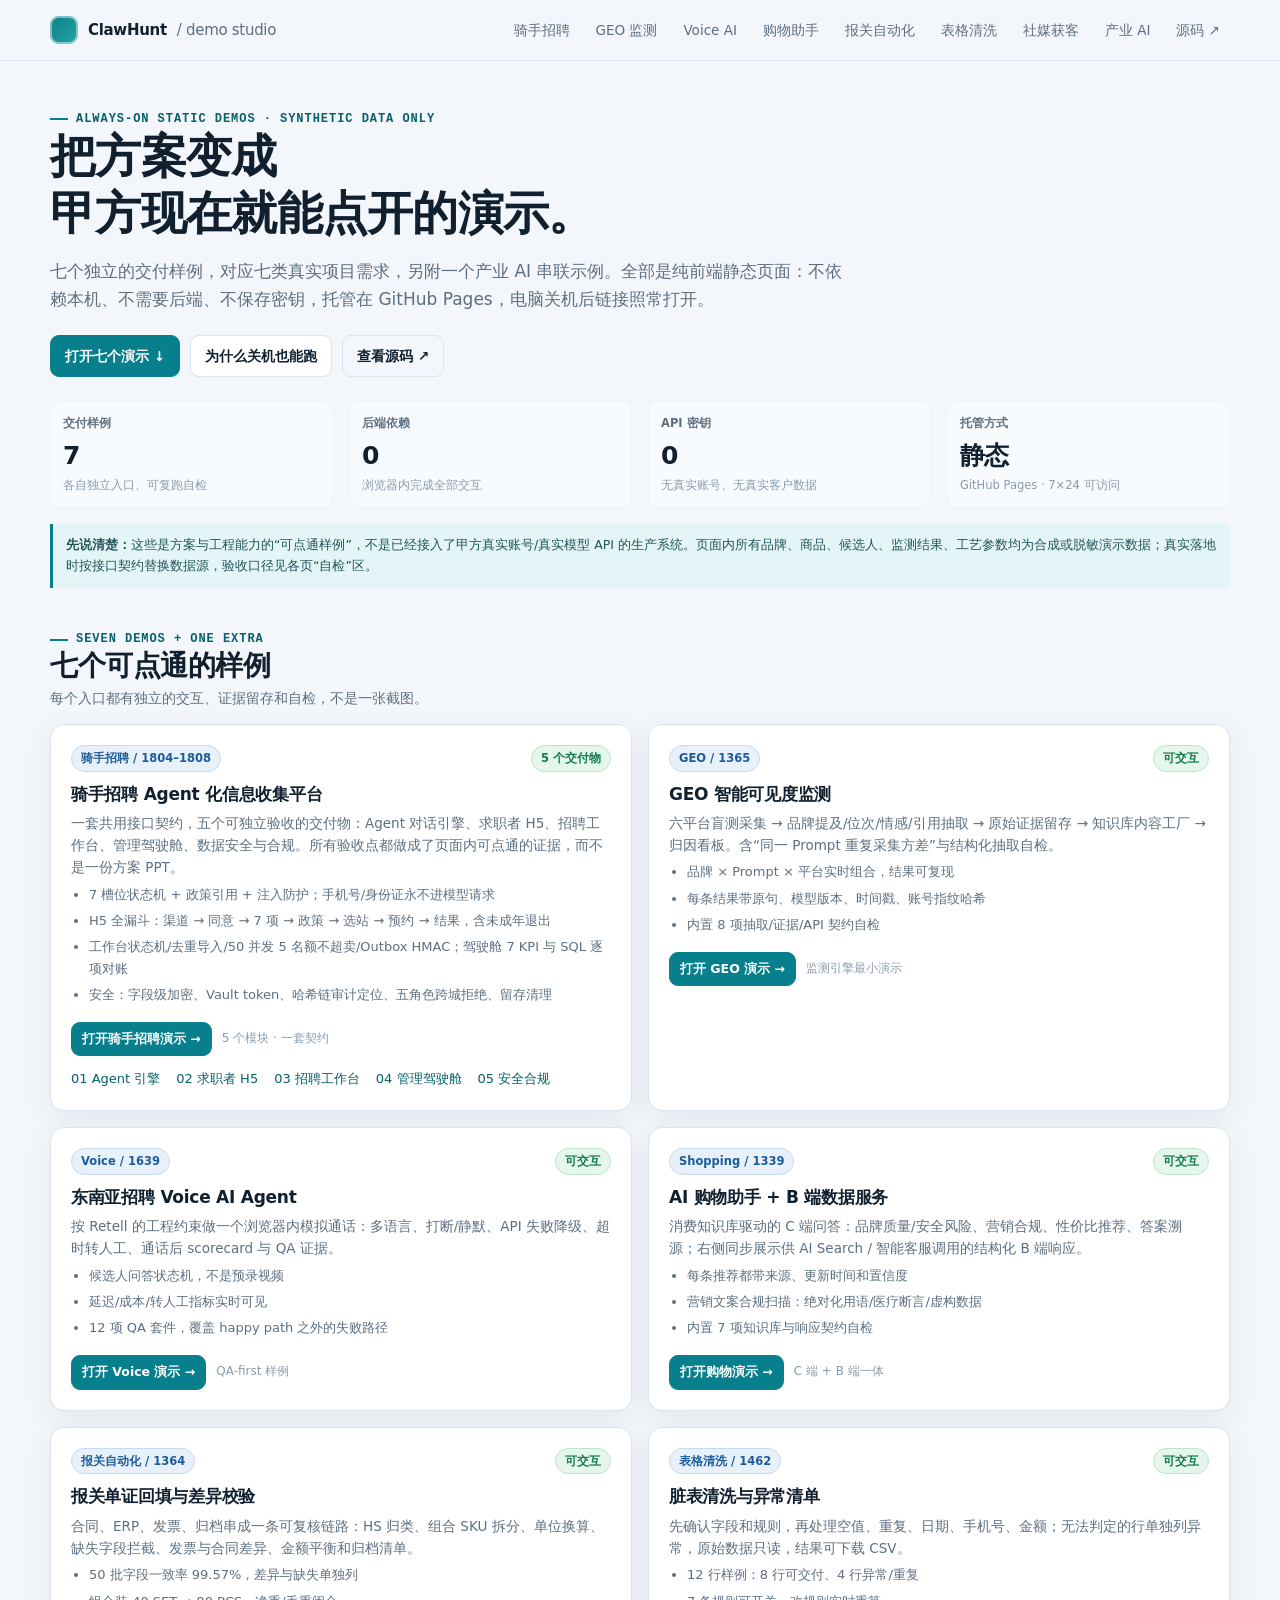
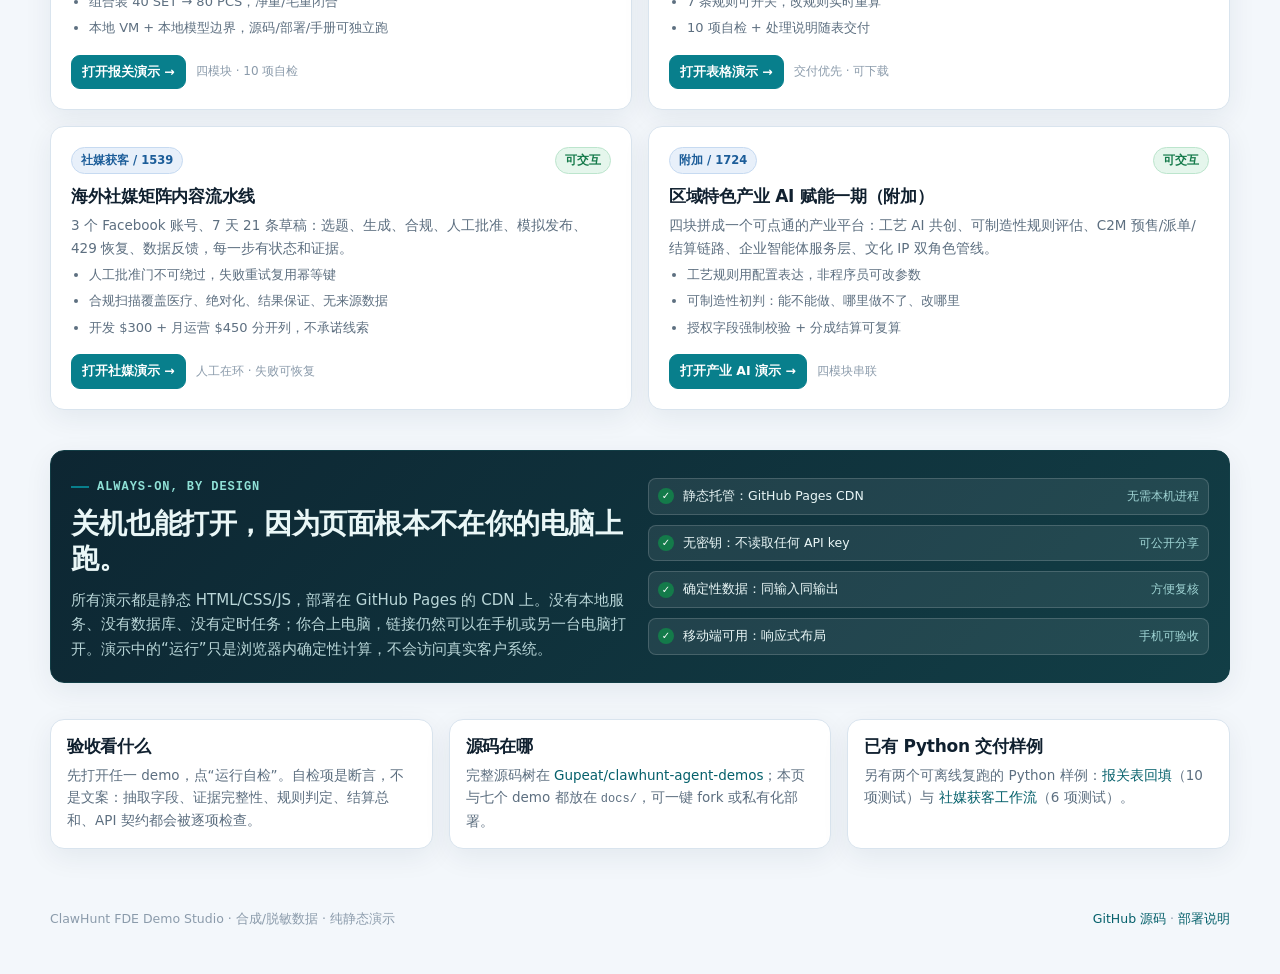
<file: docs/index.html>
<!DOCTYPE html>
<html lang="zh-CN">
<head>
<meta charset="utf-8">
<meta name="viewport" content="width=device-width, initial-scale=1">
<title>ClawHunt FDE Demo Studio · 七个可运行交付样例</title>
<meta name="description" content="七个可点通的交付样例：骑手招聘 Agent 平台（五个交付物）、GEO 可见度监测、招聘 Voice AI、AI 购物助手、报关自动化、表格清洗、海外社媒矩阵，另附产业 AI 示例。纯静态、零后端、无密钥，托管在 GitHub Pages。">
<link rel="icon" href="data:,">
<link rel="stylesheet" href="./assets/demo.css">
<style>
.never-down .checkrow { background:rgba(255,255,255,.08); border-color:rgba(255,255,255,.16); color:#eaf7f7; }
.never-down .checkrow .detail { color:#9fd4d4; }
</style>
</head>
<body>
<header class="topbar">
  <div class="wrap topbar-inner">
    <a class="brandmark" href="./"><span class="branddot"></span> ClawHunt <span class="muted" style="font-weight:500">/ demo studio</span></a>
    <nav class="navlinks" aria-label="主导航">
      <a href="./rider/">骑手招聘</a>
      <a href="./geo/">GEO 监测</a>
      <a href="./voice/">Voice AI</a>
      <a href="./shopping/">购物助手</a>
      <a href="./customs/">报关自动化</a>
      <a href="./sheet/">表格清洗</a>
      <a href="./social/">社媒获客</a>
      <a href="./industry/">产业 AI</a>
      <a href="https://github.com/Gupeat/clawhunt-agent-demos" target="_blank" rel="noopener">源码 ↗</a>
    </nav>
  </div>
</header>

<main>
  <section class="hero wrap">
    <div class="eyebrow">Always-on static demos · synthetic data only</div>
    <h1>把方案变成<br>甲方现在就能点开的演示。</h1>
    <p class="lede">七个独立的交付样例，对应七类真实项目需求，另附一个产业 AI 串联示例。全部是纯前端静态页面：不依赖本机、不需要后端、不保存密钥，托管在 GitHub Pages，电脑关机后链接照常打开。</p>
    <div class="hero-actions">
      <a class="btn primary" href="#demos">打开七个演示 ↓</a>
      <a class="btn" href="#always-on">为什么关机也能跑</a>
      <a class="btn ghost" href="https://github.com/Gupeat/clawhunt-agent-demos" target="_blank" rel="noopener">查看源码 ↗</a>
    </div>
    <div class="grid four mt24">
      <div class="kpi"><div class="k">交付样例</div><div class="v">7</div><div class="d">各自独立入口、可复跑自检</div></div>
      <div class="kpi"><div class="k">后端依赖</div><div class="v">0</div><div class="d">浏览器内完成全部交互</div></div>
      <div class="kpi"><div class="k">API 密钥</div><div class="v">0</div><div class="d">无真实账号、无真实客户数据</div></div>
      <div class="kpi"><div class="k">托管方式</div><div class="v">静态</div><div class="d">GitHub Pages · 7×24 可访问</div></div>
    </div>
    <div class="note mt16"><b>先说清楚：</b>这些是方案与工程能力的“可点通样例”，不是已经接入了甲方真实账号/真实模型 API 的生产系统。页面内所有品牌、商品、候选人、监测结果、工艺参数均为合成或脱敏演示数据；真实落地时按接口契约替换数据源，验收口径见各页“自检”区。</div>
  </section>

  <section id="demos" class="wrap" style="padding: 10px 0 30px">
    <div class="panel-title">
      <div><div class="eyebrow">Seven demos + one extra</div><h2>七个可点通的样例</h2><p>每个入口都有独立的交互、证据留存和自检，不是一张截图。</p></div>
    </div>
    <div class="grid two">
      <article class="card">
        <div class="row between"><span class="badge info">骑手招聘 / 1804–1808</span><span class="badge good">5 个交付物</span></div>
        <h3 class="mt12">骑手招聘 Agent 化信息收集平台</h3>
        <p class="sub">一套共用接口契约，五个可独立验收的交付物：Agent 对话引擎、求职者 H5、招聘工作台、管理驾驶舱、数据安全与合规。所有验收点都做成了页面内可点通的证据，而不是一份方案 PPT。</p>
        <ul class="clean fs13 mt12">
          <li>7 槽位状态机 + 政策引用 + 注入防护；手机号/身份证永不进模型请求</li>
          <li>H5 全漏斗：渠道 → 同意 → 7 项 → 政策 → 选站 → 预约 → 结果，含未成年退出</li>
          <li>工作台状态机/去重导入/50 并发 5 名额不超卖/Outbox HMAC；驾驶舱 7 KPI 与 SQL 逐项对账</li>
          <li>安全：字段级加密、Vault token、哈希链审计定位、五角色跨城拒绝、留存清理</li>
        </ul>
        <div class="row mt16"><a class="btn primary small" href="./rider/?m=overview">打开骑手招聘演示 →</a><span class="tiny">5 个模块 · 一套契约</span></div>
        <div class="row mt12 fs13" style="flex-wrap:wrap;gap:10px 16px">
          <a href="./rider/?m=agent">01 Agent 引擎</a>
          <a href="./rider/?m=h5">02 求职者 H5</a>
          <a href="./rider/?m=workbench">03 招聘工作台</a>
          <a href="./rider/?m=dashboard">04 管理驾驶舱</a>
          <a href="./rider/?m=security">05 安全合规</a>
        </div>
      </article>

      <article class="card">
        <div class="row between"><span class="badge info">GEO / 1365</span><span class="badge good">可交互</span></div>
        <h3 class="mt12">GEO 智能可见度监测</h3>
        <p class="sub">六平台盲测采集 → 品牌提及/位次/情感/引用抽取 → 原始证据留存 → 知识库内容工厂 → 归因看板。含“同一 Prompt 重复采集方差”与结构化抽取自检。</p>
        <ul class="clean fs13 mt12">
          <li>品牌 × Prompt × 平台实时组合，结果可复现</li>
          <li>每条结果带原句、模型版本、时间戳、账号指纹哈希</li>
          <li>内置 8 项抽取/证据/API 契约自检</li>
        </ul>
        <div class="row mt16"><a class="btn primary small" href="./geo/">打开 GEO 演示 →</a><span class="tiny">监测引擎最小演示</span></div>
      </article>

      <article class="card">
        <div class="row between"><span class="badge info">Voice / 1639</span><span class="badge good">可交互</span></div>
        <h3 class="mt12">东南亚招聘 Voice AI Agent</h3>
        <p class="sub">按 Retell 的工程约束做一个浏览器内模拟通话：多语言、打断/静默、API 失败降级、超时转人工、通话后 scorecard 与 QA 证据。</p>
        <ul class="clean fs13 mt12">
          <li>候选人问答状态机，不是预录视频</li>
          <li>延迟/成本/转人工指标实时可见</li>
          <li>12 项 QA 套件，覆盖 happy path 之外的失败路径</li>
        </ul>
        <div class="row mt16"><a class="btn primary small" href="./voice/">打开 Voice 演示 →</a><span class="tiny">QA-first 样例</span></div>
      </article>

      <article class="card">
        <div class="row between"><span class="badge info">Shopping / 1339</span><span class="badge good">可交互</span></div>
        <h3 class="mt12">AI 购物助手 + B 端数据服务</h3>
        <p class="sub">消费知识库驱动的 C 端问答：品牌质量/安全风险、营销合规、性价比推荐、答案溯源；右侧同步展示供 AI Search / 智能客服调用的结构化 B 端响应。</p>
        <ul class="clean fs13 mt12">
          <li>每条推荐都带来源、更新时间和置信度</li>
          <li>营销文案合规扫描：绝对化用语/医疗断言/虚构数据</li>
          <li>内置 7 项知识库与响应契约自检</li>
        </ul>
        <div class="row mt16"><a class="btn primary small" href="./shopping/">打开购物演示 →</a><span class="tiny">C 端 + B 端一体</span></div>
      </article>

      <article class="card">
        <div class="row between"><span class="badge info">报关自动化 / 1364</span><span class="badge good">可交互</span></div>
        <h3 class="mt12">报关单证回填与差异校验</h3>
        <p class="sub">合同、ERP、发票、归档串成一条可复核链路：HS 归类、组合 SKU 拆分、单位换算、缺失字段拦截、发票与合同差异、金额平衡和归档清单。</p>
        <ul class="clean fs13 mt12">
          <li>50 批字段一致率 99.57%，差异与缺失单独列</li>
          <li>组合装 40 SET → 80 PCS，净重/毛重闭合</li>
          <li>本地 VM + 本地模型边界，源码/部署/手册可独立跑</li>
        </ul>
        <div class="row mt16"><a class="btn primary small" href="./customs/">打开报关演示 →</a><span class="tiny">四模块 · 10 项自检</span></div>
      </article>

      <article class="card">
        <div class="row between"><span class="badge info">表格清洗 / 1462</span><span class="badge good">可交互</span></div>
        <h3 class="mt12">脏表清洗与异常清单</h3>
        <p class="sub">先确认字段和规则，再处理空值、重复、日期、手机号、金额；无法判定的行单独列异常，原始数据只读，结果可下载 CSV。</p>
        <ul class="clean fs13 mt12">
          <li>12 行样例：8 行可交付、4 行异常/重复</li>
          <li>7 条规则可开关，改规则实时重算</li>
          <li>10 项自检 + 处理说明随表交付</li>
        </ul>
        <div class="row mt16"><a class="btn primary small" href="./sheet/">打开表格演示 →</a><span class="tiny">交付优先 · 可下载</span></div>
      </article>

      <article class="card">
        <div class="row between"><span class="badge info">社媒获客 / 1539</span><span class="badge good">可交互</span></div>
        <h3 class="mt12">海外社媒矩阵内容流水线</h3>
        <p class="sub">3 个 Facebook 账号、7 天 21 条草稿：选题、生成、合规、人工批准、模拟发布、429 恢复、数据反馈，每一步有状态和证据。</p>
        <ul class="clean fs13 mt12">
          <li>人工批准门不可绕过，失败重试复用幂等键</li>
          <li>合规扫描覆盖医疗、绝对化、结果保证、无来源数据</li>
          <li>开发 $300 + 月运营 $450 分开列，不承诺线索</li>
        </ul>
        <div class="row mt16"><a class="btn primary small" href="./social/">打开社媒演示 →</a><span class="tiny">人工在环 · 失败可恢复</span></div>
      </article>

      <article class="card">
        <div class="row between"><span class="badge info">附加 / 1724</span><span class="badge good">可交互</span></div>
        <h3 class="mt12">区域特色产业 AI 赋能一期（附加）</h3>
        <p class="sub">四块拼成一个可点通的产业平台：工艺 AI 共创、可制造性规则评估、C2M 预售/派单/结算链路、企业智能体服务层、文化 IP 双角色管线。</p>
        <ul class="clean fs13 mt12">
          <li>工艺规则用配置表达，非程序员可改参数</li>
          <li>可制造性初判：能不能做、哪里做不了、改哪里</li>
          <li>授权字段强制校验 + 分成结算可复算</li>
        </ul>
        <div class="row mt16"><a class="btn primary small" href="./industry/">打开产业 AI 演示 →</a><span class="tiny">四模块串联</span></div>
      </article>
    </div>
  </section>

  <section id="always-on" class="wrap" style="padding: 10px 0 26px">
    <div class="card never-down" style="background: linear-gradient(135deg, #0d2632, #123e46); color: #eaf7f7; border-color: #123e46">
      <div class="grid two" style="align-items: center">
        <div>
          <div class="eyebrow" style="color:#8fe0d6">Always-on, by design</div>
          <h2 style="margin-top:10px">关机也能打开，因为页面根本不在你的电脑上跑。</h2>
          <p style="color:#b9d6d8; margin-top:12px">所有演示都是静态 HTML/CSS/JS，部署在 GitHub Pages 的 CDN 上。没有本地服务、没有数据库、没有定时任务；你合上电脑，链接仍然可以在手机或另一台电脑打开。演示中的“运行”只是浏览器内确定性计算，不会访问真实客户系统。</p>
        </div>
        <div class="stack">
          <div class="checkrow pass"><span class="dot">✓</span><span>静态托管：GitHub Pages CDN</span><span class="detail">无需本机进程</span></div>
          <div class="checkrow pass"><span class="dot">✓</span><span>无密钥：不读取任何 API key</span><span class="detail">可公开分享</span></div>
          <div class="checkrow pass"><span class="dot">✓</span><span>确定性数据：同输入同输出</span><span class="detail">方便复核</span></div>
          <div class="checkrow pass"><span class="dot">✓</span><span>移动端可用：响应式布局</span><span class="detail">手机可验收</span></div>
        </div>
      </div>
    </div>
  </section>

  <section class="wrap" style="padding: 10px 0 30px">
    <div class="grid three">
      <div class="card tight"><h3>验收看什么</h3><p class="sub">先打开任一 demo，点“运行自检”。自检项是断言，不是文案：抽取字段、证据完整性、规则判定、结算总和、API 契约都会被逐项检查。</p></div>
      <div class="card tight"><h3>源码在哪</h3><p class="sub">完整源码树在 <a href="https://github.com/Gupeat/clawhunt-agent-demos" target="_blank" rel="noopener">Gupeat/clawhunt-agent-demos</a>；本页与七个 demo 都放在 <span class="mono">docs/</span>，可一键 fork 或私有化部署。</p></div>
      <div class="card tight"><h3>已有 Python 交付样例</h3><p class="sub">另有两个可离线复跑的 Python 样例：<a href="https://github.com/Gupeat/clawhunt-agent-demos/tree/main/customs-agent" target="_blank" rel="noopener">报关表回填</a>（10 项测试）与 <a href="https://github.com/Gupeat/clawhunt-agent-demos/tree/main/social-workflow" target="_blank" rel="noopener">社媒获客工作流</a>（6 项测试）。</p></div>
    </div>
  </section>
</main>

<footer class="footer wrap">
  <div class="row between">
    <span>ClawHunt FDE Demo Studio · 合成/脱敏数据 · 纯静态演示</span>
    <span><a href="https://github.com/Gupeat/clawhunt-agent-demos" target="_blank" rel="noopener">GitHub 源码</a> · <a href="./README.md">部署说明</a></span>
  </div>
</footer>
</body>
</html>
</file>
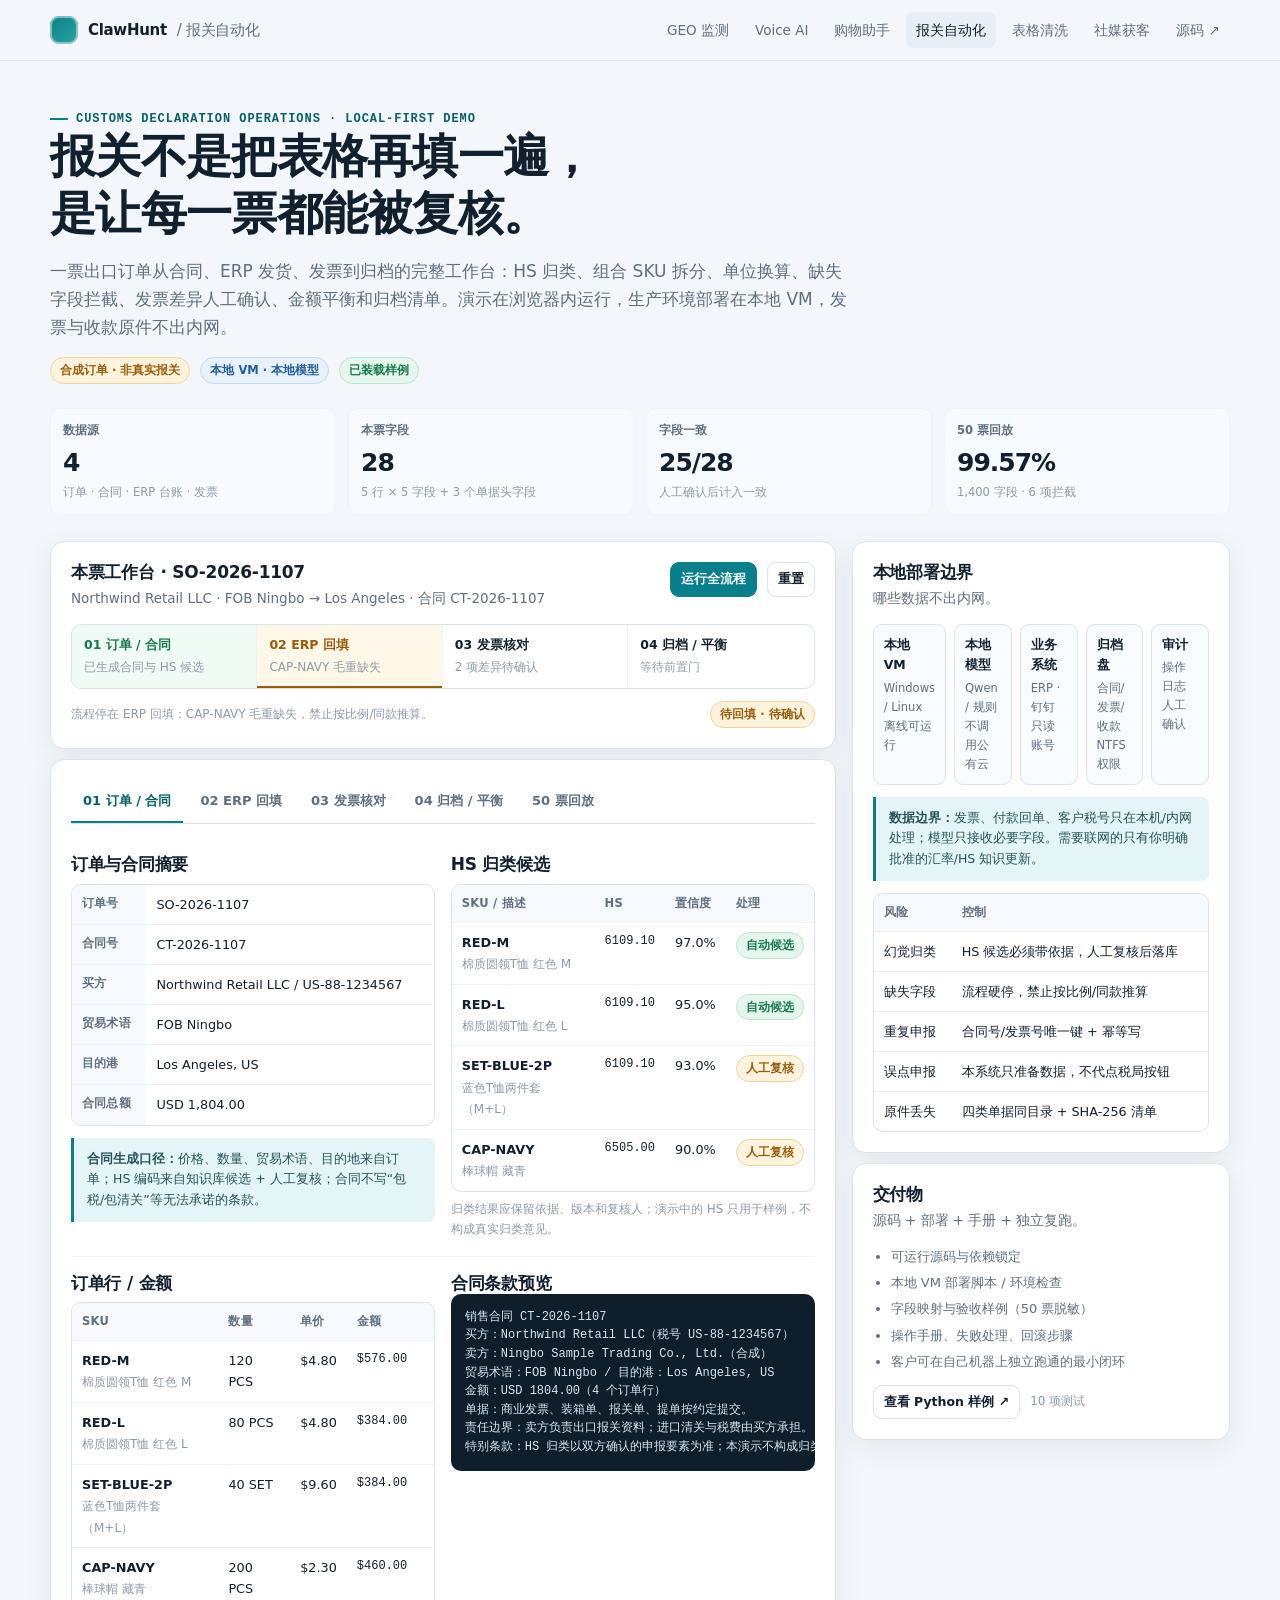
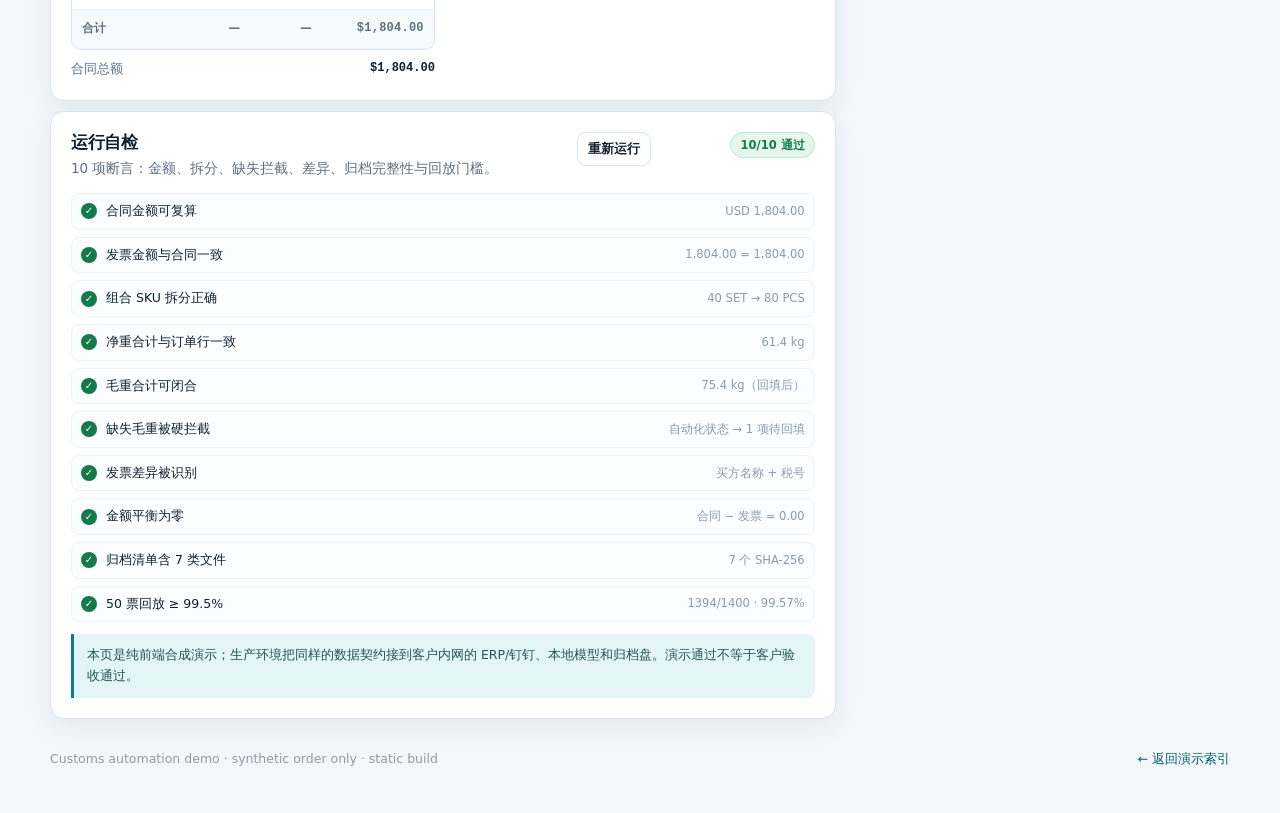
<file: docs/customs/index.html>
<!DOCTYPE html>
<html lang="zh-CN">
<head>
<meta charset="utf-8">
<meta name="viewport" content="width=device-width, initial-scale=1">
<title>报关自动化工作台 · 可点通演示</title>
<meta name="description" content="订单/合同、ERP 发货回填、发票差异核对、归档平衡的报关自动化演示；本地运行、人工复核、50 票验收回放。">
<link rel="icon" href="data:,">
<link rel="stylesheet" href="../assets/demo.css">
<style>
.customs-layout { display:grid; grid-template-columns:minmax(0,1.35fr) minmax(300px,.65fr); gap:16px; align-items:start; }
.customs-main { min-width:0; }
.side-stack { position:sticky; top:78px; }
.flowbar { display:grid; grid-template-columns:repeat(4,1fr); gap:0; border:1px solid var(--line); border-radius:10px; overflow:hidden; background:#fff; }
.flowstep { padding:10px 12px; border-right:1px solid var(--line-soft); font-size:12px; color:var(--faint); position:relative; }
.flowstep:last-child { border-right:0; }
.flowstep b { display:block; color:var(--ink); font-size:12.5px; margin-bottom:2px; }
.flowstep.done { background:#f1fbf5; }
.flowstep.done b { color:var(--good); }
.flowstep.current { background:#fff8e9; box-shadow:inset 0 -2px 0 var(--warn); }
.flowstep.current b { color:var(--warn); }
.flowstep .tiny { display:block; margin-top:3px; }
.erp-shell { border-radius:10px; border:1px solid #2b4d57; overflow:hidden; background:#0b1c25; color:#d9edf1; }
.erp-title { display:flex; align-items:center; justify-content:space-between; gap:10px; padding:9px 11px; background:#13303a; border-bottom:1px solid #24434d; font-size:12px; }
.erp-title b { color:#e9f7f8; }
.erp-body { padding:10px; overflow:auto; }
.erp-table { width:100%; border-collapse:collapse; font-size:11.5px; }
.erp-table th { background:#163741; color:#9fc3c8; padding:6px 7px; border:1px solid #24434d; text-align:left; white-space:nowrap; }
.erp-table td { padding:6px 7px; border:1px solid #24434d; color:#d9edf1; white-space:nowrap; }
.erp-table td.miss { background:#4b2a14; color:#ffd49a; border-color:#81552b; }
.visual-box { border:1px dashed #b9d6dd; background:#f5fbfb; border-radius:9px; padding:11px; }
.visual-box .scan { font-family:Consolas,monospace; font-size:11.5px; color:var(--accent-dark); background:#e7f6f7; border-left:3px solid var(--accent); padding:7px 9px; border-radius:0 6px 6px 0; }
.diff-table td.warn, .diff-table th.warn { background:#fff4e2; }
.diff-ok { color:var(--good); font-weight:800; }
.diff-bad { color:var(--bad); font-weight:800; }
.doc-tree { font-family:Consolas,monospace; font-size:12px; line-height:1.9; color:#3f5364; background:#fbfdff; border:1px solid var(--line-soft); border-radius:9px; padding:12px; overflow:auto; }
.doc-tree .ok { color:var(--good); font-weight:700; }
.doc-tree .missing { color:var(--bad); }
.balance-eq { display:grid; grid-template-columns:1fr auto 1fr auto 1fr auto 1fr; gap:7px; align-items:center; font-size:12.5px; }
.balance-eq .box { border:1px solid var(--line); border-radius:8px; padding:9px; background:#fbfdff; text-align:center; }
.balance-eq .box b { display:block; font-size:16px; margin-top:2px; }
.balance-eq .eq { color:var(--faint); font-weight:800; }
.replay-progress { height:10px; border-radius:999px; background:#e8eff5; overflow:hidden; }
.replay-progress > i { display:block; height:100%; width:0; background:linear-gradient(90deg,var(--accent),#38b0a6); transition:width .6s ease; }
.human-gate { border:1px solid #f0d39b; background:#fffaf0; border-radius:10px; padding:12px; }
.human-gate h4 { margin:0 0 5px; color:#7a4a06; font-size:13px; }
@media (max-width:960px){ .customs-layout{grid-template-columns:1fr;} .side-stack{position:static;} }
@media (max-width:720px){ .flowbar{grid-template-columns:1fr 1fr;} .balance-eq{grid-template-columns:1fr;} .balance-eq .eq{display:none;} }
</style>
</head>
<body>
<header class="topbar">
  <div class="wrap topbar-inner">
    <a class="brandmark" href="../"><span class="branddot"></span> ClawHunt <span class="muted" style="font-weight:500">/ 报关自动化</span></a>
    <nav class="navlinks" aria-label="演示导航">
      <a href="../geo/">GEO 监测</a><a href="../voice/">Voice AI</a><a href="../shopping/">购物助手</a>
      <a class="active" href="./">报关自动化</a><a href="../sheet/">表格清洗</a><a href="../social/">社媒获客</a>
      <a href="https://github.com/Gupeat/clawhunt-agent-demos/tree/main/docs/customs" target="_blank" rel="noopener">源码 ↗</a>
    </nav>
  </div>
</header>

<main class="wrap">
  <section class="hero">
    <div class="eyebrow">Customs declaration operations · local-first demo</div>
    <h1>报关不是把表格再填一遍，<br>是让每一票都能被复核。</h1>
    <p class="lede">一票出口订单从合同、ERP 发货、发票到归档的完整工作台：HS 归类、组合 SKU 拆分、单位换算、缺失字段拦截、发票差异人工确认、金额平衡和归档清单。演示在浏览器内运行，生产环境部署在本地 VM，发票与收款原件不出内网。</p>
    <div class="row mt16"><span class="badge warn">合成订单 · 非真实报关</span><span class="badge info">本地 VM · 本地模型</span><span class="badge good" id="run-state">已装载样例</span></div>
    <div class="kpis mt24">
      <div class="kpi"><div class="k">数据源</div><div class="v">4</div><div class="d">订单 · 合同 · ERP 台账 · 发票</div></div>
      <div class="kpi"><div class="k">本票字段</div><div class="v">28</div><div class="d">5 行 × 5 字段 + 3 个单据头字段</div></div>
      <div class="kpi"><div class="k">字段一致</div><div class="v" id="kpi-consistent">—</div><div class="d">人工确认后计入一致</div></div>
      <div class="kpi"><div class="k">50 票回放</div><div class="v">99.57%</div><div class="d">1,400 字段 · 6 项拦截</div></div>
    </div>
  </section>

  <section class="customs-layout">
    <div class="stack customs-main">
      <section class="card">
        <div class="panel-title">
          <div><h3>本票工作台 · SO-2026-1107</h3><p>Northwind Retail LLC · FOB Ningbo → Los Angeles · 合同 CT-2026-1107</p></div>
          <div class="row"><button class="btn primary small" id="run-all">运行全流程</button><button class="btn small" id="reset-flow">重置</button></div>
        </div>
        <div class="flowbar" id="flowbar"></div>
        <div class="row between mt12">
          <span class="tiny" id="flow-note">初始状态：合同已生成；ERP 回填有 1 个缺失字段待处理。</span>
          <span class="badge warn" id="gate-badge">等待人工</span>
        </div>
      </section>

      <section class="card">
        <div class="tabs" role="tablist" aria-label="报关流程">
          <button class="tab active" data-tab="order">01 订单 / 合同</button>
          <button class="tab" data-tab="erp">02 ERP 回填</button>
          <button class="tab" data-tab="invoice">03 发票核对</button>
          <button class="tab" data-tab="archive">04 归档 / 平衡</button>
          <button class="tab" data-tab="replay">50 票回放</button>
        </div>

        <div class="tabpane active" id="pane-order">
          <div class="grid two mt12">
            <div>
              <h3>订单与合同摘要</h3>
              <div class="table-wrap mt8"><table><tbody id="order-head"></tbody></table></div>
              <div class="note mt12"><b>合同生成口径：</b>价格、数量、贸易术语、目的地来自订单；HS 编码来自知识库候选 + 人工复核；合同不写“包税/包清关”等无法承诺的条款。</div>
            </div>
            <div>
              <h3>HS 归类候选</h3>
              <div class="table-wrap mt8"><table><thead><tr><th>SKU / 描述</th><th>HS</th><th>置信度</th><th>处理</th></tr></thead><tbody id="hs-body"></tbody></table></div>
              <p class="tiny mt8">归类结果应保留依据、版本和复核人；演示中的 HS 只用于样例，不构成真实归类意见。</p>
            </div>
          </div>
          <div class="divider"></div>
          <div class="grid two">
            <div><h3>订单行 / 金额</h3><div class="table-wrap mt8"><table><thead><tr><th>SKU</th><th>数量</th><th>单价</th><th>金额</th></tr></thead><tbody id="order-lines"></tbody></table></div><div class="row between mt8"><span class="muted fs13">合同总额</span><b class="mono" id="contract-total">—</b></div></div>
            <div><h3>合同条款预览</h3><pre class="code mt8" id="contract-preview"></pre></div>
          </div>
        </div>

        <div class="tabpane" id="pane-erp">
          <div class="panel-title mt12"><div><h3>ERP + 钉钉台账回填</h3><p>从出货单/台账抽取，再与合同逐字段比对；缺失字段不落库。</p></div><span class="badge warn" id="erp-badge">1 字段缺失</span></div>
          <div class="table-wrap"><table><thead><tr><th>SKU / 行</th><th>合同数量</th><th>ERP 提取</th><th>拆分 / 单位</th><th>净重</th><th>毛重</th><th>HS</th><th>状态</th></tr></thead><tbody id="erp-body"></tbody></table></div>
          <div class="grid two mt16">
            <div class="visual-box">
              <div class="row between"><h3>Computer Use 视觉回填</h3><span class="badge info" id="visual-badge">待补 1 字段</span></div>
              <div class="erp-shell mt8">
                <div class="erp-title"><b>ERP 出货单 · SHIP-2026-1107</b><span>内网 / 只读窗口</span></div>
                <div class="erp-body"><table class="erp-table" id="visual-table"></table></div>
              </div>
              <p class="scan mt8" id="visual-scan">视觉定位：CAP-NAVY 行“毛重”单元格为空；相邻行有毛重，但不得按比例推算。</p>
              <button class="btn small mt8" id="visual-fill">人工确认视觉回填 13.8 kg</button>
            </div>
            <div>
              <h3>字段级核对</h3>
              <div class="table-wrap mt8"><table><thead><tr><th>检查项</th><th>结果</th><th>说明</th></tr></thead><tbody id="erp-check-body"></tbody></table></div>
              <div class="note warn mt12">缺失值不自动补：CAP-NAVY 毛重为空时流程停在“待回填”，不会用同款/比例估算后继续申报。</div>
              <div class="note mt8"><b>组合 SKU 拆分：</b>SET-BLUE-2P × 40 SET → BLUE-M × 40 + BLUE-L × 40；发票侧按拆分后的 PCS 匹配，避免数量与金额重复。</div>
            </div>
          </div>
        </div>

        <div class="tabpane" id="pane-invoice">
          <div class="panel-title mt12"><div><h3>发票 vs 合同</h3><p>主体、税号、币种、金额、数量逐项比对；差异必须由人处理。</p></div><span class="badge bad" id="invoice-badge">2 项差异待确认</span></div>
          <div class="grid two">
            <div class="table-wrap"><table><thead><tr><th>单据头字段</th><th>合同</th><th>发票</th><th>结果</th></tr></thead><tbody id="invoice-head"></tbody></table></div>
            <div class="table-wrap"><table><thead><tr><th>发票行</th><th>数量</th><th>单价</th><th>金额</th><th>合同匹配</th></tr></thead><tbody id="invoice-lines"></tbody></table></div>
          </div>
          <div class="human-gate mt16" id="human-gate">
            <h4>人工确认点：发票差异</h4>
            <p class="fs13 muted" id="gate-text">发票买方为 “Northwind Retail Ltd”，合同为 “Northwind Retail LLC”；发票税号为空。不能自动改发票，也不能直接归档。</p>
            <div class="row mt12"><input id="confirm-note" type="text" value="已与财务核对：以合同主体 LLC 为准，供应商重开发票后归档" style="max-width:520px"><button class="btn primary small" id="confirm-invoice">财务确认并记录</button><button class="btn small" id="reject-invoice">退回供应商</button></div>
            <p class="tiny mt8" id="gate-log">确认动作会写入审计日志；真实环境应由财务/报关负责人操作，并保留更正后的发票。</p>
          </div>
          <div class="note mt12">税局/单一窗口的提交动作永远由人工触发；系统只准备数据、校验、留痕，不替人点“申报”。</div>
        </div>

        <div class="tabpane" id="pane-archive">
          <div class="panel-title mt12"><div><h3>归档与金额平衡</h3><p>合同、出货、发票、收款四类单据同目录归档，金额可复算。</p></div><span class="badge" id="archive-badge">待归档</span></div>
          <div class="grid two">
            <div>
              <h3>归档目录</h3>
              <div class="doc-tree mt8" id="doc-tree"></div>
              <div class="row mt12"><button class="btn small" id="download-manifest">下载归档清单 JSON</button><span class="tiny">清单含文件名、SHA-256、状态与人工确认记录。</span></div>
            </div>
            <div>
              <h3>金额平衡</h3>
              <div class="balance-eq mt8">
                <div class="box">合同<b id="bal-contract">—</b></div><span class="eq">−</span>
                <div class="box">发票<b id="bal-invoice">—</b></div><span class="eq">=</span>
                <div class="box">差异<b id="bal-diff">—</b></div><span class="eq">✓</span>
                <div class="box">收款<b id="bal-payment">—</b></div>
              </div>
              <div class="table-wrap mt12"><table><thead><tr><th>验收项</th><th>结果</th><th>说明</th></tr></thead><tbody id="archive-checks"></tbody></table></div>
              <div class="note mt12">归档不等于申报成功：本页只证明单据组织、字段校验和金额可复算；真实申报回执、海关状态与退税资料需另接单一窗口/代理系统。</div>
            </div>
          </div>
        </div>

        <div class="tabpane" id="pane-replay">
          <div class="panel-title mt12"><div><h3>50 票合成验收回放</h3><p>按同一口径跑 50 票 × 28 字段 = 1,400 个字段，检查自动一致率与拦截情况。</p></div><button class="btn small" id="run-replay">重新回放</button><span class="badge good" id="replay-badge">99.57%</span></div>
          <div class="kpis mb16">
            <div class="kpi"><div class="k">自动一致</div><div class="v" id="replay-consistent">—</div><div class="d">含 6 项人工拦截前</div></div>
            <div class="kpi"><div class="k">总字段</div><div class="v">1,400</div><div class="d">50 票 × 28 字段</div></div>
            <div class="kpi"><div class="k">未拦截逃逸</div><div class="v">0</div><div class="d">6 项全部停在人工门</div></div>
            <div class="kpi"><div class="k">验收门槛</div><div class="v">≥99.5%</div><div class="d">演示回放 99.57%</div></div>
          </div>
          <div class="replay-progress mb12"><i id="replay-bar"></i></div>
          <div class="table-wrap"><table><thead><tr><th>拦截类别</th><th>数量</th><th>示例</th><th>处理</th></tr></thead><tbody id="replay-body"></tbody></table></div>
          <div class="note mt12">回放数据是确定性合成样本，不代表真实客户的历史报关准确率。真实验收需在客户提供的 50 票脱敏数据上跑，逐字段对账并保留差异样本。</div>
        </div>
      </section>

      <section class="card" id="qa">
        <div class="panel-title"><div><h3>运行自检</h3><p>10 项断言：金额、拆分、缺失拦截、差异、归档完整性与回放门槛。</p></div><button class="btn small" id="run-checks">重新运行</button><span class="badge good" data-check-summary>—</span></div>
        <div class="checklist" id="checklist"></div>
        <div class="note mt12">本页是纯前端合成演示；生产环境把同样的数据契约接到客户内网的 ERP/钉钉、本地模型和归档盘。演示通过不等于客户验收通过。</div>
      </section>
    </div>

    <aside class="stack side-stack">
      <section class="card">
        <div class="panel-title"><div><h3>本地部署边界</h3><p>哪些数据不出内网。</p></div></div>
        <div class="diagram">
          <div class="node"><b>本地 VM</b>Windows / Linux<br>离线可运行</div>
          <div class="node"><b>本地模型</b>Qwen / 规则<br>不调用公有云</div>
          <div class="node"><b>业务系统</b>ERP · 钉钉<br>只读账号</div>
          <div class="node"><b>归档盘</b>合同/发票/收款<br>NTFS 权限</div>
          <div class="node"><b>审计</b>操作日志<br>人工确认</div>
        </div>
        <div class="note mt12"><b>数据边界：</b>发票、付款回单、客户税号只在本机/内网处理；模型只接收必要字段。需要联网的只有你明确批准的汇率/HS 知识更新。</div>
        <div class="table-wrap mt12"><table><thead><tr><th>风险</th><th>控制</th></tr></thead><tbody>
          <tr><td>幻觉归类</td><td>HS 候选必须带依据，人工复核后落库</td></tr>
          <tr><td>缺失字段</td><td>流程硬停，禁止按比例/同款推算</td></tr>
          <tr><td>重复申报</td><td>合同号/发票号唯一键 + 幂等写</td></tr>
          <tr><td>误点申报</td><td>本系统只准备数据，不代点税局按钮</td></tr>
          <tr><td>原件丢失</td><td>四类单据同目录 + SHA-256 清单</td></tr>
        </tbody></table></div>
      </section>

      <section class="card">
        <div class="panel-title"><div><h3>交付物</h3><p>源码 + 部署 + 手册 + 独立复跑。</p></div></div>
        <ul class="clean fs13">
          <li>可运行源码与依赖锁定</li>
          <li>本地 VM 部署脚本 / 环境检查</li>
          <li>字段映射与验收样例（50 票脱敏）</li>
          <li>操作手册、失败处理、回滚步骤</li>
          <li>客户可在自己机器上独立跑通的最小闭环</li>
        </ul>
        <div class="row mt12"><a class="btn small" href="https://github.com/Gupeat/clawhunt-agent-demos/tree/main/customs-agent" target="_blank" rel="noopener">查看 Python 样例 ↗</a><span class="tiny">10 项测试</span></div>
      </section>
    </aside>
  </section>
</main>

<footer class="footer wrap"><div class="row between"><span>Customs automation demo · synthetic order only · static build</span><a href="../">← 返回演示索引</a></div></footer>
<script src="../assets/common.js"></script>
<script src="./app.js"></script>
</body>
</html>
</file>
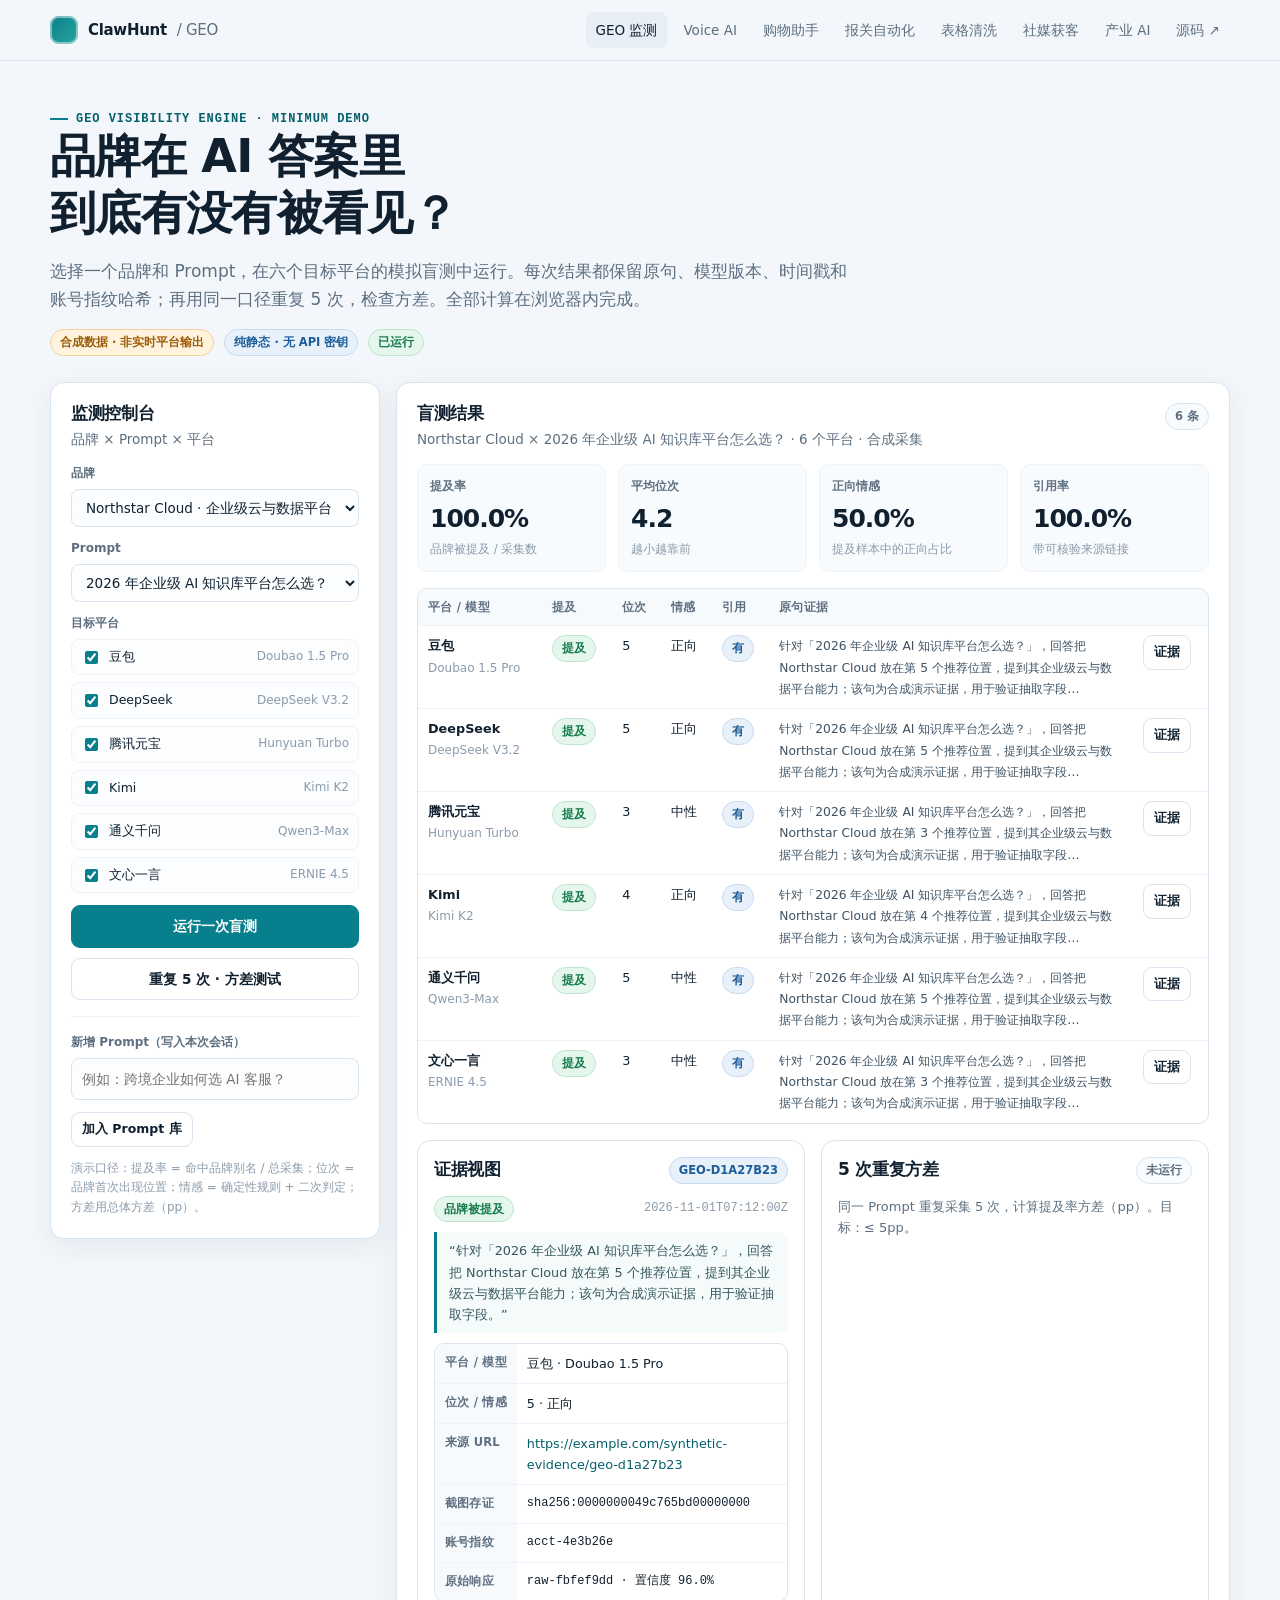
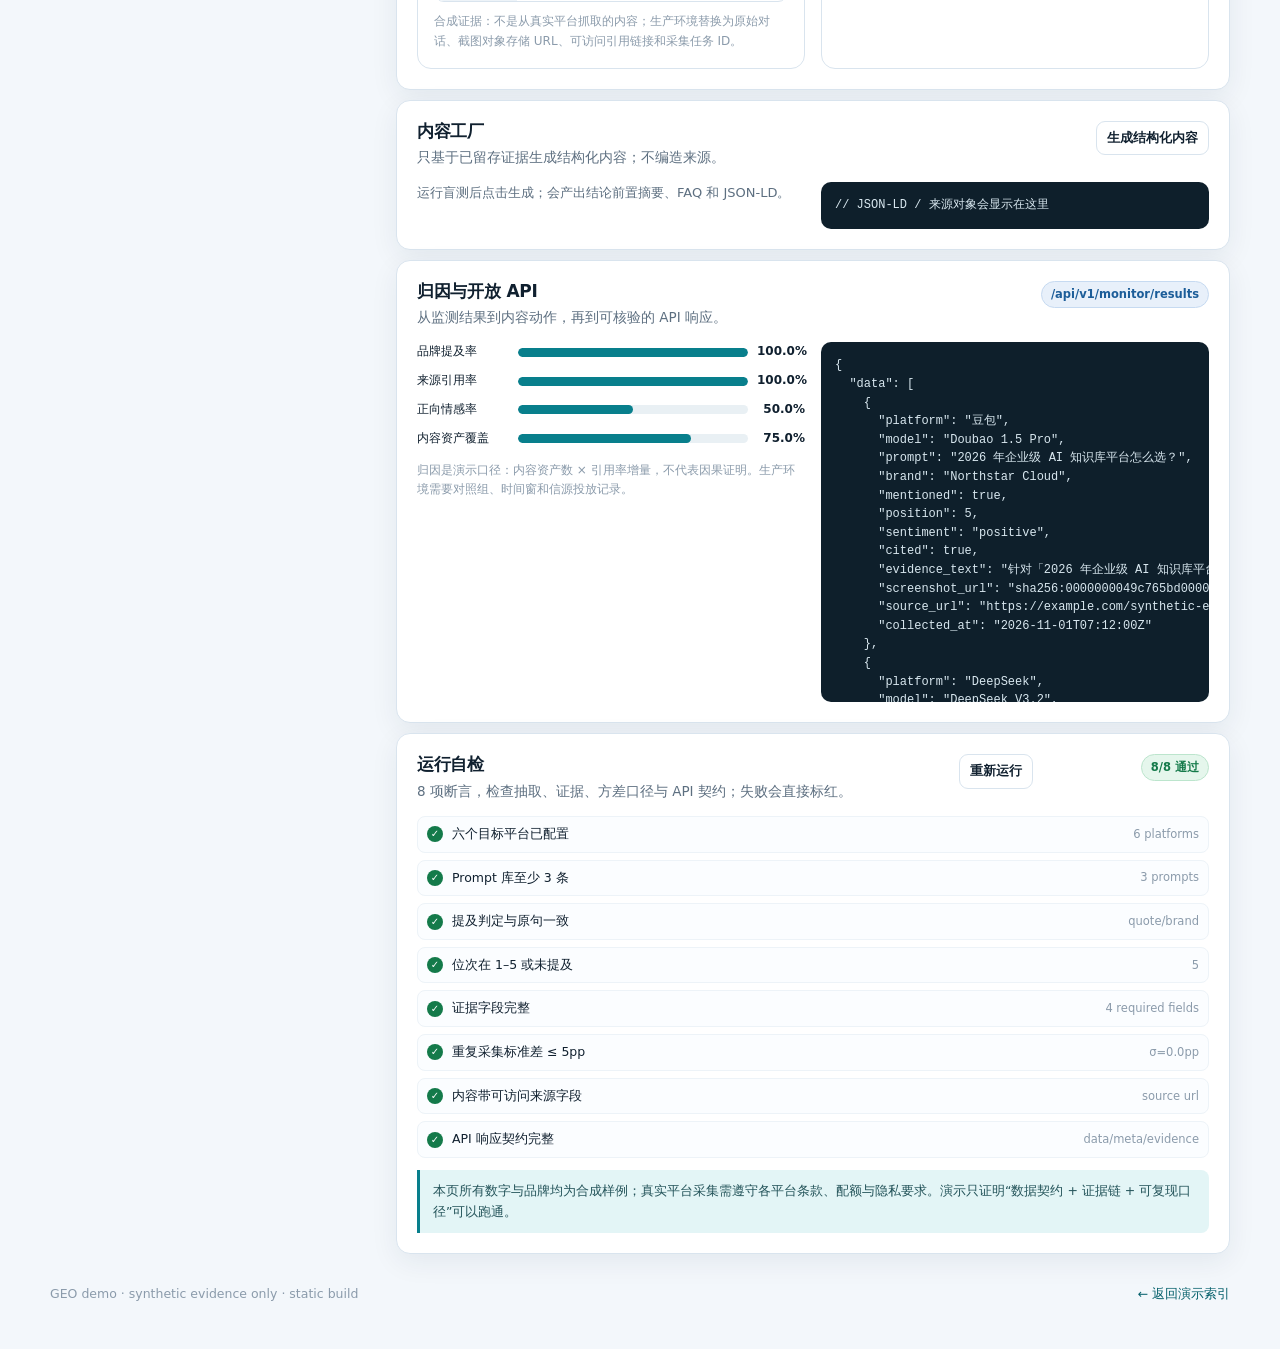
<file: docs/geo/index.html>
<!DOCTYPE html>
<html lang="zh-CN">
<head>
<meta charset="utf-8">
<meta name="viewport" content="width=device-width, initial-scale=1">
<title>GEO 智能可见度监测 · 可点通演示</title>
<meta name="description" content="六平台 AI 搜索品牌可见度盲测、证据留存、内容工厂与归因看板的最小可运行前端演示。">
<link rel="icon" href="data:,">
<link rel="stylesheet" href="../assets/demo.css">
<style>
.geo-layout { display:grid; grid-template-columns: 330px minmax(0,1fr); gap:16px; align-items:start; }
.geo-control { position:sticky; top:78px; }
.platform-list { display:grid; gap:7px; }
.platform-list label { display:flex; align-items:center; gap:8px; border:1px solid var(--line-soft); border-radius:8px; padding:7px 9px; font-size:12.5px; background:#fbfdff; cursor:pointer; }
.platform-list input { accent-color:var(--accent); }
.quote-cell { max-width:330px; }
.evidence-box { display:grid; gap:10px; }
.evidence-quote { border-left:3px solid var(--accent); padding:8px 12px; background:#f5fbfb; border-radius:0 8px 8px 0; color:#34575e; font-size:12.8px; }
@media (max-width:900px){ .geo-layout{grid-template-columns:1fr;} .geo-control{position:static;} }
</style>
</head>
<body>
<header class="topbar">
  <div class="wrap topbar-inner">
    <a class="brandmark" href="../"><span class="branddot"></span> ClawHunt <span class="muted" style="font-weight:500">/ GEO</span></a>
    <nav class="navlinks" aria-label="演示导航">
      <a class="active" href="./">GEO 监测</a>
      <a href="../voice/">Voice AI</a>
      <a href="../shopping/">购物助手</a>
      <a href="../customs/">报关自动化</a>
      <a href="../sheet/">表格清洗</a>
      <a href="../social/">社媒获客</a>
      <a href="../industry/">产业 AI</a>
      <a href="https://github.com/Gupeat/clawhunt-agent-demos/tree/main/docs/geo" target="_blank" rel="noopener">源码 ↗</a>
    </nav>
  </div>
</header>

<main class="wrap">
  <section class="hero">
    <div class="eyebrow">GEO visibility engine · minimum demo</div>
    <h1>品牌在 AI 答案里<br>到底有没有被看见？</h1>
    <p class="lede">选择一个品牌和 Prompt，在六个目标平台的模拟盲测中运行。每次结果都保留原句、模型版本、时间戳和账号指纹哈希；再用同一口径重复 5 次，检查方差。全部计算在浏览器内完成。</p>
    <div class="row mt16"><span class="badge warn">合成数据 · 非实时平台输出</span><span class="badge info">纯静态 · 无 API 密钥</span><span class="badge good" id="run-state">就绪</span></div>
  </section>

  <section class="geo-layout">
    <aside class="card geo-control">
      <div class="panel-title"><div><h3>监测控制台</h3><p>品牌 × Prompt × 平台</p></div></div>
      <label class="field"><span>品牌</span><select id="brand"></select></label>
      <label class="field"><span>Prompt</span><select id="prompt"></select></label>
      <div class="field"><span class="muted fs13" style="display:block;font-weight:700;font-size:12px;margin-bottom:5px">目标平台</span>
        <div class="platform-list" id="platforms"></div>
      </div>
      <div class="stack mt12">
        <button class="btn primary" id="run-audit">运行一次盲测</button>
        <button class="btn" id="run-variance">重复 5 次 · 方差测试</button>
      </div>
      <div class="divider"></div>
      <label class="field"><span>新增 Prompt（写入本次会话）</span><input id="new-prompt" type="text" maxlength="120" placeholder="例如：跨境企业如何选 AI 客服？"></label>
      <button class="btn small" id="add-prompt">加入 Prompt 库</button>
      <p class="tiny mt12">演示口径：提及率 = 命中品牌别名 / 总采集；位次 = 品牌首次出现位置；情感 = 确定性规则 + 二次判定；方差用总体方差（pp）。</p>
    </aside>

    <div class="stack">
      <section class="card">
        <div class="panel-title">
          <div><h3>盲测结果</h3><p id="result-sub">选择品牌与 Prompt 后运行；表中每条都带证据索引。</p></div>
          <span class="badge" id="result-count">0 条</span>
        </div>
        <div class="kpis mb16">
          <div class="kpi"><div class="k">提及率</div><div class="v" id="kpi-mention">—</div><div class="d">品牌被提及 / 采集数</div></div>
          <div class="kpi"><div class="k">平均位次</div><div class="v" id="kpi-position">—</div><div class="d">越小越靠前</div></div>
          <div class="kpi"><div class="k">正向情感</div><div class="v" id="kpi-sentiment">—</div><div class="d">提及样本中的正向占比</div></div>
          <div class="kpi"><div class="k">引用率</div><div class="v" id="kpi-citation">—</div><div class="d">带可核验来源链接</div></div>
        </div>
        <div class="table-wrap">
          <table>
            <thead><tr><th>平台 / 模型</th><th>提及</th><th>位次</th><th>情感</th><th>引用</th><th>原句证据</th><th></th></tr></thead>
            <tbody id="result-body"><tr><td colspan="7" class="muted">尚未运行。点击左侧“运行一次盲测”。</td></tr></tbody>
          </table>
        </div>
        <div class="grid two mt16">
          <div class="card tight" style="box-shadow:none">
            <div class="row between"><h3>证据视图</h3><span class="badge info" id="evidence-label">未选择</span></div>
            <div id="evidence-card" class="evidence-box mt12"><p class="muted fs13">点击结果表中的“证据”查看原句、截图哈希与复现信息。</p></div>
          </div>
          <div class="card tight" style="box-shadow:none">
            <div class="row between"><h3>5 次重复方差</h3><span class="badge" id="variance-badge">未运行</span></div>
            <div id="variance-card" class="mt12"><p class="muted fs13">同一 Prompt 重复采集 5 次，计算提及率方差（pp）。目标：≤ 5pp。</p></div>
          </div>
        </div>
      </section>

      <section class="card">
        <div class="panel-title"><div><h3>内容工厂</h3><p>只基于已留存证据生成结构化内容；不编造来源。</p></div><button class="btn small" id="generate-content">生成结构化内容</button></div>
        <div class="grid two">
          <div id="content-preview"><p class="muted fs13">运行盲测后点击生成；会产出结论前置摘要、FAQ 和 JSON-LD。</p></div>
          <pre class="code" id="content-json">// JSON-LD / 来源对象会显示在这里</pre>
        </div>
      </section>

      <section class="card">
        <div class="panel-title"><div><h3>归因与开放 API</h3><p>从监测结果到内容动作，再到可核验的 API 响应。</p></div><span class="badge info">/api/v1/monitor/results</span></div>
        <div class="grid two">
          <div>
            <div class="bars" id="attribution-bars"></div>
            <p class="tiny mt12">归因是演示口径：内容资产数 × 引用率增量，不代表因果证明。生产环境需要对照组、时间窗和信源投放记录。</p>
          </div>
          <pre class="code" id="api-json">// 运行后生成 API 响应样例</pre>
        </div>
      </section>

      <section class="card" id="qa">
        <div class="panel-title"><div><h3>运行自检</h3><p>8 项断言，检查抽取、证据、方差口径与 API 契约；失败会直接标红。</p></div><button class="btn small" id="run-checks">重新运行</button><span class="badge good" data-check-summary>—</span></div>
        <div class="checklist" id="checklist"></div>
        <div class="note mt12">本页所有数字与品牌均为合成样例；真实平台采集需遵守各平台条款、配额与隐私要求。演示只证明“数据契约 + 证据链 + 可复现口径”可以跑通。</div>
      </section>
    </div>
  </section>
</main>

<footer class="footer wrap"><div class="row between"><span>GEO demo · synthetic evidence only · static build</span><a href="../">← 返回演示索引</a></div></footer>
<script src="../assets/common.js"></script>
<script src="./app.js"></script>
</body>
</html>
</file>
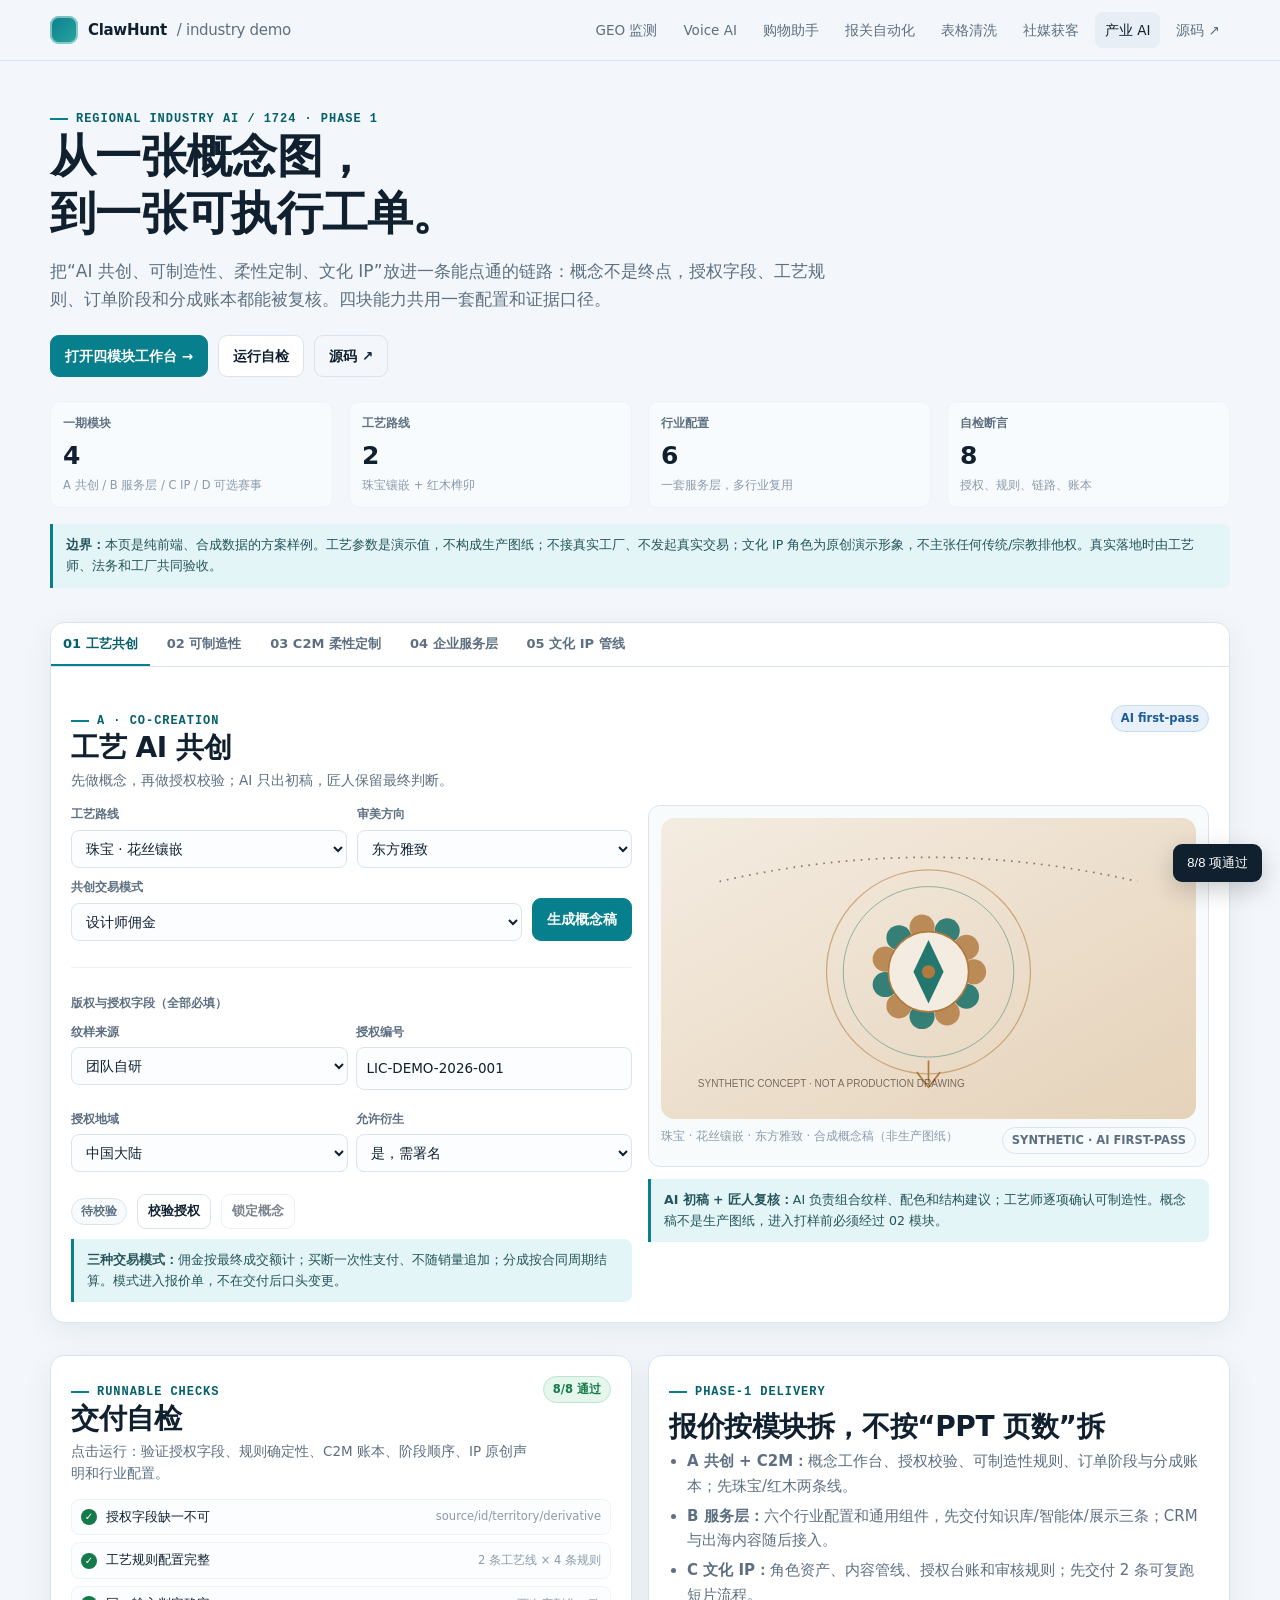
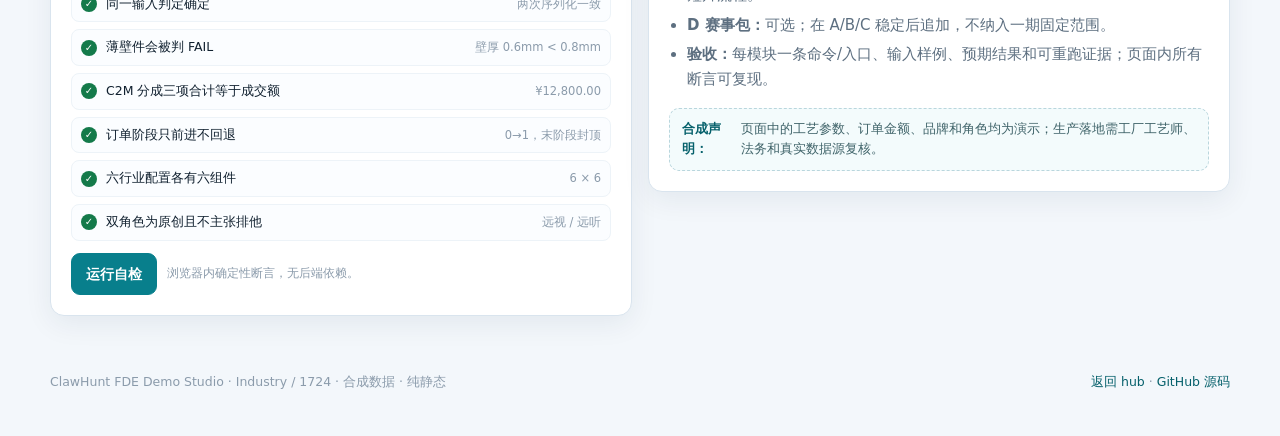
<file: docs/industry/index.html>
<!DOCTYPE html>
<html lang="zh-CN">
<head>
<meta charset="utf-8">
<meta name="viewport" content="width=device-width, initial-scale=1">
<title>区域特色产业 AI 赋能一期 · 可运行样例</title>
<meta name="description" content="工艺 AI 共创、可制造性规则评估、C2M 柔性定制链路、企业智能体服务层与文化 IP 双角色管线。纯静态合成样例。">
<link rel="icon" href="data:,">
<link rel="stylesheet" href="../assets/demo.css">
<style>
  .concept-frame { border: 1px solid var(--line); border-radius: 12px; background: #f7fbfc; padding: 12px; }
  .concept-frame svg { display: block; width: 100%; height: auto; border-radius: 8px; }
  .concept-caption { display: flex; justify-content: space-between; gap: 10px; margin-top: 8px; color: var(--faint); font-size: 11.5px; }
  .character { border: 1px solid var(--line); border-radius: 12px; background: linear-gradient(160deg, #f2fbfa, #fff); padding: 12px; }
  .character .face { height: 120px; border-radius: 9px; background: radial-gradient(circle at 50% 32%, #c9ebe5 0 26%, transparent 27%), radial-gradient(circle at 50% 78%, #d9f1ec 0 38%, transparent 39%), #eef9f7; position: relative; overflow: hidden; }
  .character .face::before, .character .face::after { content: ""; position: absolute; width: 12px; height: 12px; border-radius: 50%; background: #0c6c6d; top: 43%; }
  .character .face::before { left: 35%; } .character .face::after { right: 35%; }
  .ledger { display: grid; gap: 7px; }
  .ledger-row { display: flex; justify-content: space-between; gap: 10px; border-bottom: 1px dashed var(--line); padding: 6px 0; font-size: 12.5px; }
  .ledger-row b { text-align: right; }
  .mini-label { color: var(--muted); font-size: 11.5px; font-weight: 700; }
  @media (max-width: 620px) { .concept-caption { display: block; } }
</style>
</head>
<body>
<header class="topbar">
  <div class="wrap topbar-inner">
    <a class="brandmark" href="../"><span class="branddot"></span> ClawHunt <span class="muted" style="font-weight:500">/ industry demo</span></a>
    <nav class="navlinks" aria-label="主导航">
      <a href="../geo/">GEO 监测</a>
      <a href="../voice/">Voice AI</a>
      <a href="../shopping/">购物助手</a>
      <a href="../customs/">报关自动化</a>
      <a href="../sheet/">表格清洗</a>
      <a href="../social/">社媒获客</a>
      <a href="./" class="active">产业 AI</a>
      <a href="https://github.com/Gupeat/clawhunt-agent-demos" target="_blank" rel="noopener">源码 ↗</a>
    </nav>
  </div>
</header>

<main>
  <section class="hero wrap">
    <div class="eyebrow">Regional industry AI / 1724 · phase 1</div>
    <h1>从一张概念图，<br>到一张可执行工单。</h1>
    <p class="lede">把“AI 共创、可制造性、柔性定制、文化 IP”放进一条能点通的链路：概念不是终点，授权字段、工艺规则、订单阶段和分成账本都能被复核。四块能力共用一套配置和证据口径。</p>
    <div class="hero-actions">
      <a class="btn primary" href="#workspace">打开四模块工作台 →</a>
      <a class="btn" href="#checks">运行自检</a>
      <a class="btn ghost" href="https://github.com/Gupeat/clawhunt-agent-demos" target="_blank" rel="noopener">源码 ↗</a>
    </div>
    <div class="grid four mt24">
      <div class="kpi"><div class="k">一期模块</div><div class="v">4</div><div class="d">A 共创 / B 服务层 / C IP / D 可选赛事</div></div>
      <div class="kpi"><div class="k">工艺路线</div><div class="v">2</div><div class="d">珠宝镶嵌 + 红木榫卯</div></div>
      <div class="kpi"><div class="k">行业配置</div><div class="v">6</div><div class="d">一套服务层，多行业复用</div></div>
      <div class="kpi"><div class="k">自检断言</div><div class="v" id="check-count">8</div><div class="d">授权、规则、链路、账本</div></div>
    </div>
    <div class="note mt16"><b>边界：</b>本页是纯前端、合成数据的方案样例。工艺参数是演示值，不构成生产图纸；不接真实工厂、不发起真实交易；文化 IP 角色为原创演示形象，不主张任何传统/宗教排他权。真实落地时由工艺师、法务和工厂共同验收。</div>
  </section>

  <section id="workspace" class="wrap" style="padding: 8px 0 24px">
    <div class="card" style="padding: 0; overflow: hidden">
      <div class="tabs" role="tablist" aria-label="四模块工作台">
        <button class="tab active" id="tab-creative" data-pane="pane-creative" role="tab" aria-selected="true">01 工艺共创</button>
        <button class="tab" id="tab-mfg" data-pane="pane-mfg" role="tab" aria-selected="false">02 可制造性</button>
        <button class="tab" id="tab-c2m" data-pane="pane-c2m" role="tab" aria-selected="false">03 C2M 柔性定制</button>
        <button class="tab" id="tab-service" data-pane="pane-service" role="tab" aria-selected="false">04 企业服务层</button>
        <button class="tab" id="tab-ip" data-pane="pane-ip" role="tab" aria-selected="false">05 文化 IP 管线</button>
      </div>

      <div style="padding: 20px">
        <section id="pane-creative" class="tabpane active" role="tabpanel" aria-labelledby="tab-creative">
          <div class="panel-title">
            <div><div class="eyebrow">A · co-creation</div><h2>工艺 AI 共创</h2><p>先做概念，再做授权校验；AI 只出初稿，匠人保留最终判断。</p></div>
            <span class="badge info">AI first-pass</span>
          </div>
          <div class="grid two" style="align-items:start">
            <div class="stack">
              <div class="row">
                <label class="field" style="flex:1; margin-bottom:0"><span>工艺路线</span><select id="craft-select"><option value="jewelry">珠宝 · 花丝镶嵌</option><option value="wood">红木 · 榫卯雕刻</option></select></label>
                <label class="field" style="flex:1; margin-bottom:0"><span>审美方向</span><select id="style-select"><option value="oriental">东方雅致</option><option value="modern">现代几何</option><option value="festive">节庆礼赠</option></select></label>
              </div>
              <div class="row">
                <label class="field" style="flex:1; margin-bottom:0"><span>共创交易模式</span><select id="deal-mode"><option value="commission">设计师佣金</option><option value="buyout">一次买断</option><option value="share">销售分成</option></select></label>
                <button class="btn primary" id="generate-concept" type="button" style="align-self:end">生成概念稿</button>
              </div>
              <div class="divider"></div>
              <div class="mini-label">版权与授权字段（全部必填）</div>
              <div class="grid two" style="gap:8px">
                <label class="field"><span>纹样来源</span><select id="license-source"><option value="self-made">团队自研</option><option value="licensed">已授权第三方</option><option value="public">公共领域</option><option value="missing">待补充</option></select></label>
                <label class="field"><span>授权编号</span><input id="license-id" type="text" value="LIC-DEMO-2026-001"></label>
                <label class="field"><span>授权地域</span><select id="license-territory"><option value="cn">中国大陆</option><option value="global">全球</option><option value="missing">待确认</option></select></label>
                <label class="field"><span>允许衍生</span><select id="license-derivative"><option value="yes">是，需署名</option><option value="no">否</option><option value="missing">待确认</option></select></label>
              </div>
              <div class="row"><span id="license-status" class="badge">待校验</span><button class="btn small" id="validate-license" type="button">校验授权</button><button class="btn small" id="lock-concept" type="button" disabled>锁定概念</button></div>
              <div class="note"><b>三种交易模式：</b>佣金按最终成交额计；买断一次性支付、不随销量追加；分成按合同周期结算。模式进入报价单，不在交付后口头变更。</div>
            </div>
            <div>
              <div class="concept-frame">
                <div id="concept-preview"></div>
                <div class="concept-caption"><span id="concept-caption">合成概念稿 · 尚未生成</span><span id="concept-tag">DEMO</span></div>
              </div>
              <div class="note mt12"><b>AI 初稿 + 匠人复核：</b>AI 负责组合纹样、配色和结构建议；工艺师逐项确认可制造性。概念稿不是生产图纸，进入打样前必须经过 02 模块。</div>
            </div>
          </div>
        </section>

        <section id="pane-mfg" class="tabpane" role="tabpanel" aria-labelledby="tab-mfg">
          <div class="panel-title">
            <div><div class="eyebrow">A · manufacturability</div><h2>可制造性评估</h2><p>规则在 JSON 配置里，非程序员可改阈值；输出“能做/风险/做不了 + 改哪里”。</p></div>
            <span class="badge warn">AI 初判 · 匠人复核</span>
          </div>
          <div class="grid two" style="align-items:start">
            <div>
              <label class="field"><span>工艺路线</span><select id="mfg-craft"><option value="jewelry">珠宝 · 花丝镶嵌</option><option value="wood">红木 · 榫卯雕刻</option></select></label>
              <div id="mfg-form" class="grid two" style="gap:8px"></div>
              <div class="row"><button class="btn primary" id="run-mfg" type="button">重新评估</button><span class="badge" id="mfg-summary">待评估</span></div>
              <div class="note mt12"><b>规则配置：</b>每条规则含字段、比较符、阈值、等级和建议；改配置即改判定，不改代码。规则版本随报价单冻结。</div>
              <pre class="code mt12" id="rule-json" aria-label="规则配置 JSON"></pre>
            </div>
            <div class="card tight">
              <div class="row between"><h3>评估结果</h3><span class="tiny" id="mfg-meta"></span></div>
              <div class="table-wrap mt12"><table><thead><tr><th>检查项</th><th>输入</th><th>判定</th><th>建议</th></tr></thead><tbody id="mfg-rows"></tbody></table></div>
              <div id="mfg-advice" class="mt12"></div>
            </div>
          </div>
        </section>

        <section id="pane-c2m" class="tabpane" role="tabpanel" aria-labelledby="tab-c2m">
          <div class="panel-title">
            <div><div class="eyebrow">A · C2M</div><h2>预售 → 派单 → 质检 → 结算</h2><p>阶段可推进、分成可复算、质检和退款规则在链路里；不是一张流程图。</p></div>
            <span class="badge info">6 stages</span>
          </div>
          <div class="grid two" style="align-items:start">
            <div class="card tight">
              <div class="row between"><h3>订单阶段</h3><span id="c2m-status" class="badge">预售中</span></div>
              <div id="c2m-stages" class="stepbar mt12"></div>
              <div class="row mt16"><button class="btn primary" id="c2m-advance" type="button">推进到下一阶段</button><button class="btn" id="c2m-reset" type="button">重置</button><span class="tiny" id="c2m-hint">当前阶段：预售与需求确认</span></div>
              <div id="c2m-events" class="stack mt12" aria-live="polite"></div>
              <div class="note mt12"><b>质量门：</b>质检不合格时不允许发货；返工记录绑定订单；退款按阶段和已发生工时计算，规则在配置中。</div>
            </div>
            <div class="card tight">
              <h3>分成账本</h3>
              <label class="field mt12"><span>订单成交额（元）</span><input id="c2m-amount" type="number" min="1" step="1" value="12800"></label>
              <div id="c2m-ledger" class="ledger"></div>
              <div class="note mt12"><b>结算口径：</b>设计师 12% · 平台 8% · 工坊 80%；金额四舍五入到分并做尾差校正，确保三项之和等于成交额。</div>
            </div>
          </div>
        </section>

        <section id="pane-service" class="tabpane" role="tabpanel" aria-labelledby="tab-service">
          <div class="panel-title">
            <div><div class="eyebrow">B · shared AI service layer</div><h2>企业智能体服务层</h2><p>同一套组件按行业配置复用：知识库、智能体、流程、展示、经营分析、出海内容。</p></div>
            <span class="badge good">6 industries</span>
          </div>
          <div id="service-grid" class="grid three"></div>
          <div class="grid two mt16" style="align-items:start">
            <div class="card tight"><h3>行业配置输出</h3><p class="sub">选择行业卡片，生成该行业的启用模块与 FDE 交付模板。</p><pre class="code mt12" id="service-json" aria-label="行业配置 JSON"></pre></div>
            <div class="card tight"><h3>FDE 交付模板</h3><ul class="clean mt8"><li>需求工作坊 → 数据/接口清单 → 组件配置 → 验收脚本</li><li>每个行业至少 1 个可点通场景 + 1 份失败路径测试</li><li>上线后看板：采用率、转人工率、失败率、内容引用率</li><li>不把“模型上线”当交付完成；以业务动作闭环为准</li></ul><div class="note mt12"><b>复用边界：</b>组件复用，数据和权限不跨行业混用；每个行业独立配置、独立验收。</div></div>
          </div>
        </section>

        <section id="pane-ip" class="tabpane" role="tabpanel" aria-labelledby="tab-ip">
          <div class="panel-title">
            <div><div class="eyebrow">C · cultural IP</div><h2>双角色内容与授权管线</h2><p>原创角色“远视 / 远听”：剧本 → 分镜 → 角色资产 → 视频 → 配音 → 字幕 → 审核；授权台账与质量门一起走。</p></div>
            <span class="badge info">original characters</span>
          </div>
          <div class="grid two" style="align-items:start">
            <div>
              <div class="grid two">
                <div class="character"><div class="face" aria-hidden="true"></div><h3 class="mt8">远视 · 观察者</h3><p class="sub">记录细节，不替消费者下结论。</p></div>
                <div class="character"><div class="face" aria-hidden="true"></div><h3 class="mt8">远听 · 倾听者</h3><p class="sub">收集反馈，不冒充传统/宗教形象。</p></div>
              </div>
              <div class="note mt12"><b>原创声明：</b>两个角色为本项目原创演示形象，不使用、不主张任何传统纹样、宗教符号或既有 IP 的排他权；对外授权前先完成近似检索和法务复核。</div>
              <div class="row mt12"><button class="btn primary" id="ip-advance" type="button">推进内容管线</button><span id="ip-status" class="badge">剧本</span></div>
              <div id="ip-pipeline" class="stepbar mt12"></div>
            </div>
            <div class="card tight">
              <h3>授权台账</h3>
              <div class="ledger mt12">
                <div class="ledger-row"><span>授权对象</span><b>合成品牌 A（演示）</b></div>
                <div class="ledger-row"><span>授权地域</span><b>中国大陆 · 非独家</b></div>
                <div class="ledger-row"><span>允许媒介</span><b>短视频 / 电商详情页</b></div>
                <div class="ledger-row"><span>禁止用途</span><b>医疗背书 / 金融承诺 / 转授权</b></div>
                <div class="ledger-row"><span>审核状态</span><b><span class="badge good">法务复核通过（演示）</span></b></div>
              </div>
              <div class="note mt12"><b>衍生质量规则：</b>角色比例、配色、口头禅不得改写；不得生成与真人肖像混淆的形象；每条素材保留 prompt、模型版本和人工审核记录。</div>
            </div>
          </div>
        </section>
      </div>
    </div>
  </section>

  <section class="wrap" style="padding: 8px 0 26px">
    <div class="grid two" style="align-items:start">
      <div class="card" id="checks">
        <div class="panel-title">
          <div><div class="eyebrow">Runnable checks</div><h2>交付自检</h2><p>点击运行：验证授权字段、规则确定性、C2M 账本、阶段顺序、IP 原创声明和行业配置。</p></div>
          <span class="badge" data-check-summary>未运行</span>
        </div>
        <div id="check-list" class="checklist"></div>
        <div class="row mt12"><button class="btn primary" id="run-checks" type="button">运行自检</button><span class="tiny">浏览器内确定性断言，无后端依赖。</span></div>
      </div>
      <div class="card">
        <div class="eyebrow">Phase-1 delivery</div>
        <h2 class="mt8">报价按模块拆，不按“PPT 页数”拆</h2>
        <ul class="clean mt12">
          <li><b>A 共创 + C2M：</b>概念工作台、授权校验、可制造性规则、订单阶段与分成账本；先珠宝/红木两条线。</li>
          <li><b>B 服务层：</b>六个行业配置和通用组件，先交付知识库/智能体/展示三条；CRM 与出海内容随后接入。</li>
          <li><b>C 文化 IP：</b>角色资产、内容管线、授权台账和审核规则；先交付 2 条可复跑短片流程。</li>
          <li><b>D 赛事包：</b>可选；在 A/B/C 稳定后追加，不纳入一期固定范围。</li>
          <li><b>验收：</b>每模块一条命令/入口、输入样例、预期结果和可重跑证据；页面内所有断言可复现。</li>
        </ul>
        <div class="demo-note mt16"><b>合成声明：</b>页面中的工艺参数、订单金额、品牌和角色均为演示；生产落地需工厂工艺师、法务和真实数据源复核。</div>
      </div>
    </div>
  </section>
</main>

<footer class="footer wrap">
  <div class="row between">
    <span>ClawHunt FDE Demo Studio · Industry / 1724 · 合成数据 · 纯静态</span>
    <span><a href="../">返回 hub</a> · <a href="https://github.com/Gupeat/clawhunt-agent-demos" target="_blank" rel="noopener">GitHub 源码</a></span>
  </div>
</footer>

<script src="../assets/common.js"></script>
<script src="./app.js"></script>
</body>
</html>
</file>
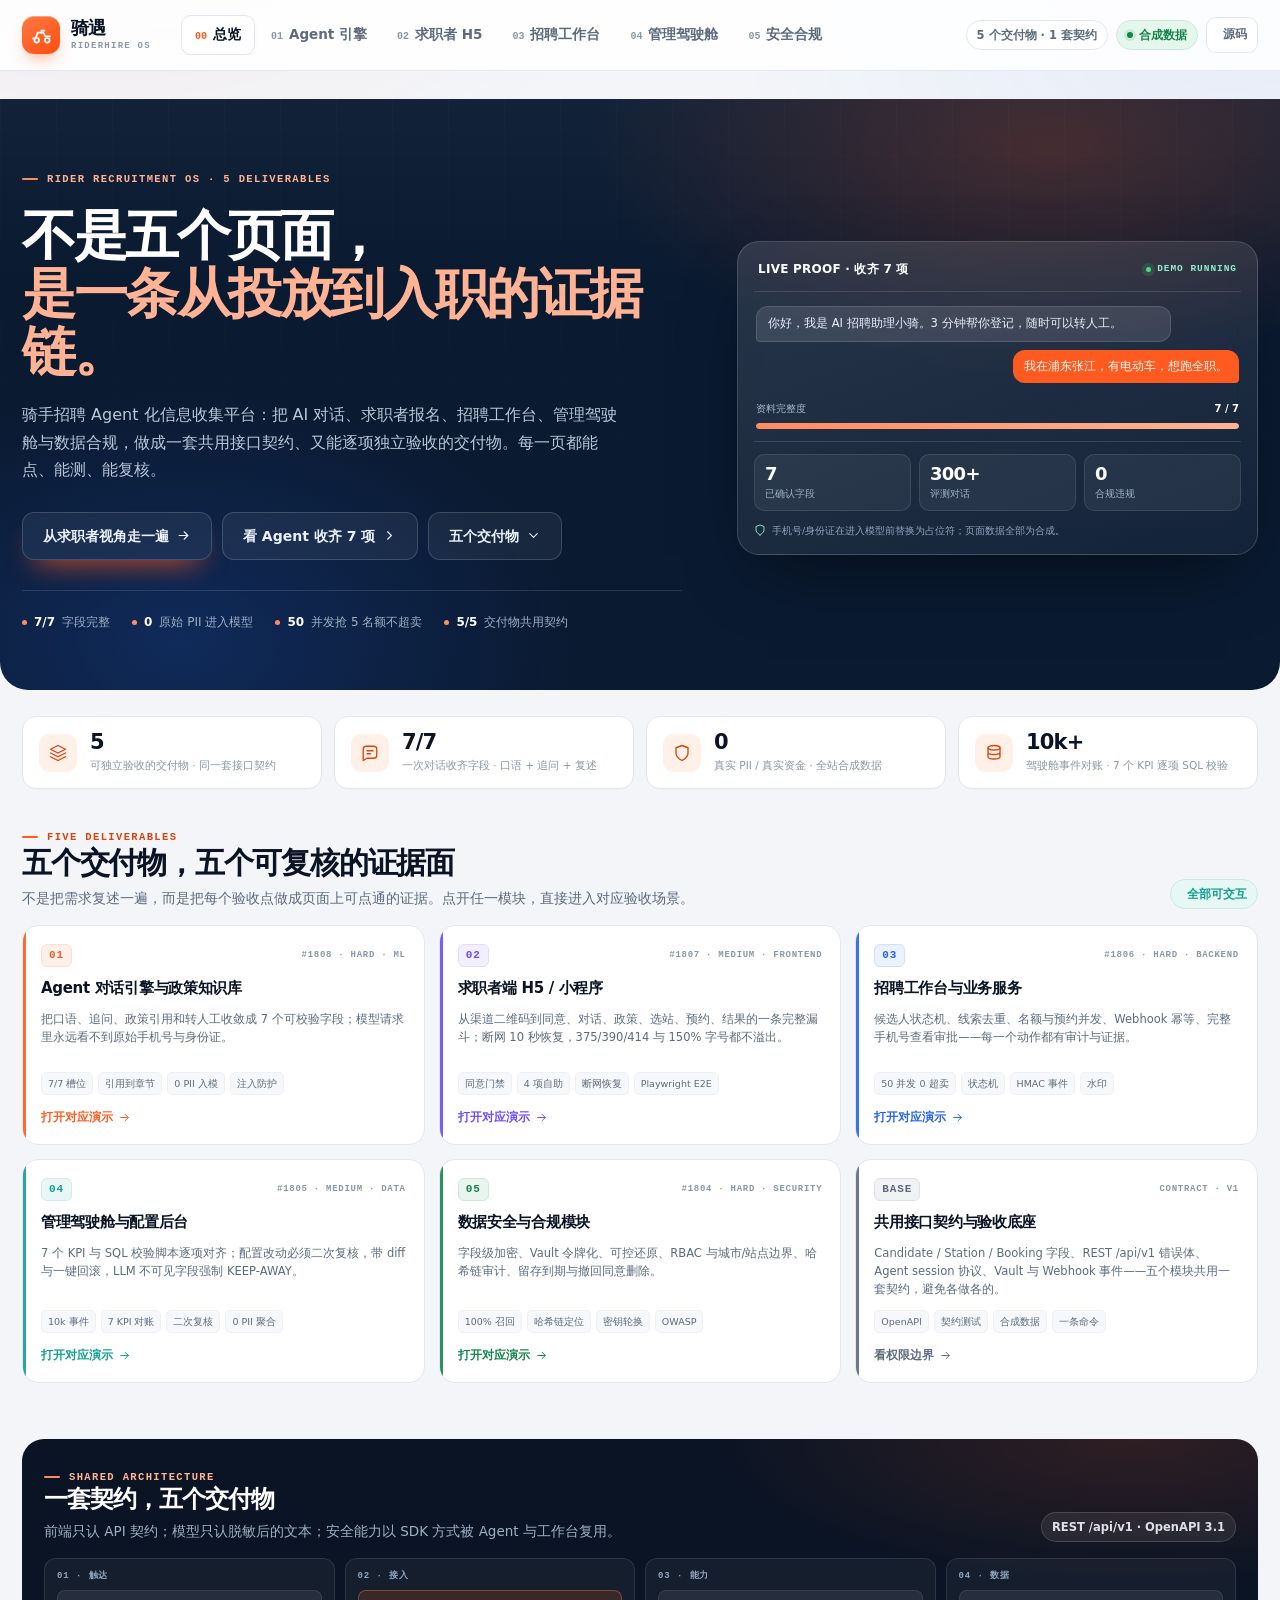
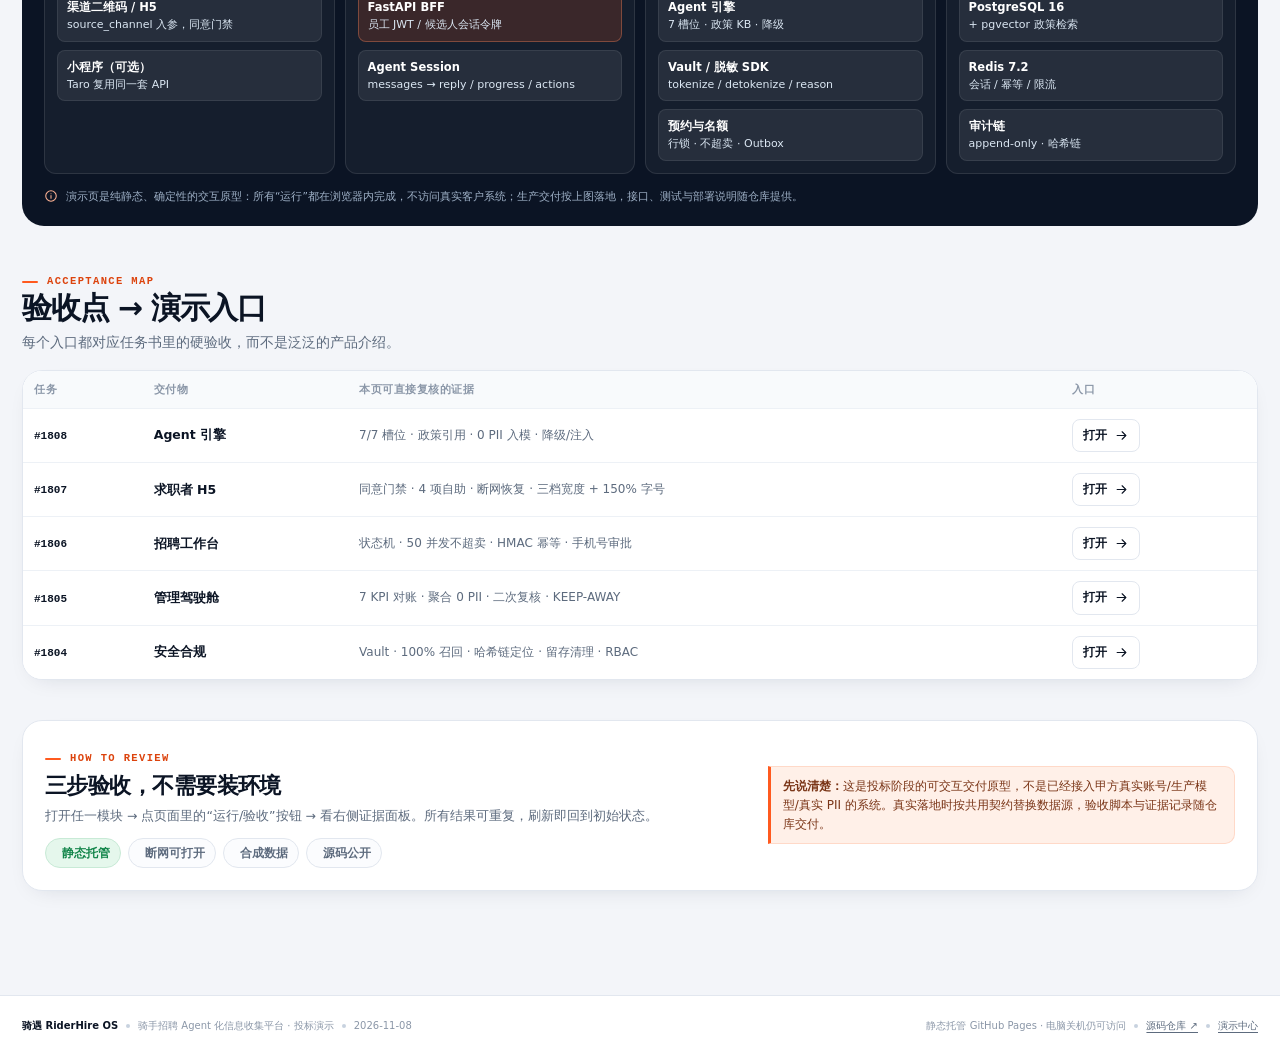
<file: docs/rider/index.html>
<!DOCTYPE html>
<html lang="zh-CN">
<head>
<meta charset="utf-8">
<meta name="viewport" content="width=device-width, initial-scale=1, viewport-fit=cover">
<title>骑遇 RiderHire OS · 骑手招聘 Agent 平台 · 可交互交付演示</title>
<meta name="description" content="骑手招聘 Agent 化信息收集平台：Agent 对话、求职者 H5、招聘工作台、管理驾驶舱、数据安全与合规。五个可独立验收的交付物，共用一套接口契约。静态演示，合成数据。">
<meta name="theme-color" content="#0b1b33">
<link rel="icon" href="data:image/svg+xml,%3Csvg xmlns='http://www.w3.org/2000/svg' viewBox='0 0 64 64'%3E%3Crect width='64' height='64' rx='16' fill='%23ff5a1f'/%3E%3Cpath d='M16 39h7l4-12h10l3 7h8' stroke='white' stroke-width='5' fill='none' stroke-linecap='round' stroke-linejoin='round'/%3E%3Ccircle cx='23' cy='44' r='5' fill='white'/%3E%3Ccircle cx='45' cy='44' r='5' fill='white'/%3E%3C/svg%3E">
<link rel="stylesheet" href="./css/app.css">
</head>
<body>
<a class="skip-link" href="#view">跳到主要内容</a>
<header id="topbar" class="topbar"></header>
<main id="view" tabindex="-1"></main>
<footer id="footer" class="site-footer"></footer>
<div id="modal-root"></div>
<div id="toast-root" aria-live="polite"></div>
<script type="module" src="./js/app.js"></script>
</body>
</html>
</file>
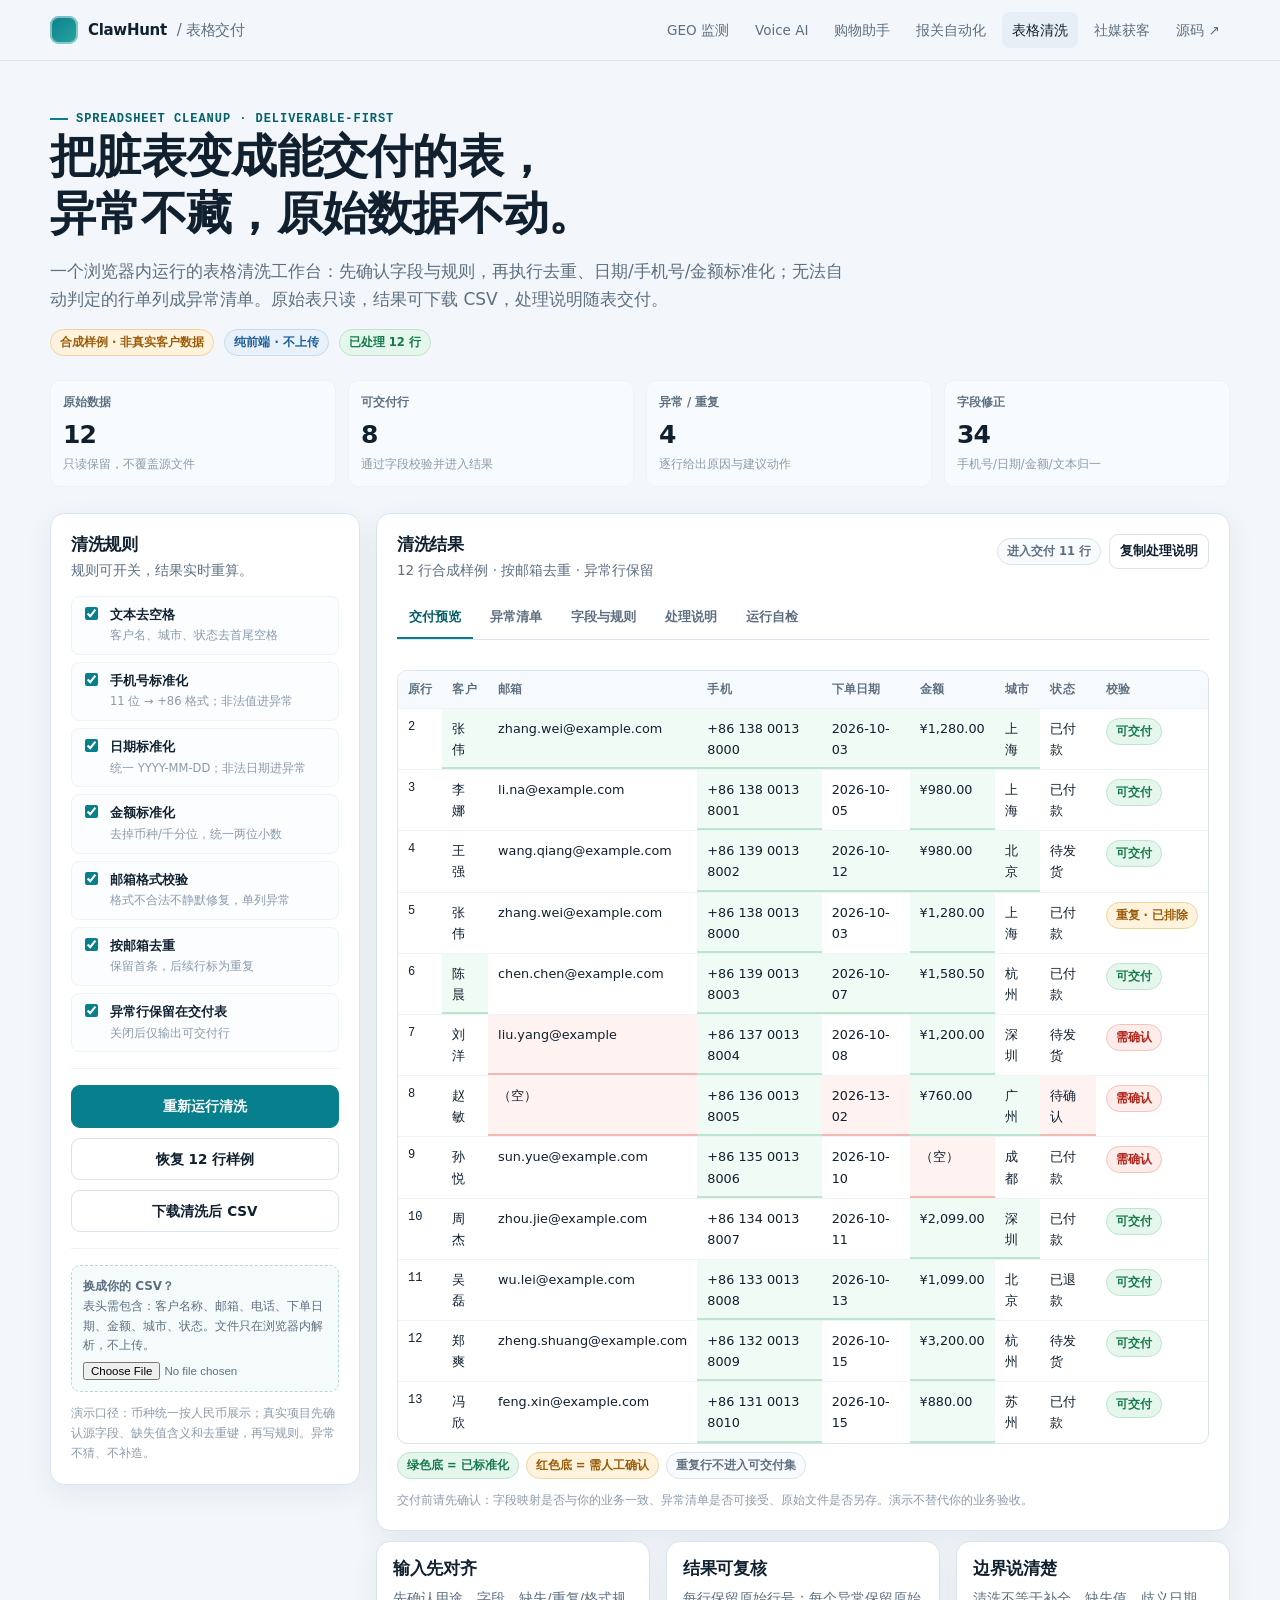
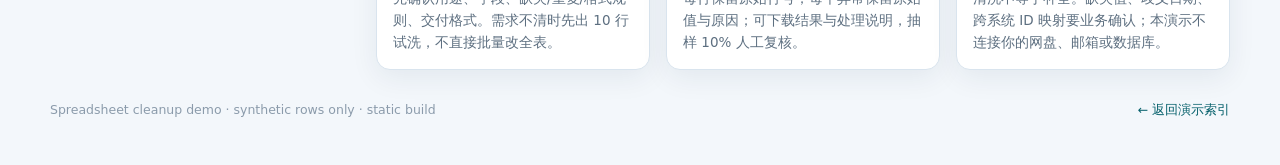
<file: docs/sheet/index.html>
<!DOCTYPE html>
<html lang="zh-CN">
<head>
<meta charset="utf-8">
<meta name="viewport" content="width=device-width, initial-scale=1">
<title>表格清洗与交付 · 可点通演示</title>
<meta name="description" content="把脏表变成可交付的表：字段统一、去重、异常单列、原始数据留痕、CSV 下载，附 10 项可运行自检。">
<link rel="icon" href="data:,">
<link rel="stylesheet" href="../assets/demo.css">
<style>
.sheet-layout { display:grid; grid-template-columns:310px minmax(0,1fr); gap:16px; align-items:start; }
.sheet-control { position:sticky; top:78px; }
.rule-list { display:grid; gap:7px; }
.rule-list label { display:flex; gap:9px; align-items:flex-start; border:1px solid var(--line-soft); background:#fbfdff; border-radius:8px; padding:8px 9px; font-size:12.5px; cursor:pointer; }
.rule-list input { margin-top:2px; accent-color:var(--accent); flex:none; }
.rule-list b { display:block; font-size:12.5px; }
.rule-list span span { color:var(--faint); font-size:11.5px; }
.file-drop { border:1px dashed #b9d6dd; border-radius:9px; background:#f5fbfb; padding:11px; font-size:12px; color:var(--muted); }
.file-drop input { display:block; width:100%; margin-top:6px; font-size:11.5px; }
.cell-bad { background:#fff3f1; box-shadow:inset 0 -2px 0 #f3b8b1; }
.cell-fixed { background:#f1fbf5; box-shadow:inset 0 -2px 0 #bce5cd; }
.tag-row { white-space:nowrap; }
.result-toolbar { display:flex; gap:8px; align-items:center; flex-wrap:wrap; }
.mapping-table td, .mapping-table th { white-space:normal; }
.issue-field { font-family:Consolas,monospace; font-size:11.5px; color:var(--bad); }
.notes-box { border:1px solid var(--line); border-radius:10px; background:#fbfdff; padding:14px; font-size:13px; color:var(--muted); white-space:pre-wrap; line-height:1.75; }
.statbar { display:flex; gap:7px; flex-wrap:wrap; margin-top:8px; }
@media (max-width:900px){ .sheet-layout{grid-template-columns:1fr;} .sheet-control{position:static;} }
</style>
</head>
<body>
<header class="topbar">
  <div class="wrap topbar-inner">
    <a class="brandmark" href="../"><span class="branddot"></span> ClawHunt <span class="muted" style="font-weight:500">/ 表格交付</span></a>
    <nav class="navlinks" aria-label="演示导航">
      <a href="../geo/">GEO 监测</a><a href="../voice/">Voice AI</a><a href="../shopping/">购物助手</a>
      <a href="../customs/">报关自动化</a><a class="active" href="./">表格清洗</a><a href="../social/">社媒获客</a>
      <a href="https://github.com/Gupeat/clawhunt-agent-demos/tree/main/docs/sheet" target="_blank" rel="noopener">源码 ↗</a>
    </nav>
  </div>
</header>

<main class="wrap">
  <section class="hero">
    <div class="eyebrow">Spreadsheet cleanup · deliverable-first</div>
    <h1>把脏表变成能交付的表，<br>异常不藏，原始数据不动。</h1>
    <p class="lede">一个浏览器内运行的表格清洗工作台：先确认字段与规则，再执行去重、日期/手机号/金额标准化；无法自动判定的行单列成异常清单。原始表只读，结果可下载 CSV，处理说明随表交付。</p>
    <div class="row mt16"><span class="badge warn">合成样例 · 非真实客户数据</span><span class="badge info">纯前端 · 不上传</span><span class="badge good" id="run-state">默认规则已就绪</span></div>
    <div class="kpis mt24">
      <div class="kpi"><div class="k">原始数据</div><div class="v" id="kpi-raw">—</div><div class="d">只读保留，不覆盖源文件</div></div>
      <div class="kpi"><div class="k">可交付行</div><div class="v" id="kpi-clean">—</div><div class="d">通过字段校验并进入结果</div></div>
      <div class="kpi"><div class="k">异常 / 重复</div><div class="v" id="kpi-issues">—</div><div class="d">逐行给出原因与建议动作</div></div>
      <div class="kpi"><div class="k">字段修正</div><div class="v" id="kpi-fixed">—</div><div class="d">手机号/日期/金额/文本归一</div></div>
    </div>
  </section>

  <section class="sheet-layout">
    <aside class="card sheet-control">
      <div class="panel-title"><div><h3>清洗规则</h3><p>规则可开关，结果实时重算。</p></div></div>
      <div class="rule-list" id="rules">
        <label><input type="checkbox" data-rule="trim" checked><span><b>文本去空格</b><span>客户名、城市、状态去首尾空格</span></span></label>
        <label><input type="checkbox" data-rule="phone" checked><span><b>手机号标准化</b><span>11 位 → +86 格式；非法值进异常</span></span></label>
        <label><input type="checkbox" data-rule="date" checked><span><b>日期标准化</b><span>统一 YYYY-MM-DD；非法日期进异常</span></span></label>
        <label><input type="checkbox" data-rule="money" checked><span><b>金额标准化</b><span>去掉币种/千分位，统一两位小数</span></span></label>
        <label><input type="checkbox" data-rule="email" checked><span><b>邮箱格式校验</b><span>格式不合法不静默修复，单列异常</span></span></label>
        <label><input type="checkbox" data-rule="dedupe" checked><span><b>按邮箱去重</b><span>保留首条，后续行标为重复</span></span></label>
        <label><input type="checkbox" data-rule="keep" checked><span><b>异常行保留在交付表</b><span>关闭后仅输出可交付行</span></span></label>
      </div>
      <div class="divider"></div>
      <div class="stack">
        <button class="btn primary" id="run-clean">重新运行清洗</button>
        <button class="btn" id="reset-sample">恢复 12 行样例</button>
        <button class="btn" id="download-csv">下载清洗后 CSV</button>
      </div>
      <div class="divider"></div>
      <div class="file-drop">
        <b>换成你的 CSV？</b><br>表头需包含：客户名称、邮箱、电话、下单日期、金额、城市、状态。文件只在浏览器内解析，不上传。
        <input type="file" id="csv-file" accept=".csv,text/csv">
      </div>
      <p class="tiny mt12">演示口径：币种统一按人民币展示；真实项目先确认源字段、缺失值含义和去重键，再写规则。异常不猜、不补造。</p>
    </aside>

    <div class="stack">
      <section class="card">
        <div class="panel-title">
          <div><h3>清洗结果</h3><p id="result-sub">默认规则：12 行样例，按邮箱去重，异常行保留。</p></div>
          <div class="result-toolbar"><span class="badge" id="output-count">—</span><button class="btn small" id="copy-notes">复制处理说明</button></div>
        </div>
        <div class="tabs" role="tablist" aria-label="结果视图">
          <button class="tab active" data-tab="table">交付预览</button>
          <button class="tab" data-tab="issues">异常清单</button>
          <button class="tab" data-tab="mapping">字段与规则</button>
          <button class="tab" data-tab="notes">处理说明</button>
          <button class="tab" data-tab="checks">运行自检</button>
        </div>

        <div class="tabpane active" id="pane-table">
          <div class="table-wrap mt12">
            <table><thead><tr><th>原行</th><th>客户</th><th>邮箱</th><th>手机</th><th>下单日期</th><th>金额</th><th>城市</th><th>状态</th><th>校验</th></tr></thead>
            <tbody id="result-body"></tbody></table>
          </div>
          <div class="statbar"><span class="badge good">绿色底 = 已标准化</span><span class="badge warn">红色底 = 需人工确认</span><span class="badge">重复行不进入可交付集</span></div>
          <p class="tiny mt12">交付前请先确认：字段映射是否与你的业务一致、异常清单是否可接受、原始文件是否另存。演示不替代你的业务验收。</p>
        </div>

        <div class="tabpane" id="pane-issues">
          <div class="row between mt12"><span class="muted fs13" id="issue-sub">—</span><span class="badge bad" id="issue-count">0 条</span></div>
          <div class="table-wrap mt12"><table><thead><tr><th>行</th><th>字段</th><th>原始值</th><th>原因</th><th>建议动作</th></tr></thead><tbody id="issue-body"></tbody></table></div>
          <div class="note warn mt12">原则：能确定的规则自动处理；不能确定的不猜。比如“2026-13-02”不会被悄悄改成某个日期，“liu.yang@example”也不会被补成猜测的域名。</div>
        </div>

        <div class="tabpane" id="pane-mapping">
          <div class="table-wrap mt12"><table class="mapping-table"><thead><tr><th>源字段</th><th>交付字段</th><th>处理规则</th><th>失败时</th></tr></thead><tbody>
            <tr><td>客户名称</td><td>customer_name</td><td>去首尾空格；空值不补造</td><td>标缺失，人工确认</td></tr>
            <tr><td>邮箱</td><td>email</td><td>去空格 + 转小写 + 格式校验；作为去重键</td><td>标格式错误，不进入自动去重</td></tr>
            <tr><td>电话</td><td>phone</td><td>去分隔符；11 位手机号统一 +86 格式</td><td>标非法号码，保留原值供核对</td></tr>
            <tr><td>下单日期</td><td>order_date</td><td>接受 YYYY-MM-DD / YYYY/M/D / YYYY.M.D / M/D/YYYY，输出 ISO 日期</td><td>非法/空值进异常</td></tr>
            <tr><td>金额</td><td>amount_cny</td><td>去币种符号与千分位，保留两位小数</td><td>空值/非数字进异常，不按 0 处理</td></tr>
            <tr><td>城市</td><td>city</td><td>去空格；“上海/Shanghai”归并为“上海”</td><td>无法归并保留原值</td></tr>
            <tr><td>状态</td><td>status</td><td>去空格；空值写“待确认”并标记</td><td>不猜“已付款/已退款”</td></tr>
          </tbody></table></div>
          <div class="grid two mt16">
            <div class="card tight" style="box-shadow:none"><h3>交付格式</h3><p class="sub">CSV（UTF-8 with BOM）可直接用 Excel 打开；字段名使用英文 snake_case，日期 ISO 8601，金额为两位小数。另附本页处理说明与异常清单。</p></div>
            <div class="card tight" style="box-shadow:none"><h3>不做什么</h3><p class="sub">不覆盖源文件；不猜缺失邮箱/日期/金额；不把重复行合并金额；不在未确认时删除异常行。所有无法自动判定的内容都留给人工。</p></div>
          </div>
        </div>

        <div class="tabpane" id="pane-notes">
          <div class="notes-box mt12" id="notes-box">运行后生成处理说明。</div>
          <div class="row mt12"><button class="btn small" id="copy-notes-2">复制这段说明</button><span class="tiny">可直接作为交付邮件正文或工单备注。</span></div>
        </div>

        <div class="tabpane" id="pane-checks">
          <div class="panel-title mt12"><div><h3>10 项可运行自检</h3><p>断言标准化函数、去重行为、原始数据不可变与 CSV 输出契约。</p></div><button class="btn small" id="run-checks">重新运行</button><span class="badge good" data-check-summary>—</span></div>
          <div class="checklist" id="checklist"></div>
          <div class="note mt12">自检是演示级单元断言，不等同于你的生产验收。真实交付会在你的样例数据上先跑一遍，双方确认字段、异常口径和抽样结果后再批量处理。</div>
        </div>
      </section>

      <section class="grid three">
        <div class="card tight"><h3>输入先对齐</h3><p class="sub">先确认用途、字段、缺失/重复/格式规则、交付格式。需求不清时先出 10 行试洗，不直接批量改全表。</p></div>
        <div class="card tight"><h3>结果可复核</h3><p class="sub">每行保留原始行号；每个异常保留原始值与原因；可下载结果与处理说明，抽样 10% 人工复核。</p></div>
        <div class="card tight"><h3>边界说清楚</h3><p class="sub">清洗不等于补全。缺失值、歧义日期、跨系统 ID 映射要业务确认；本演示不连接你的网盘、邮箱或数据库。</p></div>
      </section>
    </div>
  </section>
</main>

<footer class="footer wrap"><div class="row between"><span>Spreadsheet cleanup demo · synthetic rows only · static build</span><a href="../">← 返回演示索引</a></div></footer>
<script src="../assets/common.js"></script>
<script src="./app.js"></script>
</body>
</html>
</file>
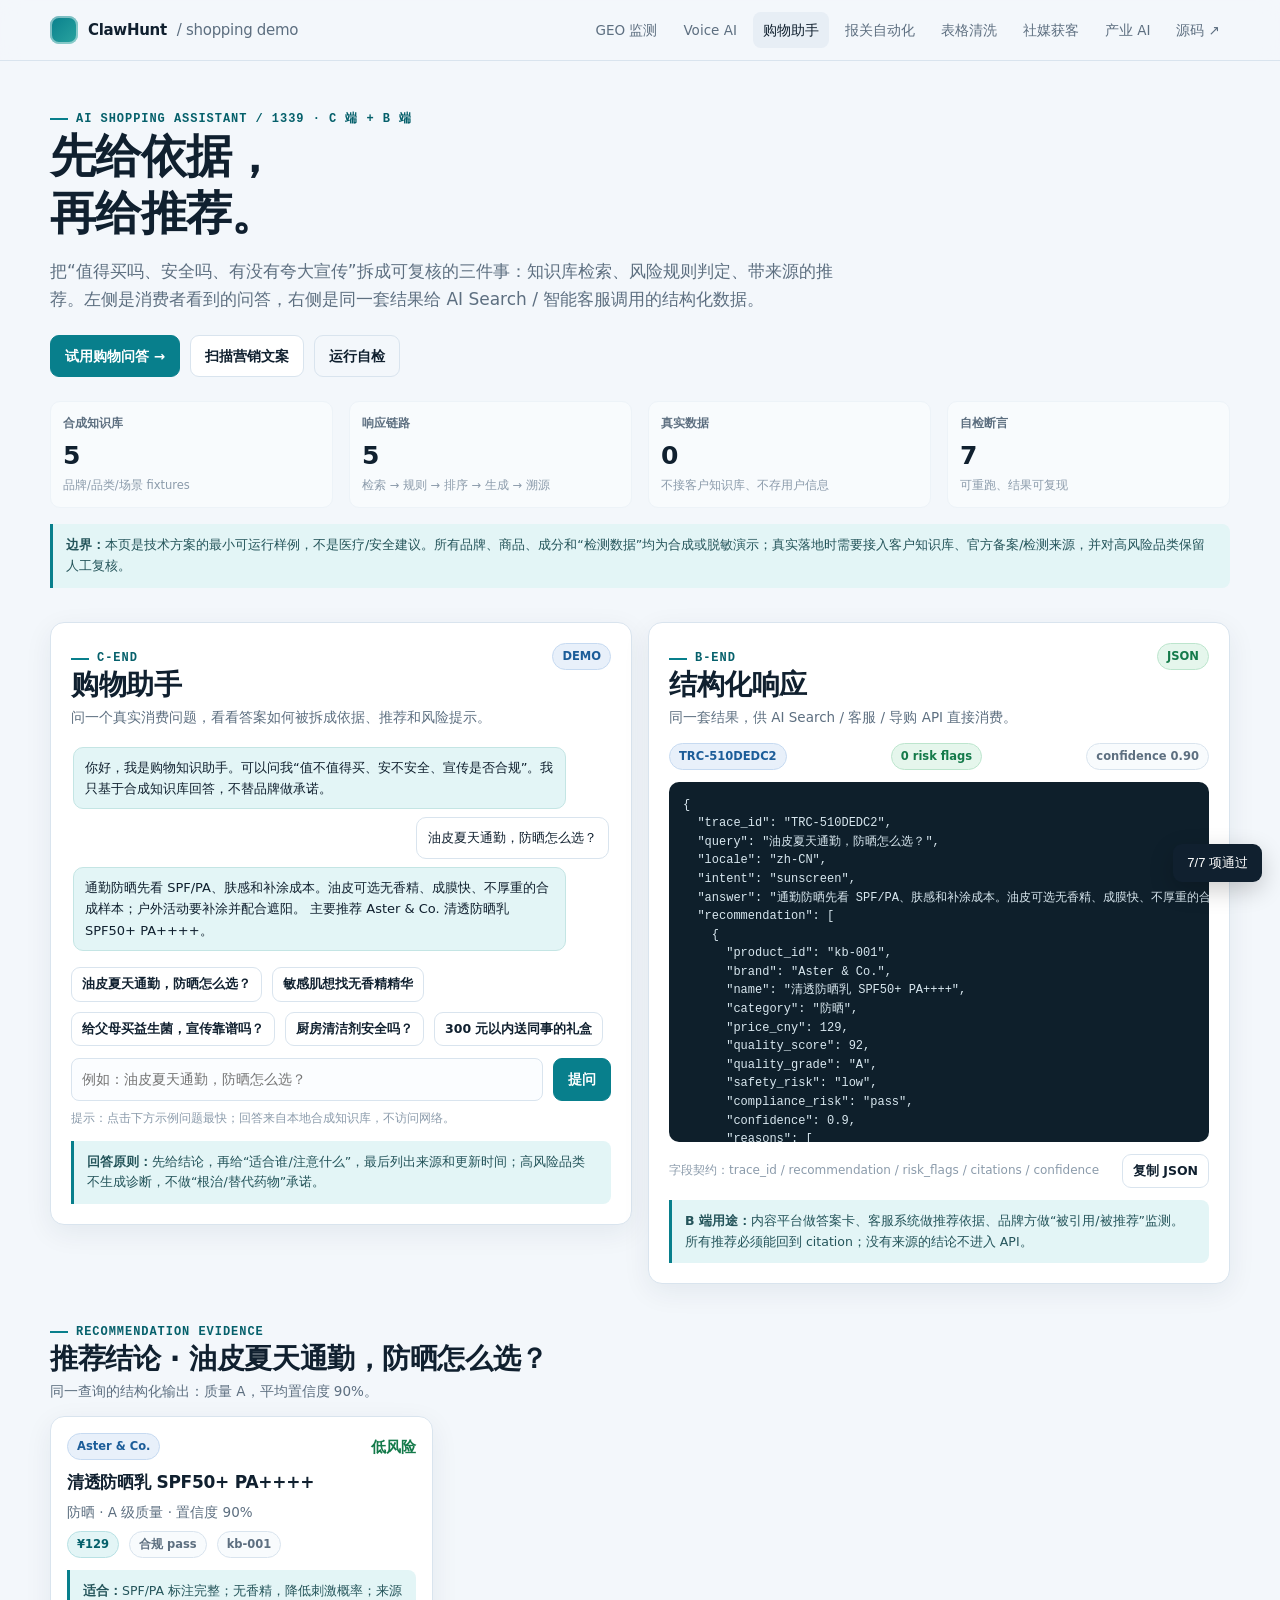
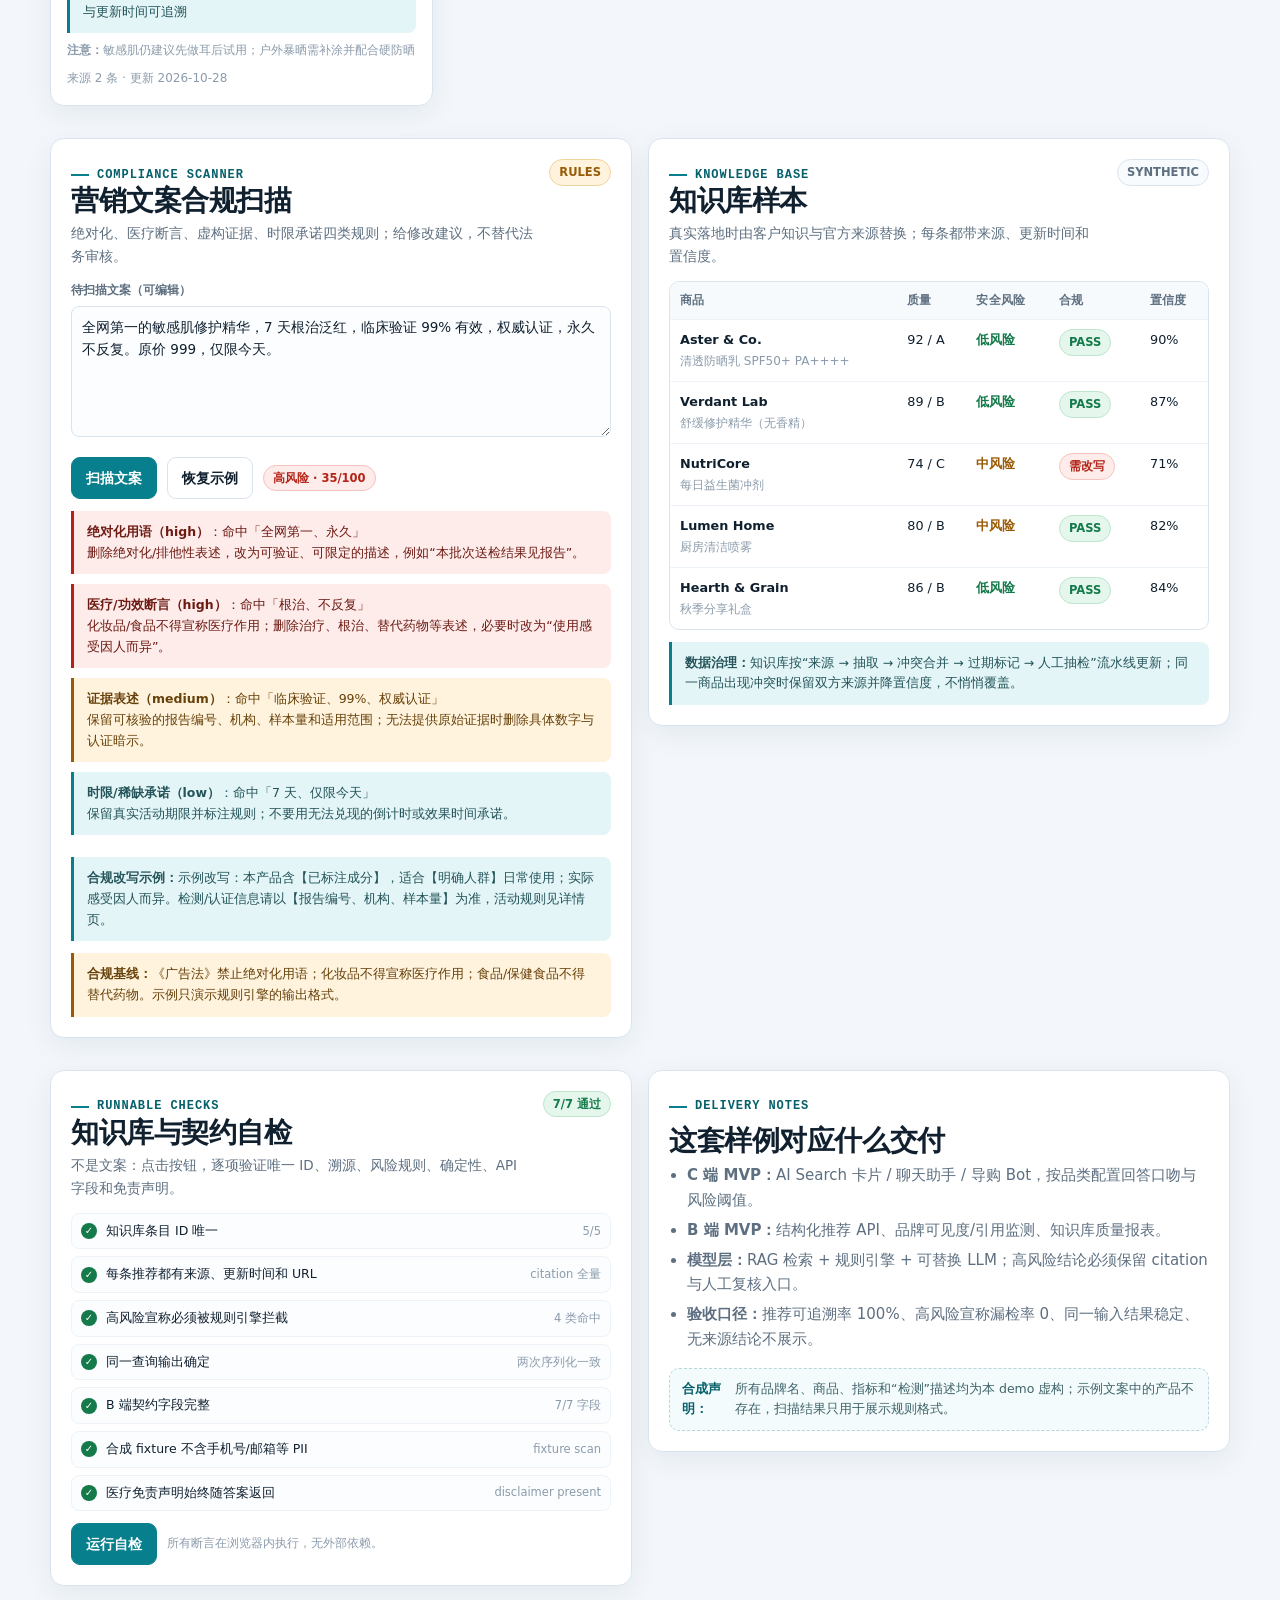
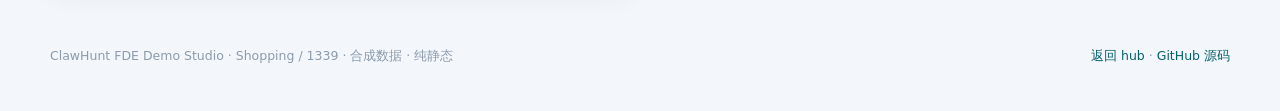
<file: docs/shopping/index.html>
<!DOCTYPE html>
<html lang="zh-CN">
<head>
<meta charset="utf-8">
<meta name="viewport" content="width=device-width, initial-scale=1">
<title>AI 购物助手 + B 端数据服务 · 可运行样例</title>
<meta name="description" content="消费知识库驱动的 C 端购物助手与 B 端结构化 API：品牌质量/安全风险、营销合规、推荐溯源与置信度。纯静态、合成数据。">
<link rel="icon" href="data:,">
<link rel="stylesheet" href="../assets/demo.css">
</head>
<body>
<header class="topbar">
  <div class="wrap topbar-inner">
    <a class="brandmark" href="../"><span class="branddot"></span> ClawHunt <span class="muted" style="font-weight:500">/ shopping demo</span></a>
    <nav class="navlinks" aria-label="主导航">
      <a href="../geo/">GEO 监测</a>
      <a href="../voice/">Voice AI</a>
      <a href="./" class="active">购物助手</a>
      <a href="../customs/">报关自动化</a>
      <a href="../sheet/">表格清洗</a>
      <a href="../social/">社媒获客</a>
      <a href="../industry/">产业 AI</a>
      <a href="https://github.com/Gupeat/clawhunt-agent-demos" target="_blank" rel="noopener">源码 ↗</a>
    </nav>
  </div>
</header>

<main>
  <section class="hero wrap">
    <div class="eyebrow">AI Shopping Assistant / 1339 · C 端 + B 端</div>
    <h1>先给依据，<br>再给推荐。</h1>
    <p class="lede">把“值得买吗、安全吗、有没有夸大宣传”拆成可复核的三件事：知识库检索、风险规则判定、带来源的推荐。左侧是消费者看到的问答，右侧是同一套结果给 AI Search / 智能客服调用的结构化数据。</p>
    <div class="hero-actions">
      <a class="btn primary" href="#assistant">试用购物问答 →</a>
      <a class="btn" href="#compliance">扫描营销文案</a>
      <a class="btn ghost" href="#checks">运行自检</a>
    </div>
    <div class="grid four mt24">
      <div class="kpi"><div class="k">合成知识库</div><div class="v" id="kb-count">4</div><div class="d">品牌/品类/场景 fixtures</div></div>
      <div class="kpi"><div class="k">响应链路</div><div class="v">5</div><div class="d">检索 → 规则 → 排序 → 生成 → 溯源</div></div>
      <div class="kpi"><div class="k">真实数据</div><div class="v">0</div><div class="d">不接客户知识库、不存用户信息</div></div>
      <div class="kpi"><div class="k">自检断言</div><div class="v" id="check-count">7</div><div class="d">可重跑、结果可复现</div></div>
    </div>
    <div class="note mt16"><b>边界：</b>本页是技术方案的最小可运行样例，不是医疗/安全建议。所有品牌、商品、成分和“检测数据”均为合成或脱敏演示；真实落地时需要接入客户知识库、官方备案/检测来源，并对高风险品类保留人工复核。</div>
  </section>

  <section id="assistant" class="wrap" style="padding: 8px 0 24px">
    <div class="grid two" style="align-items: start">
      <div class="card">
        <div class="panel-title">
          <div>
            <div class="eyebrow">C-end</div>
            <h2>购物助手</h2>
            <p>问一个真实消费问题，看看答案如何被拆成依据、推荐和风险提示。</p>
          </div>
          <span class="badge info">DEMO</span>
        </div>
        <div id="chatlog" class="chatlog" aria-live="polite"></div>
        <div id="query-chips" class="row mt12" aria-label="示例问题"></div>
        <form id="query-form" class="row mt12">
          <label class="sr-only" for="query-input">输入消费问题</label>
          <input id="query-input" type="text" autocomplete="off" placeholder="例如：油皮夏天通勤，防晒怎么选？" style="flex:1; min-width: 180px">
          <button class="btn primary" type="submit">提问</button>
        </form>
        <p class="tiny mt8">提示：点击下方示例问题最快；回答来自本地合成知识库，不访问网络。</p>
        <div class="note mt12"><b>回答原则：</b>先给结论，再给“适合谁/注意什么”，最后列出来源和更新时间；高风险品类不生成诊断，不做“根治/替代药物”承诺。</div>
      </div>

      <div class="card">
        <div class="panel-title">
          <div>
            <div class="eyebrow">B-end</div>
            <h2>结构化响应</h2>
            <p>同一套结果，供 AI Search / 客服 / 导购 API 直接消费。</p>
          </div>
          <span class="badge good">JSON</span>
        </div>
        <div id="api-meta" class="row between mb12"></div>
        <pre class="code" id="api-json" aria-label="B 端 JSON 响应"></pre>
        <div class="row between mt12">
          <span class="tiny">字段契约：trace_id / recommendation / risk_flags / citations / confidence</span>
          <button class="btn small" id="copy-json" type="button">复制 JSON</button>
        </div>
        <div class="note mt12"><b>B 端用途：</b>内容平台做答案卡、客服系统做推荐依据、品牌方做“被引用/被推荐”监测。所有推荐必须能回到 citation；没有来源的结论不进入 API。</div>
      </div>
    </div>
  </section>

  <section class="wrap" style="padding: 8px 0 24px">
    <div class="panel-title">
      <div><div class="eyebrow">Recommendation evidence</div><h2 id="recommendation-title">推荐结论</h2><p id="recommendation-sub">每条推荐都带质量、安全、合规和置信度，而不是只给一个商品链接。</p></div>
    </div>
    <div id="recommendations" class="grid three"></div>
  </section>

  <section id="compliance" class="wrap grid two" style="padding: 8px 0 24px; align-items: start">
    <div class="card">
      <div class="panel-title">
        <div><div class="eyebrow">Compliance scanner</div><h2>营销文案合规扫描</h2><p>绝对化、医疗断言、虚构证据、时限承诺四类规则；给修改建议，不替代法务审核。</p></div>
        <span class="badge warn">RULES</span>
      </div>
      <label class="field"><span>待扫描文案（可编辑）</span><textarea id="copy-input" rows="5">全网第一的敏感肌修护精华，7 天根治泛红，临床验证 99% 有效，权威认证，永久不反复。原价 999，仅限今天。</textarea></label>
      <div class="row">
        <button class="btn primary" id="scan-copy" type="button">扫描文案</button>
        <button class="btn" id="reset-copy" type="button">恢复示例</button>
        <span id="scan-score" class="badge">未扫描</span>
      </div>
      <div id="scan-result" class="stack mt12" aria-live="polite"></div>
      <div class="note warn mt12"><b>合规基线：</b>《广告法》禁止绝对化用语；化妆品不得宣称医疗作用；食品/保健食品不得替代药物。示例只演示规则引擎的输出格式。</div>
    </div>

    <div class="card" id="kb">
      <div class="panel-title">
        <div><div class="eyebrow">Knowledge base</div><h2>知识库样本</h2><p>真实落地时由客户知识与官方来源替换；每条都带来源、更新时间和置信度。</p></div>
        <span class="badge">SYNTHETIC</span>
      </div>
      <div class="table-wrap">
        <table>
          <thead><tr><th>商品</th><th>质量</th><th>安全风险</th><th>合规</th><th>置信度</th></tr></thead>
          <tbody id="kb-body"></tbody>
        </table>
      </div>
      <div class="note mt12"><b>数据治理：</b>知识库按“来源 → 抽取 → 冲突合并 → 过期标记 → 人工抽检”流水线更新；同一商品出现冲突时保留双方来源并降置信度，不悄悄覆盖。</div>
    </div>
  </section>

  <section class="wrap" style="padding: 8px 0 30px">
    <div class="grid two" style="align-items: start">
      <div class="card" id="checks">
        <div class="panel-title">
          <div><div class="eyebrow">Runnable checks</div><h2>知识库与契约自检</h2><p>不是文案：点击按钮，逐项验证唯一 ID、溯源、风险规则、确定性、API 字段和免责声明。</p></div>
          <span class="badge" data-check-summary>未运行</span>
        </div>
        <div id="check-list" class="checklist"></div>
        <div class="row mt12"><button class="btn primary" id="run-checks" type="button">运行自检</button><span class="tiny">所有断言在浏览器内执行，无外部依赖。</span></div>
      </div>
      <div class="card">
        <div class="eyebrow">Delivery notes</div>
        <h2 class="mt8">这套样例对应什么交付</h2>
        <ul class="clean mt12">
          <li><b>C 端 MVP：</b>AI Search 卡片 / 聊天助手 / 导购 Bot，按品类配置回答口吻与风险阈值。</li>
          <li><b>B 端 MVP：</b>结构化推荐 API、品牌可见度/引用监测、知识库质量报表。</li>
          <li><b>模型层：</b>RAG 检索 + 规则引擎 + 可替换 LLM；高风险结论必须保留 citation 与人工复核入口。</li>
          <li><b>验收口径：</b>推荐可追溯率 100%、高风险宣称漏检率 0、同一输入结果稳定、无来源结论不展示。</li>
        </ul>
        <div class="demo-note mt16"><b>合成声明：</b>所有品牌名、商品、指标和“检测”描述均为本 demo 虚构；示例文案中的产品不存在，扫描结果只用于展示规则格式。</div>
      </div>
    </div>
  </section>
</main>

<footer class="footer wrap">
  <div class="row between">
    <span>ClawHunt FDE Demo Studio · Shopping / 1339 · 合成数据 · 纯静态</span>
    <span><a href="../">返回 hub</a> · <a href="https://github.com/Gupeat/clawhunt-agent-demos" target="_blank" rel="noopener">GitHub 源码</a></span>
  </div>
</footer>

<script src="../assets/common.js"></script>
<script src="./app.js"></script>
</body>
</html>
</file>
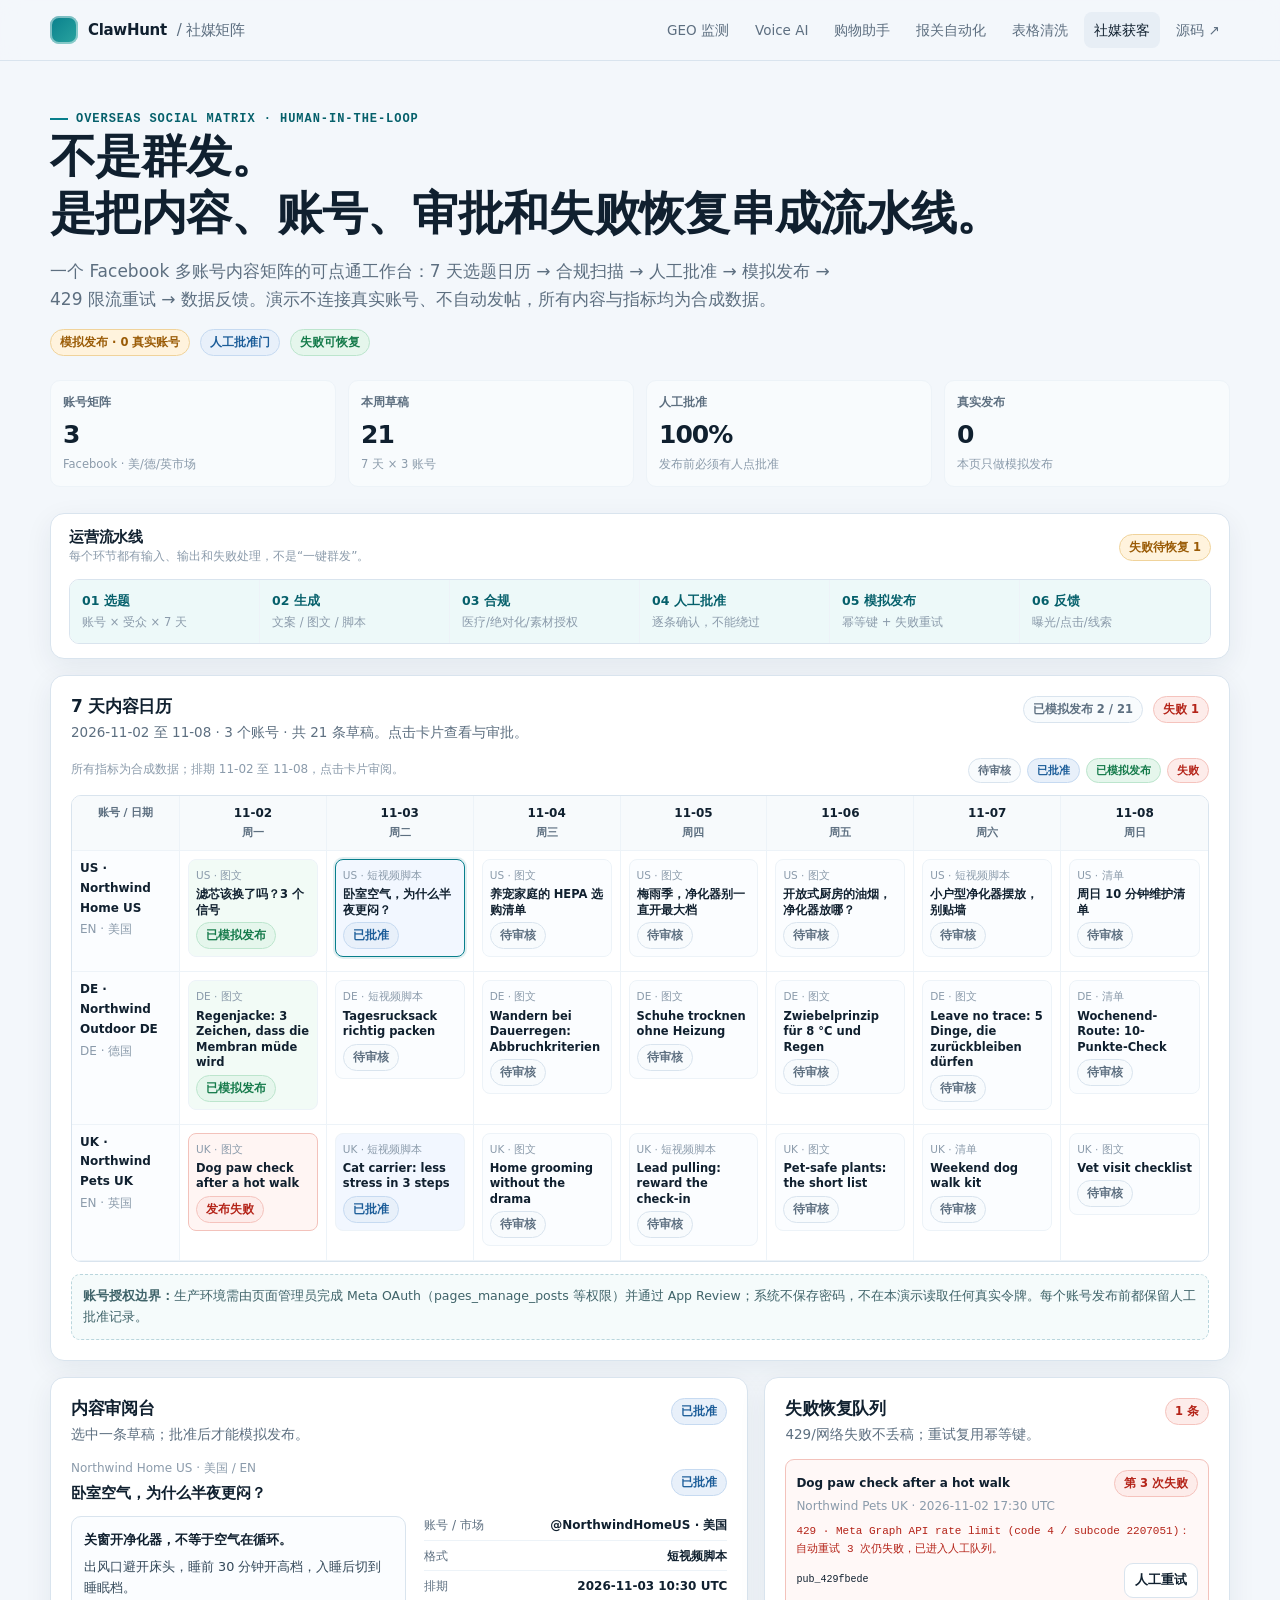
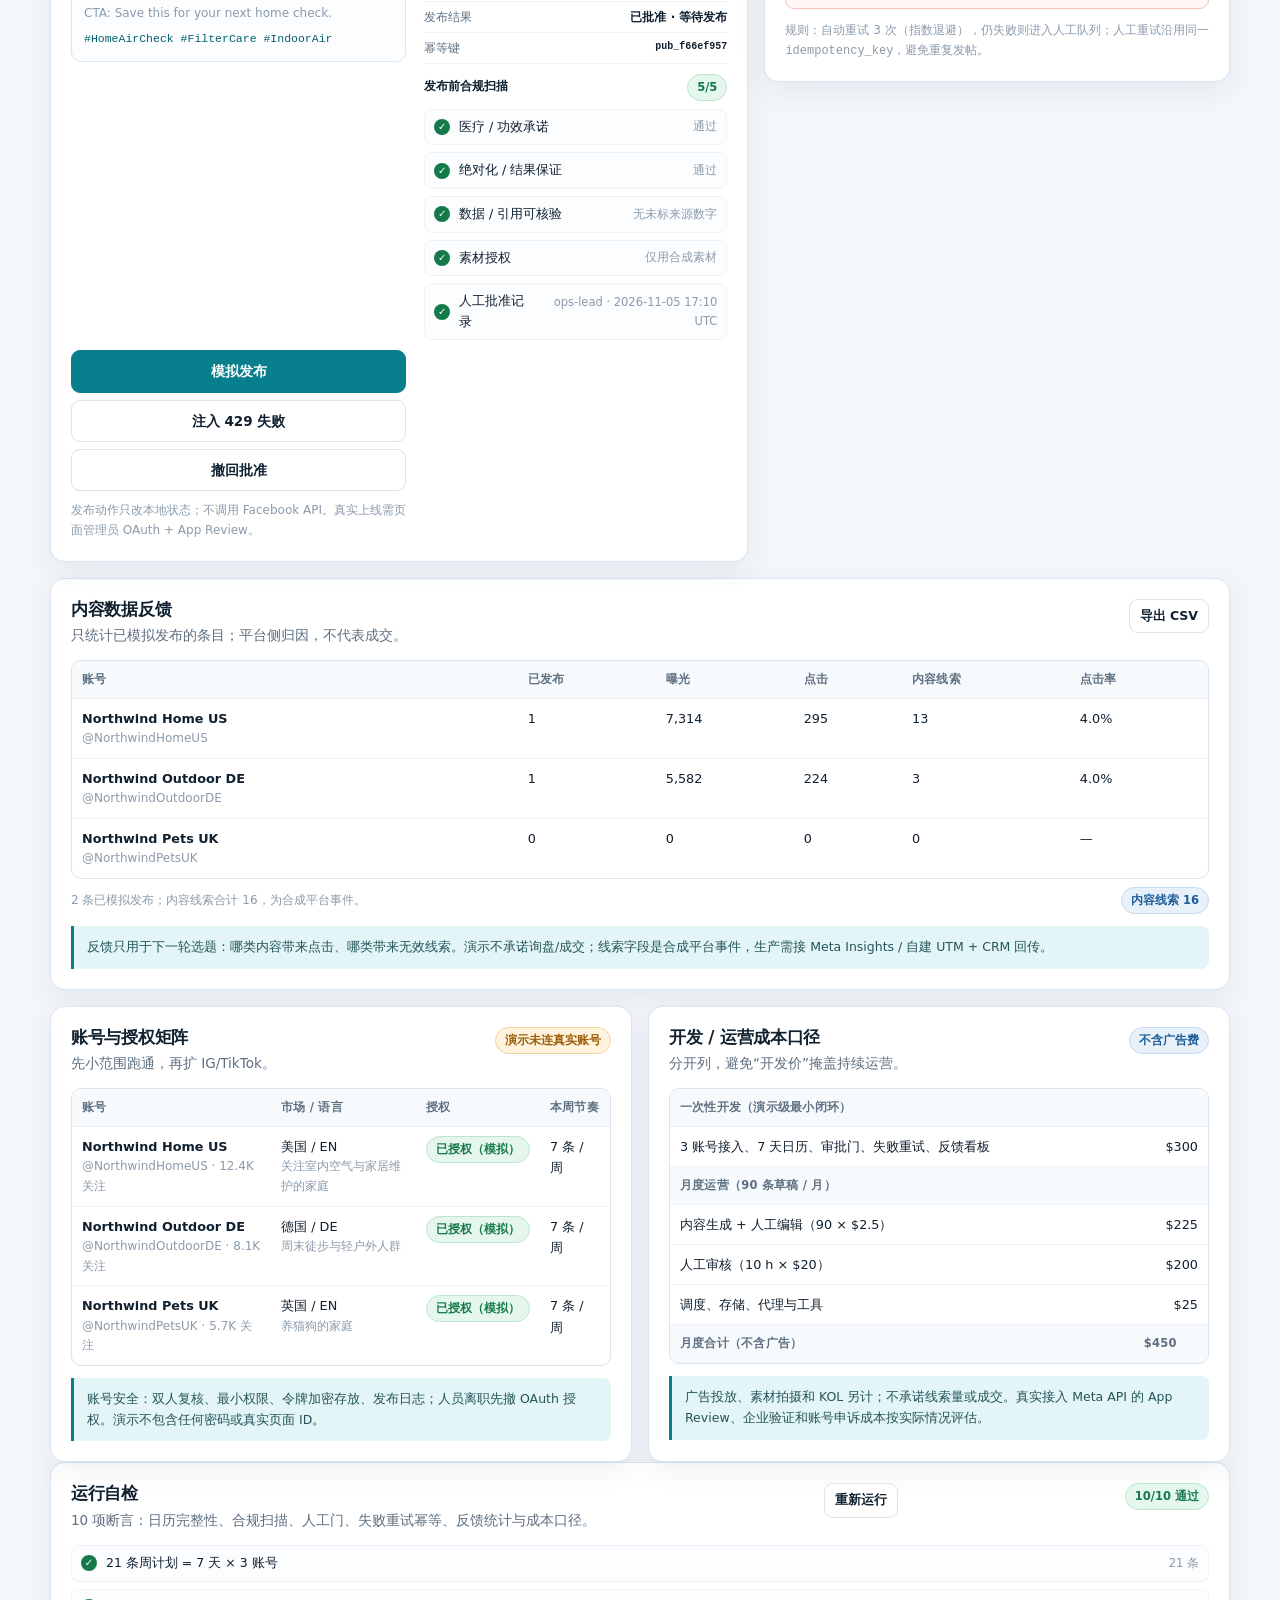
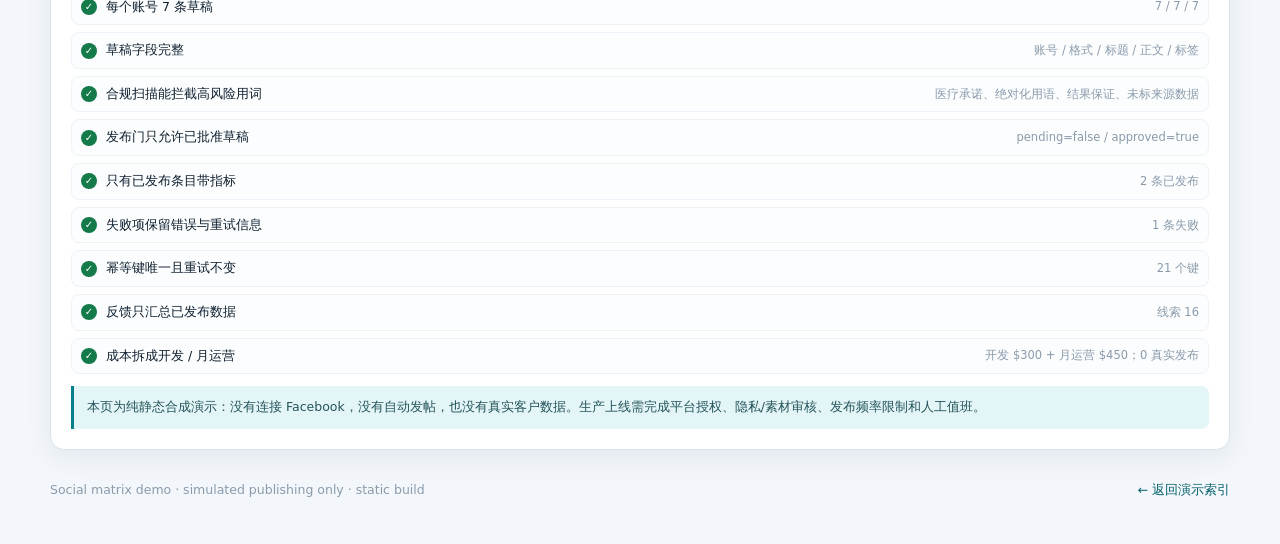
<file: docs/social/index.html>
<!DOCTYPE html>
<html lang="zh-CN">
<head>
<meta charset="utf-8">
<meta name="viewport" content="width=device-width, initial-scale=1">
<title>海外社媒矩阵 · 内容与获客流水线演示</title>
<meta name="description" content="Facebook 多账号内容矩阵：选题日历、合规扫描、人工批准、模拟发布、失败重试、数据反馈与成本口径。纯静态合成演示。">
<link rel="icon" href="data:,">
<link rel="stylesheet" href="../assets/demo.css">
<style>
.social-layout { display:grid; grid-template-columns:minmax(0,1.2fr) minmax(320px,.8fr); gap:16px; align-items:start; }
.pipeline { display:grid; grid-template-columns:repeat(6,1fr); gap:0; border:1px solid var(--line); border-radius:10px; overflow:hidden; background:#fff; }
.pipe { padding:11px 12px; border-right:1px solid var(--line-soft); font-size:11.5px; color:var(--faint); }
.pipe:last-child { border-right:0; }
.pipe b { display:block; color:var(--ink); font-size:12.5px; margin-bottom:2px; }
.pipe.active { background:#edf9f9; }
.pipe.active b { color:var(--accent-dark); }
.calendar-wrap { overflow-x:auto; border:1px solid var(--line); border-radius:10px; }
.calendar { display:grid; grid-template-columns:108px repeat(7, minmax(110px,1fr)); min-width:880px; }
.cal-cell { border-right:1px solid var(--line-soft); border-bottom:1px solid var(--line-soft); padding:8px; min-height:118px; background:#fff; }
.cal-cell:nth-child(8n) { border-right:0; }
.cal-head { background:#f7fafc; color:var(--muted); font-size:11px; font-weight:800; text-align:center; padding:8px 4px; min-height:auto; }
.cal-head b { display:block; color:var(--ink); font-size:12px; }
.cal-account { background:#fbfdff; position:sticky; left:0; z-index:2; font-size:11.5px; }
.cal-account b { display:block; color:var(--ink); font-size:12px; }
.cal-account .tiny { display:block; margin-top:2px; }
.draft-card { display:block; width:100%; text-align:left; border:1px solid var(--line-soft); background:#fbfdff; border-radius:8px; padding:7px; margin-bottom:6px; cursor:pointer; font:inherit; color:var(--ink); transition:.12s; }
.draft-card:hover { border-color:#b9cad8; transform:translateY(-1px); }
.draft-card.selected { border-color:var(--accent); box-shadow:0 0 0 2px rgba(8,127,140,.12); }
.draft-card b { display:block; font-size:11.5px; line-height:1.35; margin:3px 0 4px; }
.draft-card .tiny { display:block; color:var(--faint); font-size:10.5px; }
.draft-card.published { background:#f2fbf6; }
.draft-card.failed { background:#fff5f3; border-color:#f3c2bb; }
.draft-card.approved { background:#f2f7ff; }
.draft-card.rejected { background:#f7f7f7; opacity:.85; }
.review-body { display:grid; grid-template-columns:minmax(0,1.05fr) minmax(0,.95fr); gap:10px 18px; align-items:start; }
.review-head, .review-failure, .review-note { grid-column:1 / -1; }
.review-copy, .review-actions, .review-boundary { grid-column:1; }
.review-meta, .review-checks { grid-column:2; }
.copy-box { border:1px solid var(--line); border-radius:10px; background:#fbfdff; padding:12px; font-size:12.8px; color:#34495a; }
.copy-box .hook { font-weight:800; color:var(--ink); }
.copy-box .hashtags { color:var(--accent-dark); font-family:Consolas,monospace; font-size:11.5px; }
.meta-list { display:grid; gap:6px; font-size:12px; }
.meta-list div { display:flex; justify-content:space-between; gap:10px; border-bottom:1px solid var(--line-soft); padding-bottom:4px; }
.meta-list span { color:var(--muted); }
.action-grid { display:grid; gap:7px; }
.failure-item { border:1px solid #f3c2bb; background:#fff8f7; border-radius:9px; padding:10px; font-size:12px; }
.failure-item .err { font-family:Consolas,monospace; font-size:11px; color:var(--bad); margin:5px 0; }
.metric-table td, .metric-table th { white-space:normal; }
.cost-table td:last-child { text-align:right; white-space:nowrap; }
.flow-legend { display:flex; gap:6px; flex-wrap:wrap; }
.flow-legend .badge { font-size:10.5px; }
.auth-box { border:1px dashed #b9d6dd; background:#f5fbfb; border-radius:9px; padding:11px; font-size:12.5px; color:#3f6369; }
@media (max-width:1000px){ .social-layout{grid-template-columns:1fr;} }
@media (max-width:760px){ .pipeline{grid-template-columns:1fr 1fr;} }
</style>
</head>
<body>
<header class="topbar">
  <div class="wrap topbar-inner">
    <a class="brandmark" href="../"><span class="branddot"></span> ClawHunt <span class="muted" style="font-weight:500">/ 社媒矩阵</span></a>
    <nav class="navlinks" aria-label="演示导航">
      <a href="../geo/">GEO 监测</a><a href="../voice/">Voice AI</a><a href="../shopping/">购物助手</a>
      <a href="../customs/">报关自动化</a><a href="../sheet/">表格清洗</a><a class="active" href="./">社媒获客</a>
      <a href="https://github.com/Gupeat/clawhunt-agent-demos/tree/main/docs/social" target="_blank" rel="noopener">源码 ↗</a>
    </nav>
  </div>
</header>

<main class="wrap">
  <section class="hero">
    <div class="eyebrow">Overseas social matrix · human-in-the-loop</div>
    <h1>不是群发。<br>是把内容、账号、审批和失败恢复串成流水线。</h1>
    <p class="lede">一个 Facebook 多账号内容矩阵的可点通工作台：7 天选题日历 → 合规扫描 → 人工批准 → 模拟发布 → 429 限流重试 → 数据反馈。演示不连接真实账号、不自动发帖，所有内容与指标均为合成数据。</p>
    <div class="row mt16"><span class="badge warn">模拟发布 · 0 真实账号</span><span class="badge info">人工批准门</span><span class="badge good">失败可恢复</span></div>
    <div class="kpis mt24">
      <div class="kpi"><div class="k">账号矩阵</div><div class="v">3</div><div class="d">Facebook · 美/德/英市场</div></div>
      <div class="kpi"><div class="k">本周草稿</div><div class="v" id="kpi-drafts">21</div><div class="d">7 天 × 3 账号</div></div>
      <div class="kpi"><div class="k">人工批准</div><div class="v">100%</div><div class="d">发布前必须有人点批准</div></div>
      <div class="kpi"><div class="k">真实发布</div><div class="v">0</div><div class="d">本页只做模拟发布</div></div>
    </div>
  </section>

  <section class="card" style="padding:14px 18px">
    <div class="row between mb12"><div><h3 style="font-size:15px">运营流水线</h3><p class="tiny">每个环节都有输入、输出和失败处理，不是“一键群发”。</p></div><span class="badge info" id="pipeline-state">人工在环</span></div>
    <div class="pipeline">
      <div class="pipe active"><b>01 选题</b>账号 × 受众 × 7 天</div>
      <div class="pipe active"><b>02 生成</b>文案 / 图文 / 脚本</div>
      <div class="pipe active"><b>03 合规</b>医疗/绝对化/素材授权</div>
      <div class="pipe active"><b>04 人工批准</b>逐条确认，不能绕过</div>
      <div class="pipe active"><b>05 模拟发布</b>幂等键 + 失败重试</div>
      <div class="pipe active"><b>06 反馈</b>曝光/点击/线索</div>
    </div>
  </section>

  <section class="card mt16">
    <div class="panel-title">
      <div><h3>7 天内容日历</h3><p>2026-11-02 至 11-08 · 3 个账号 · 共 21 条草稿。点击卡片查看与审批。</p></div>
      <div class="row"><span class="badge" id="cal-count">—</span><span class="badge bad" id="cal-failed">失败 1</span></div>
    </div>
    <div class="row between mb12"><span class="tiny" id="cal-sub">所有指标为合成数据；发布时间为演示排期。</span><span class="flow-legend"><span class="badge">待审核</span><span class="badge info">已批准</span><span class="badge good">已模拟发布</span><span class="badge bad">失败</span></span></div>
    <div class="calendar-wrap"><div class="calendar" id="calendar"></div></div>
    <div class="auth-box mt12"><b>账号授权边界：</b>生产环境需由页面管理员完成 Meta OAuth（pages_manage_posts 等权限）并通过 App Review；系统不保存密码，不在本演示读取任何真实令牌。每个账号发布前都保留人工批准记录。</div>
  </section>

  <section class="social-layout mt16">
    <section class="card">
      <div class="panel-title"><div><h3>内容审阅台</h3><p>选中一条草稿；批准后才能模拟发布。</p></div><span class="badge" id="review-status">—</span></div>
      <div id="review" class="review-body"></div>
    </section>

    <section class="card">
      <div class="panel-title"><div><h3>失败恢复队列</h3><p>429/网络失败不丢稿；重试复用幂等键。</p></div><span class="badge bad" id="failure-count">—</span></div>
      <div id="failure-list" class="stack"></div>
      <p class="tiny mt12">规则：自动重试 3 次（指数退避），仍失败则进入人工队列；人工重试沿用同一 <span class="mono">idempotency_key</span>，避免重复发帖。</p>
    </section>
  </section>

  <section class="card mt16">
    <div class="panel-title"><div><h3>内容数据反馈</h3><p>只统计已模拟发布的条目；平台侧归因，不代表成交。</p></div><button class="btn small" id="export-feedback">导出 CSV</button></div>
    <div class="table-wrap"><table class="metric-table"><thead><tr><th>账号</th><th>已发布</th><th>曝光</th><th>点击</th><th>内容线索</th><th>点击率</th></tr></thead><tbody id="feedback-body"></tbody></table></div>
    <div class="row between mt8"><span class="tiny" id="feedback-note">—</span><span class="badge info" id="feedback-badge">—</span></div>
    <div class="note mt12">反馈只用于下一轮选题：哪类内容带来点击、哪类带来无效线索。演示不承诺询盘/成交；线索字段是合成平台事件，生产需接 Meta Insights / 自建 UTM + CRM 回传。</div>
  </section>

  <section class="grid two mt16">
      <section class="card">
        <div class="panel-title"><div><h3>账号与授权矩阵</h3><p>先小范围跑通，再扩 IG/TikTok。</p></div><span class="badge warn">演示未连真实账号</span></div>
        <div class="table-wrap"><table><thead><tr><th>账号</th><th>市场 / 语言</th><th>授权</th><th>本周节奏</th></tr></thead><tbody id="account-body"></tbody></table></div>
        <div class="note mt12">账号安全：双人复核、最小权限、令牌加密存放、发布日志；人员离职先撤 OAuth 授权。演示不包含任何密码或真实页面 ID。</div>
      </section>

      <section class="card">
        <div class="panel-title"><div><h3>开发 / 运营成本口径</h3><p>分开列，避免“开发价”掩盖持续运营。</p></div><span class="badge info">不含广告费</span></div>
        <div class="table-wrap"><table class="cost-table"><tbody>
          <tr><th colspan="2">一次性开发（演示级最小闭环）</th></tr>
          <tr><td>3 账号接入、7 天日历、审批门、失败重试、反馈看板</td><td>$300</td></tr>
          <tr><th colspan="2">月度运营（90 条草稿 / 月）</th></tr>
          <tr><td>内容生成 + 人工编辑（90 × $2.5）</td><td>$225</td></tr>
          <tr><td>人工审核（10 h × $20）</td><td>$200</td></tr>
          <tr><td>调度、存储、代理与工具</td><td>$25</td></tr>
          <tr><th>月度合计（不含广告）</th><th>$450</th></tr>
        </tbody></table></div>
        <div class="note mt12">广告投放、素材拍摄和 KOL 另计；不承诺线索量或成交。真实接入 Meta API 的 App Review、企业验证和账号申诉成本按实际情况评估。</div>
      </section>
  </section>

  <section class="card" id="qa">
    <div class="panel-title"><div><h3>运行自检</h3><p>10 项断言：日历完整性、合规扫描、人工门、失败重试幂等、反馈统计与成本口径。</p></div><button class="btn small" id="run-checks">重新运行</button><span class="badge good" data-check-summary>—</span></div>
    <div class="checklist" id="checklist"></div>
    <div class="note mt12">本页为纯静态合成演示：没有连接 Facebook，没有自动发帖，也没有真实客户数据。生产上线需完成平台授权、隐私/素材审核、发布频率限制和人工值班。</div>
  </section>
</main>

<footer class="footer wrap"><div class="row between"><span>Social matrix demo · simulated publishing only · static build</span><a href="../">← 返回演示索引</a></div></footer>
<script src="../assets/common.js"></script>
<script src="./app.js"></script>
</body>
</html>
</file>
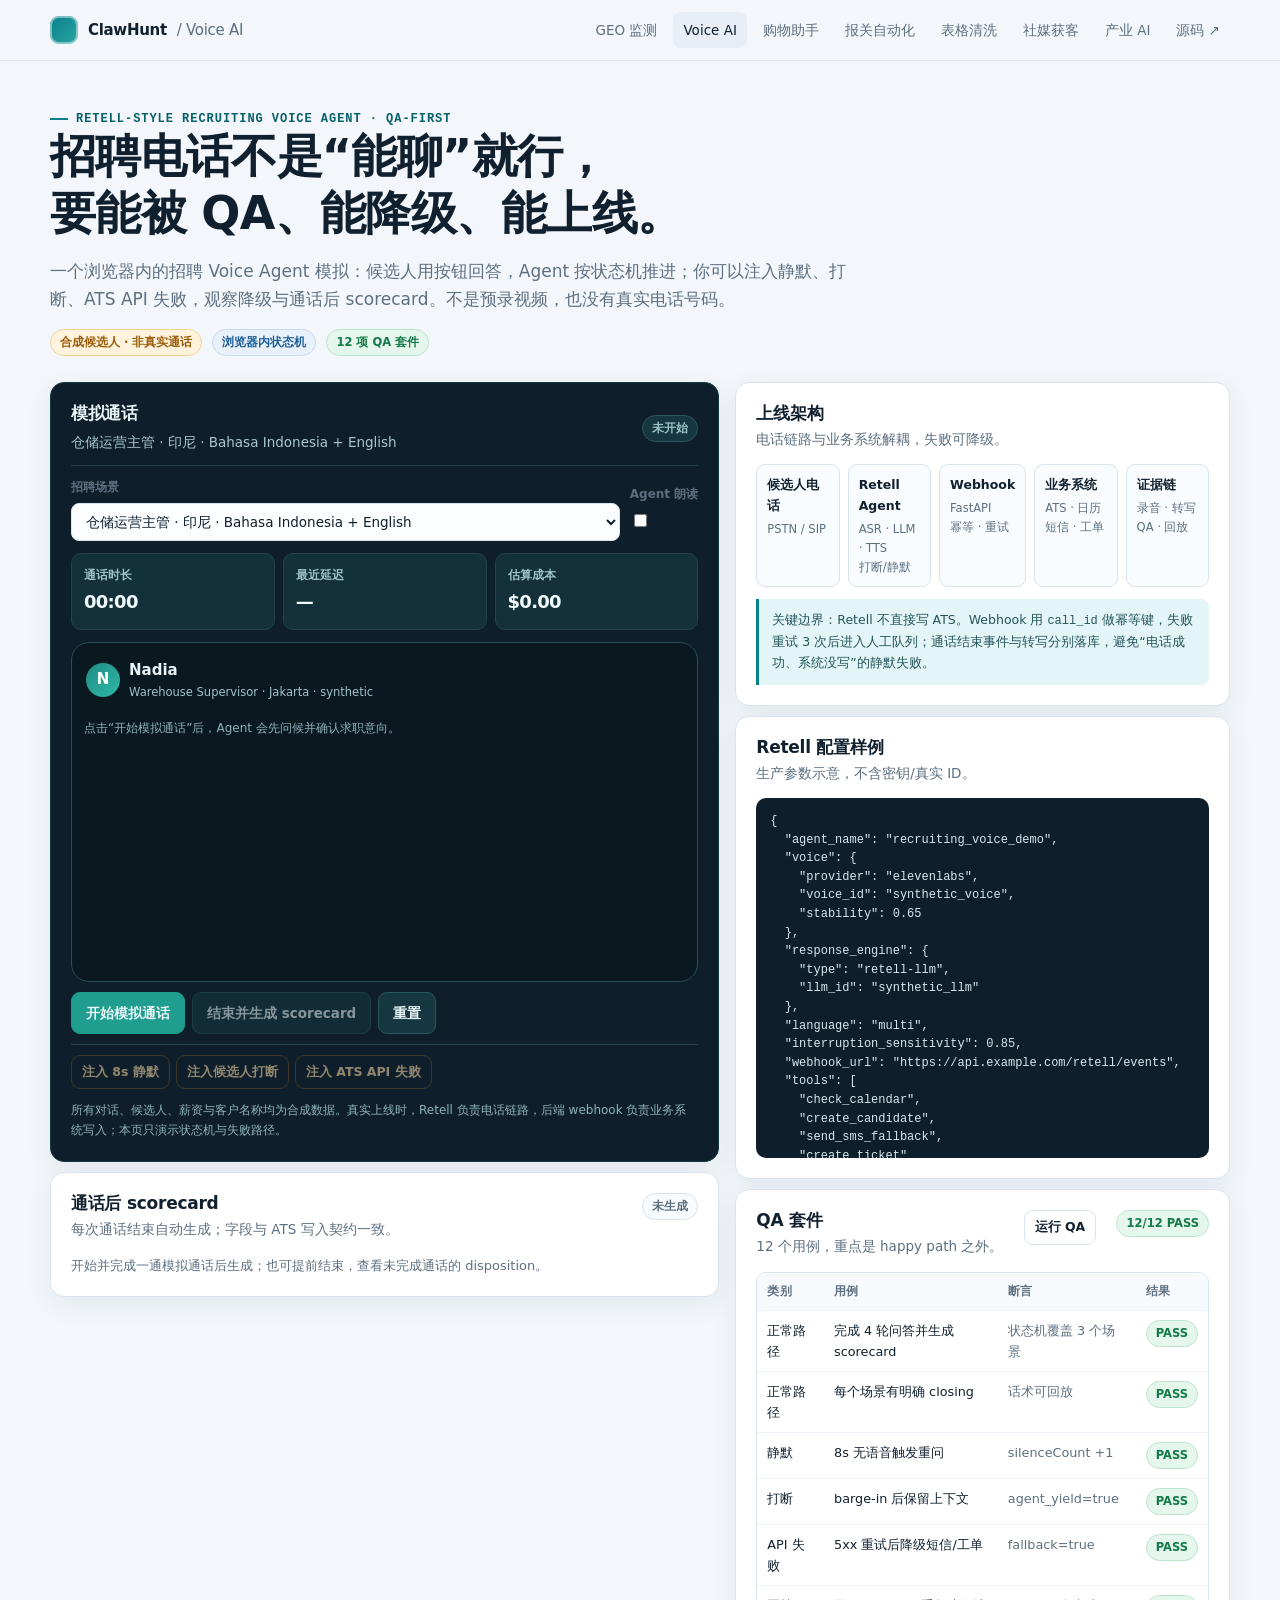
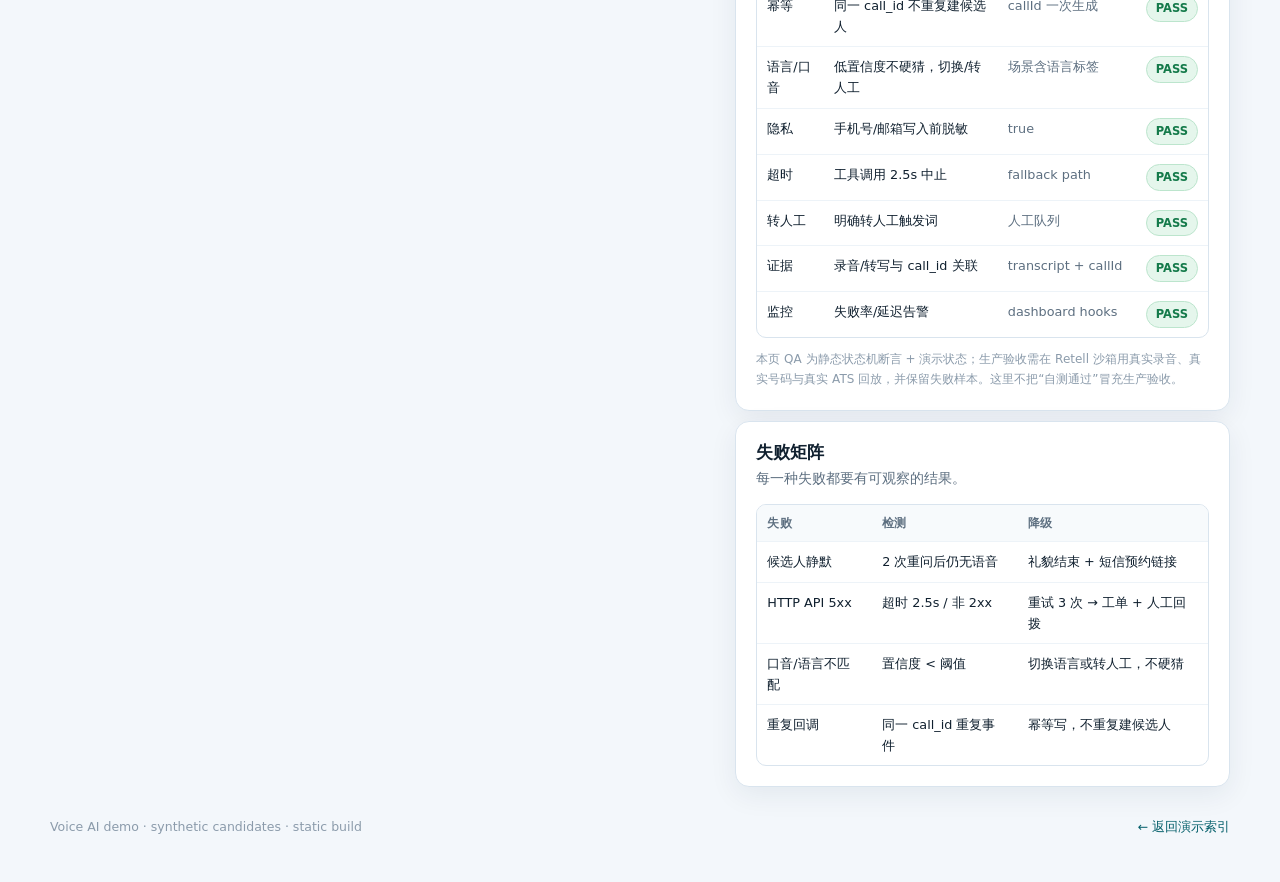
<file: docs/voice/index.html>
<!DOCTYPE html>
<html lang="zh-CN">
<head>
<meta charset="utf-8">
<meta name="viewport" content="width=device-width, initial-scale=1">
<title>东南亚招聘 Voice AI Agent · 可点通演示</title>
<meta name="description" content="基于 Retell 的招聘 Voice AI 浏览器模拟通话：多语言对话、打断/静默、API 失败降级、转人工与 12 项 QA 证据。">
<link rel="icon" href="data:,">
<link rel="stylesheet" href="../assets/demo.css">
<style>
.voice-layout { display:grid; grid-template-columns:minmax(0,1.15fr) minmax(0,.85fr); gap:16px; align-items:start; }
.call-shell { background:#0e1f2b; color:#e9f5f7; border-color:#123b45; }
.call-shell h3, .call-shell .sub { color:#e9f5f7; }
.call-shell .sub { color:#a9c8cd; }
.call-top { display:flex; align-items:center; justify-content:space-between; gap:10px; border-bottom:1px solid #24434d; padding-bottom:12px; }
.call-meta { display:grid; grid-template-columns:repeat(3,1fr); gap:8px; margin-top:12px; }
.call-meta .kpi { background:#14313b; border-color:#24434d; }
.call-meta .kpi .k { color:#9fc3c8; }
.call-meta .kpi .v { color:#f2fbfc; font-size:18px; }
.phone { border:1px solid #2b4d57; border-radius:18px; padding:10px; background:#0a1820; }
.phone-head { display:flex; align-items:center; gap:9px; padding:5px 4px 9px; }
.avatar { width:34px; height:34px; border-radius:50%; display:grid; place-items:center; background:linear-gradient(135deg,#1f8d84,#2fb7a9); color:#fff; font-weight:800; }
.call-status { font-size:11.5px; color:#9fc3c8; }
.call-status b { color:#8fe0d6; }
.transcript { display:grid; gap:8px; min-height:250px; max-height:390px; overflow:auto; padding:8px 2px; }
.bubble { max-width:90%; padding:9px 11px; border-radius:10px; font-size:13px; line-height:1.55; }
.bubble.agent { background:#dff5f2; color:#0c2a2c; border-bottom-left-radius:3px; }
.bubble.candidate { background:#fff; color:#1b2d3b; margin-left:auto; border-bottom-right-radius:3px; }
.bubble.system { background:#3b2a13; color:#ffdca8; border:1px solid #6c4b22; max-width:100%; font-family:Consolas,monospace; font-size:11.5px; }
.bubble .who { display:block; font-size:10.5px; font-weight:800; opacity:.66; margin-bottom:2px; }
.choices { display:grid; gap:7px; margin-top:10px; }
.choice { text-align:left; justify-content:flex-start; background:#163741; color:#e9f5f7; border-color:#2b5660; }
.choice:hover { background:#1b4550; }
.call-actions { display:flex; gap:7px; flex-wrap:wrap; margin-top:10px; }
.call-actions .btn { background:#163741; color:#e9f5f7; border-color:#2b5660; }
.call-actions .btn.primary { background:#1f9d8f; border-color:#1f9d8f; }
.call-actions .btn:hover { border-color:#4a8c96; }
.failure-row { display:flex; gap:6px; flex-wrap:wrap; margin-top:10px; border-top:1px solid #24434d; padding-top:10px; }
.failure-row .btn { background:transparent; color:#ffdca8; border-color:#6c4b22; }
.scorecard { display:grid; gap:8px; }
.score-line { display:flex; justify-content:space-between; gap:12px; border-bottom:1px solid var(--line-soft); padding:7px 0; font-size:12.5px; }
.score-line b { text-align:right; }
.qa-table td, .qa-table th { white-space:normal; }
@media (max-width:900px){ .voice-layout{grid-template-columns:1fr;} }
</style>
</head>
<body>
<header class="topbar">
  <div class="wrap topbar-inner">
    <a class="brandmark" href="../"><span class="branddot"></span> ClawHunt <span class="muted" style="font-weight:500">/ Voice AI</span></a>
    <nav class="navlinks" aria-label="演示导航">
      <a href="../geo/">GEO 监测</a>
      <a class="active" href="./">Voice AI</a>
      <a href="../shopping/">购物助手</a>
      <a href="../customs/">报关自动化</a>
      <a href="../sheet/">表格清洗</a>
      <a href="../social/">社媒获客</a>
      <a href="../industry/">产业 AI</a>
      <a href="https://github.com/Gupeat/clawhunt-agent-demos/tree/main/docs/voice" target="_blank" rel="noopener">源码 ↗</a>
    </nav>
  </div>
</header>

<main class="wrap">
  <section class="hero">
    <div class="eyebrow">Retell-style recruiting voice agent · QA-first</div>
    <h1>招聘电话不是“能聊”就行，<br>要能被 QA、能降级、能上线。</h1>
    <p class="lede">一个浏览器内的招聘 Voice Agent 模拟：候选人用按钮回答，Agent 按状态机推进；你可以注入静默、打断、ATS API 失败，观察降级与通话后 scorecard。不是预录视频，也没有真实电话号码。</p>
    <div class="row mt16"><span class="badge warn">合成候选人 · 非真实通话</span><span class="badge info">浏览器内状态机</span><span class="badge good">12 项 QA 套件</span></div>
  </section>

  <section class="voice-layout">
    <div class="stack">
      <section class="card call-shell">
        <div class="call-top">
          <div><h3>模拟通话</h3><p class="sub" id="scenario-sub">选择场景后开始；Agent 语音可按浏览器能力朗读。</p></div>
          <span class="badge" id="call-status" style="background:#163741;border-color:#2b5660;color:#9fc3c8">未开始</span>
        </div>
        <div class="row mt12">
          <label class="field" style="flex:1;margin:0"><span>招聘场景</span><select id="scenario"></select></label>
          <label class="field" style="flex:0 0 auto;margin:0;color:#cfe6e8"><span>Agent 朗读</span><input type="checkbox" id="speak-toggle" style="width:auto;accent-color:#2fb7a9"></label>
        </div>
        <div class="call-meta">
          <div class="kpi"><div class="k">通话时长</div><div class="v" id="call-timer">00:00</div></div>
          <div class="kpi"><div class="k">最近延迟</div><div class="v" id="call-latency">—</div></div>
          <div class="kpi"><div class="k">估算成本</div><div class="v" id="call-cost">$0.00</div></div>
        </div>
        <div class="phone mt12">
          <div class="phone-head"><div class="avatar">N</div><div><b id="agent-name">Nadia</b><div class="call-status" id="agent-role">Recruiting coordinator · synthetic</div></div></div>
          <div class="transcript" id="transcript" aria-live="polite"></div>
          <div class="choices" id="choices"></div>
        </div>
        <div class="call-actions">
          <button class="btn primary" id="start-call">开始模拟通话</button>
          <button class="btn" id="end-call" disabled>结束并生成 scorecard</button>
          <button class="btn" id="reset-call">重置</button>
        </div>
        <div class="failure-row">
          <button class="btn small" id="inject-silence">注入 8s 静默</button>
          <button class="btn small" id="inject-interrupt">注入候选人打断</button>
          <button class="btn small" id="inject-api">注入 ATS API 失败</button>
        </div>
        <p class="tiny mt12" style="color:#8fb3b8">所有对话、候选人、薪资与客户名称均为合成数据。真实上线时，Retell 负责电话链路，后端 webhook 负责业务系统写入；本页只演示状态机与失败路径。</p>
      </section>

      <section class="card">
        <div class="panel-title"><div><h3>通话后 scorecard</h3><p>每次通话结束自动生成；字段与 ATS 写入契约一致。</p></div><span class="badge" id="scorecard-status">未生成</span></div>
        <div id="scorecard" class="scorecard"><p class="muted fs13">开始并完成一通模拟通话后生成；也可提前结束，查看未完成通话的 disposition。</p></div>
      </section>
    </div>

    <div class="stack">
      <section class="card">
        <div class="panel-title"><div><h3>上线架构</h3><p>电话链路与业务系统解耦，失败可降级。</p></div></div>
        <div class="diagram">
          <div class="node"><b>候选人电话</b>PSTN / SIP</div>
          <div class="node"><b>Retell Agent</b>ASR · LLM · TTS<br>打断/静默</div>
          <div class="node"><b>Webhook</b>FastAPI<br>幂等 · 重试</div>
          <div class="node"><b>业务系统</b>ATS · 日历<br>短信 · 工单</div>
          <div class="node"><b>证据链</b>录音 · 转写<br>QA · 回放</div>
        </div>
        <div class="note mt12">关键边界：Retell 不直接写 ATS。Webhook 用 <span class="mono">call_id</span> 做幂等键，失败重试 3 次后进入人工队列；通话结束事件与转写分别落库，避免“电话成功、系统没写”的静默失败。</div>
      </section>

      <section class="card">
        <div class="panel-title"><div><h3>Retell 配置样例</h3><p>生产参数示意，不含密钥/真实 ID。</p></div></div>
        <pre class="code" id="config-json"></pre>
      </section>

      <section class="card">
        <div class="panel-title"><div><h3>QA 套件</h3><p>12 个用例，重点是 happy path 之外。</p></div><button class="btn small" id="run-qa">运行 QA</button><span class="badge good" id="qa-summary">—</span></div>
        <div class="table-wrap">
          <table class="qa-table"><thead><tr><th>类别</th><th>用例</th><th>断言</th><th>结果</th></tr></thead><tbody id="qa-body"></tbody></table>
        </div>
        <p class="tiny mt12">本页 QA 为静态状态机断言 + 演示状态；生产验收需在 Retell 沙箱用真实录音、真实号码与真实 ATS 回放，并保留失败样本。这里不把“自测通过”冒充生产验收。</p>
      </section>

      <section class="card">
        <div class="panel-title"><div><h3>失败矩阵</h3><p>每一种失败都要有可观察的结果。</p></div></div>
        <div class="table-wrap"><table><thead><tr><th>失败</th><th>检测</th><th>降级</th></tr></thead><tbody>
          <tr><td>候选人静默</td><td>2 次重问后仍无语音</td><td>礼貌结束 + 短信预约链接</td></tr>
          <tr><td>HTTP API 5xx</td><td>超时 2.5s / 非 2xx</td><td>重试 3 次 → 工单 + 人工回拨</td></tr>
          <tr><td>口音/语言不匹配</td><td>置信度 &lt; 阈值</td><td>切换语言或转人工，不硬猜</td></tr>
          <tr><td>重复回调</td><td>同一 call_id 重复事件</td><td>幂等写，不重复建候选人</td></tr>
        </tbody></table></div>
      </section>
    </div>
  </section>
</main>

<footer class="footer wrap"><div class="row between"><span>Voice AI demo · synthetic candidates · static build</span><a href="../">← 返回演示索引</a></div></footer>
<script src="../assets/common.js"></script>
<script src="./app.js"></script>
</body>
</html>
</file>
<file: docs/assets/demo.css>
/* ClawHunt static demos — shared visual system. No external assets. */
:root {
  --bg: #f3f7fb;
  --panel: #ffffff;
  --ink: #10202f;
  --muted: #5d6f80;
  --faint: #8b9bab;
  --line: #d9e4ee;
  --line-soft: #edf3f8;
  --accent: #087f8c;
  --accent-dark: #05606b;
  --accent-soft: #e3f5f6;
  --blue: #1c5d99;
  --blue-soft: #e8f0fa;
  --good: #147a4a;
  --good-soft: #e5f6ec;
  --warn: #9a5b06;
  --warn-soft: #fff3dd;
  --bad: #b42318;
  --bad-soft: #fdecea;
  --shadow: 0 8px 28px rgba(16, 42, 67, .07);
  --radius: 14px;
}
* { box-sizing: border-box; }
html { scroll-behavior: smooth; }
body {
  margin: 0;
  color: var(--ink);
  background: var(--bg);
  font: 15px/1.65 "Segoe UI", "Microsoft YaHei", "PingFang SC", system-ui, -apple-system, sans-serif;
  -webkit-font-smoothing: antialiased;
}
a { color: var(--accent-dark); text-decoration: none; }
a:hover { text-decoration: underline; }
code, pre, .mono { font-family: "Cascadia Code", "SFMono-Regular", Consolas, "Liberation Mono", monospace; }
h1, h2, h3, h4 { line-height: 1.25; margin: 0; letter-spacing: -.015em; }
h1 { font-size: clamp(28px, 4vw, 46px); }
h2 { font-size: clamp(21px, 2.5vw, 28px); }
h3 { font-size: 17px; }
p { margin: 0; }
.wrap { width: min(1180px, calc(100% - 32px)); margin: 0 auto; }
.topbar {
  position: sticky; top: 0; z-index: 20;
  background: rgba(243, 247, 251, .9);
  backdrop-filter: blur(10px);
  border-bottom: 1px solid var(--line);
}
.topbar-inner { display: flex; align-items: center; gap: 18px; min-height: 60px; }
.brandmark { display: flex; align-items: center; gap: 10px; font-weight: 800; color: var(--ink); letter-spacing: -.02em; }
.branddot { width: 28px; height: 28px; border-radius: 9px; background: linear-gradient(135deg, var(--accent), #2ba5a0); box-shadow: inset 0 0 0 2px rgba(255,255,255,.45); }
.navlinks { display: flex; gap: 6px; flex-wrap: wrap; margin-left: auto; }
.navlinks a { color: var(--muted); font-size: 13.5px; padding: 7px 10px; border-radius: 8px; }
.navlinks a:hover, .navlinks a.active { color: var(--ink); background: #e7eef5; text-decoration: none; }
.hero { padding: 42px 0 26px; }
.eyebrow { display: inline-flex; align-items: center; gap: 8px; font: 700 12px/1.2 "Cascadia Code", Consolas, monospace; letter-spacing: .08em; text-transform: uppercase; color: var(--accent-dark); }
.eyebrow::before { content: ""; width: 18px; height: 2px; background: var(--accent); }
.hero p.lede { color: var(--muted); max-width: 800px; margin-top: 14px; font-size: 17px; }
.hero-actions { display: flex; gap: 10px; flex-wrap: wrap; margin-top: 22px; }
.btn {
  display: inline-flex; align-items: center; justify-content: center; gap: 7px;
  border: 1px solid var(--line); background: var(--panel); color: var(--ink);
  border-radius: 9px; padding: 9px 14px; font: inherit; font-weight: 700; font-size: 13.5px;
  cursor: pointer; transition: .15s ease;
}
.btn:hover { border-color: #b9cad8; transform: translateY(-1px); }
.btn.primary { background: var(--accent); border-color: var(--accent); color: #fff; }
.btn.primary:hover { background: var(--accent-dark); }
.btn.ghost { background: transparent; }
.btn.small { padding: 6px 10px; font-size: 12.5px; }
.btn:disabled { opacity: .55; cursor: not-allowed; transform: none; }
.grid { display: grid; gap: 16px; }
.grid.two { grid-template-columns: repeat(2, minmax(0, 1fr)); }
.grid.three { grid-template-columns: repeat(3, minmax(0, 1fr)); }
.grid.four { grid-template-columns: repeat(4, minmax(0, 1fr)); }
.card { background: var(--panel); border: 1px solid var(--line); border-radius: var(--radius); box-shadow: var(--shadow); padding: 20px; }
.card.tight { padding: 16px; }
.card h3 { display: flex; align-items: center; gap: 8px; }
.card .sub { color: var(--muted); font-size: 13.5px; margin-top: 7px; }
.card .tiny { color: var(--faint); font-size: 12px; }
.panel-title { display: flex; align-items: flex-start; justify-content: space-between; gap: 14px; margin-bottom: 14px; }
.panel-title p { color: var(--muted); font-size: 13.5px; margin-top: 4px; }
.chip, .tag, .badge {
  display: inline-flex; align-items: center; gap: 5px; white-space: nowrap;
  border: 1px solid var(--line); border-radius: 999px; background: #f8fbfd;
  padding: 3px 9px; font-size: 11.5px; font-weight: 700; color: var(--muted);
}
.badge.good { color: var(--good); background: var(--good-soft); border-color: #bce5cd; }
.badge.warn { color: var(--warn); background: var(--warn-soft); border-color: #f0d39b; }
.badge.bad { color: var(--bad); background: var(--bad-soft); border-color: #f5c3bd; }
.badge.info { color: var(--blue); background: var(--blue-soft); border-color: #c6daf1; }
.tag.on { color: var(--accent-dark); background: var(--accent-soft); border-color: #b8e1e4; }
label.field { display: block; margin-bottom: 12px; }
label.field span { display: block; color: var(--muted); font-size: 12px; font-weight: 700; margin-bottom: 5px; }
input[type="text"], input[type="number"], select, textarea {
  width: 100%; border: 1px solid var(--line); border-radius: 8px; background: #fbfdff;
  color: var(--ink); padding: 9px 10px; font: inherit; font-size: 13.5px; outline: none;
}
textarea { resize: vertical; min-height: 74px; }
input:focus, select:focus, textarea:focus { border-color: var(--accent); box-shadow: 0 0 0 3px rgba(8,127,140,.1); }
.row { display: flex; gap: 10px; align-items: center; flex-wrap: wrap; }
.row.between { justify-content: space-between; }
.row.end { justify-content: flex-end; }
.stack { display: grid; gap: 10px; }
.divider { height: 1px; background: var(--line-soft); margin: 16px 0; }
.note {
  border-left: 3px solid var(--accent); background: var(--accent-soft);
  padding: 11px 13px; border-radius: 0 8px 8px 0; color: #24545a; font-size: 12.5px;
}
.note.warn { border-color: var(--warn); background: var(--warn-soft); color: #67410a; }
.note.bad { border-color: var(--bad); background: var(--bad-soft); color: #6e1b14; }
.kpis { display: grid; grid-template-columns: repeat(4, minmax(0,1fr)); gap: 12px; }
.kpi { background: #f8fbfd; border: 1px solid var(--line-soft); border-radius: 10px; padding: 12px; }
.kpi .k { color: var(--muted); font-size: 11.5px; font-weight: 700; }
.kpi .v { font-size: 25px; font-weight: 850; letter-spacing: -.04em; margin-top: 2px; }
.kpi .d { color: var(--faint); font-size: 11.5px; }
.table-wrap { overflow-x: auto; border: 1px solid var(--line); border-radius: 10px; }
table { width: 100%; border-collapse: collapse; font-size: 12.8px; }
th, td { text-align: left; padding: 9px 10px; border-bottom: 1px solid var(--line-soft); vertical-align: top; }
th { background: #f7fafc; color: var(--muted); font-size: 11.5px; letter-spacing: .02em; white-space: nowrap; }
tr:last-child td { border-bottom: 0; }
td .quote { color: #3f5364; font-size: 12.3px; }
pre.code {
  margin: 0; background: #0e1f2b; color: #d8e7ef; border-radius: 10px; padding: 14px;
  font-size: 12px; line-height: 1.55; overflow: auto; max-height: 360px;
}
pre.code .key { color: #79d7c9; }
pre.code .str { color: #f1cc8b; }
pre.code .num { color: #9ecbff; }
ul.clean { margin: 0; padding-left: 18px; color: var(--muted); }
ul.clean li { margin: 5px 0; }
.checklist { display: grid; gap: 7px; }
.checkrow { display: flex; align-items: center; gap: 9px; padding: 7px 9px; border: 1px solid var(--line-soft); border-radius: 8px; background: #fbfdff; font-size: 12.5px; }
.checkrow .dot { width: 16px; height: 16px; border-radius: 50%; display: grid; place-items: center; font-size: 10px; color: #fff; background: var(--faint); flex: none; }
.checkrow.pass .dot { background: var(--good); }
.checkrow.fail .dot { background: var(--bad); }
.checkrow .detail { color: var(--faint); margin-left: auto; text-align: right; font-size: 11.5px; }
.tabs { display: flex; gap: 5px; border-bottom: 1px solid var(--line); overflow-x: auto; }
.tab { border: 0; border-bottom: 2px solid transparent; background: transparent; padding: 10px 12px; color: var(--muted); font: inherit; font-weight: 700; font-size: 13px; cursor: pointer; white-space: nowrap; }
.tab.active { color: var(--accent-dark); border-bottom-color: var(--accent); }
.tabpane { display: none; padding-top: 18px; }
.tabpane.active { display: block; }
.stepbar { display: flex; gap: 0; overflow-x: auto; }
.step {
  flex: 1; min-width: 100px; position: relative; padding: 10px 8px 10px 22px;
  border-top: 2px solid var(--line); color: var(--faint); font-size: 11.5px; text-align: left;
}
.step::before { content: ""; position: absolute; left: 7px; top: -6px; width: 10px; height: 10px; border-radius: 50%; background: var(--line); }
.step.done { border-top-color: var(--accent); color: var(--accent-dark); }
.step.done::before { background: var(--accent); }
.step.current { color: var(--ink); }
.step.current::before { background: var(--warn); }
.progress { height: 8px; border-radius: 999px; background: #e8eff5; overflow: hidden; }
.progress > i { display: block; height: 100%; background: linear-gradient(90deg, var(--accent), #38b0a6); border-radius: inherit; }
.bars { display: grid; gap: 9px; }
.bar-row { display: grid; grid-template-columns: 92px 1fr 48px; gap: 9px; align-items: center; font-size: 12px; }
.bar-track { height: 9px; background: #e9f0f4; border-radius: 999px; overflow: hidden; }
.bar-track > i { display: block; height: 100%; background: var(--accent); border-radius: inherit; }
.bar-row > b { text-align: right; }
.msg { border: 1px solid var(--line); border-radius: 10px; padding: 9px 11px; max-width: 92%; font-size: 13px; }
.msg.agent { background: var(--accent-soft); border-color: #c4e5e4; }
.msg.candidate { background: #fff; margin-left: auto; }
.chatlog { display: grid; gap: 8px; min-height: 170px; max-height: 310px; overflow: auto; padding: 4px 2px; }
.diagram { display: grid; grid-template-columns: repeat(5, 1fr); gap: 8px; align-items: stretch; }
.diagram .node { border: 1px solid var(--line); background: #f9fcfe; border-radius: 9px; padding: 10px; font-size: 11.5px; color: var(--muted); }
.diagram .node b { display: block; color: var(--ink); margin-bottom: 3px; font-size: 12.5px; }
.diagram .arrow { align-self: center; text-align: center; color: var(--faint); font-weight: 800; }
.risk-low { color: var(--good); font-weight: 800; }
.risk-medium { color: var(--warn); font-weight: 800; }
.risk-high { color: var(--bad); font-weight: 800; }
.footer { padding: 30px 0 44px; color: var(--faint); font-size: 12.5px; }
.demo-note { display: flex; gap: 9px; align-items: flex-start; border: 1px dashed #b9d6dd; background: #f3fbfc; border-radius: 10px; padding: 10px 12px; font-size: 12.5px; color: #3f6369; }
.demo-note b { color: var(--accent-dark); }
.sr-only { position: absolute; width: 1px; height: 1px; padding: 0; margin: -1px; overflow: hidden; clip: rect(0,0,0,0); white-space: nowrap; border: 0; }
.hidden { display: none !important; }
.mt8 { margin-top: 8px; } .mt12 { margin-top: 12px; } .mt16 { margin-top: 16px; } .mt24 { margin-top: 24px; }
.mb8 { margin-bottom: 8px; } .mb12 { margin-bottom: 12px; } .mb16 { margin-bottom: 16px; }
.fs13 { font-size: 13px; } .muted { color: var(--muted); } .small { font-size: 12.5px; }
.mono { font-size: 12px; }
@media (max-width: 900px) {
  .grid.three, .grid.four { grid-template-columns: repeat(2, minmax(0,1fr)); }
  .grid.two { grid-template-columns: 1fr; }
  .kpis { grid-template-columns: repeat(2, minmax(0,1fr)); }
  .diagram { grid-template-columns: repeat(2, 1fr); }
  .diagram .arrow { display: none; }
}
@media (max-width: 620px) {
  .wrap { width: calc(100% - 20px); }
  .topbar-inner { min-height: 54px; }
  .navlinks a { padding: 5px 7px; font-size: 12px; }
  .grid.three, .grid.four { grid-template-columns: 1fr; }
  .card { padding: 15px; }
  h1 { font-size: 30px; }
  .hero { padding: 28px 0 18px; }
  .kpis { grid-template-columns: 1fr 1fr; }
  .stepbar { display: grid; gap: 2px; }
  .step { border-top: 0; border-left: 2px solid var(--line); padding: 6px 8px 6px 22px; min-width: 0; }
  .step::before { left: -6px; top: 12px; }
  .step.done { border-left-color: var(--accent); }
}
</file>
<file: docs/rider/css/app.css>
/* ============================================================
   骑遇 RiderHire OS — rider recruitment platform demo
   Static, synthetic data, no external assets.
   ============================================================ */
:root{
  --ink:#0b1424;
  --ink-2:#1b2940;
  --muted:#5d6b7e;
  --faint:#8b97a8;
  --bg:#f3f5f9;
  --paper:#ffffff;
  --line:#e2e7ef;
  --line-2:#edf1f6;
  --brand:#ff5a1f;
  --brand-2:#ff7a45;
  --brand-dark:#dc430d;
  --brand-soft:#fff0e8;
  --navy:#0a1a31;
  --navy-2:#102643;
  --blue:#2563eb;
  --blue-soft:#eaf0ff;
  --teal:#0f9f8f;
  --teal-soft:#e6f7f4;
  --green:#12854a;
  --green-soft:#e5f7ec;
  --amber:#b7791f;
  --amber-soft:#fff6df;
  --red:#c92a2a;
  --red-soft:#fdecec;
  --violet:#6d4aff;
  --violet-soft:#f0ecff;
  --radius:20px;
  --radius-sm:13px;
  --shadow:0 20px 50px -24px rgba(11,27,51,.22);
  --shadow-sm:0 8px 24px -14px rgba(11,27,51,.18);
  --font:"Inter","Segoe UI","PingFang SC","Hiragino Sans GB","Microsoft YaHei",system-ui,-apple-system,sans-serif;
  --mono:"Cascadia Code","SFMono-Regular",Consolas,"Liberation Mono",monospace;
}
*{box-sizing:border-box}
html{scroll-behavior:smooth}
body{
  margin:0;color:var(--ink);background:var(--bg);font:15px/1.6 var(--font);
  -webkit-font-smoothing:antialiased;text-rendering:optimizeLegibility;overflow-x:hidden;
}
body::before{
  content:"";position:fixed;inset:0;pointer-events:none;z-index:-1;
  background:
    radial-gradient(900px 420px at 8% -6%,rgba(255,90,31,.055),transparent 60%),
    radial-gradient(800px 500px at 96% 4%,rgba(37,99,235,.055),transparent 62%);
}
h1,h2,h3,h4,p{margin:0}
h1,h2,h3,h4{line-height:1.22;letter-spacing:-.025em}
a{color:inherit;text-decoration:none}
button{font:inherit;color:inherit}
button,a{-webkit-tap-highlight-color:transparent}
img,svg{display:block;max-width:100%}
::selection{background:rgba(255,90,31,.18)}
:focus-visible{outline:2px solid var(--brand);outline-offset:2px}
.skip-link{position:fixed;left:16px;top:-60px;z-index:200;background:var(--ink);color:#fff;padding:8px 14px;border-radius:8px;transition:.15s}
.skip-link:focus{top:12px}
.wrap{width:min(1280px,calc(100% - 44px));margin:0 auto}
.wrap-narrow{width:min(1080px,calc(100% - 44px));margin:0 auto}
.mono{font-family:var(--mono)}
.muted{color:var(--muted)}
.faint{color:var(--faint)}
.nowrap{white-space:nowrap}
.sr-only{position:absolute;width:1px;height:1px;padding:0;margin:-1px;overflow:hidden;clip:rect(0,0,0,0);white-space:nowrap;border:0}
.hidden{display:none!important}

/* ---------- top bar ---------- */
.topbar{
  position:sticky;top:0;z-index:40;background:rgba(255,255,255,.88);
  border-bottom:1px solid rgba(226,231,239,.92);backdrop-filter:blur(16px) saturate(150%);
}
.topbar-inner{display:flex;align-items:center;gap:22px;min-height:70px}
.brand{display:flex;align-items:center;gap:11px;flex:none}
.brand-mark{
  width:38px;height:38px;border-radius:12px;display:grid;place-items:center;color:#fff;
  background:linear-gradient(145deg,#ff7a45,#ff4d0f);box-shadow:0 8px 18px -8px rgba(255,90,31,.8),inset 0 1px 0 rgba(255,255,255,.35);
}
.brand-mark svg{width:23px;height:23px}
.brand-text{display:flex;flex-direction:column;line-height:1.1}
.brand-text b{font-size:18px;letter-spacing:-.04em;font-weight:850}
.brand-text em{font:600 9px/1.3 var(--mono);letter-spacing:.14em;color:var(--faint);font-style:normal;margin-top:3px}
.nav{display:flex;align-items:center;gap:2px;margin-left:8px;overflow-x:auto;scrollbar-width:none}
.nav::-webkit-scrollbar{display:none}
.nav-link{
  padding:8px 13px;border-radius:10px;color:var(--muted);font-size:13.5px;font-weight:650;
  white-space:nowrap;transition:.16s;border:1px solid transparent;
}
.nav-link:hover{color:var(--ink);background:#f1f4f8}
.nav-link.active{color:var(--ink);background:#fff;border-color:var(--line);box-shadow:0 3px 10px -6px rgba(11,27,51,.22)}
.nav-link .n{font:700 10px/1 var(--mono);color:var(--faint);margin-right:6px}
.nav-link.active .n{color:var(--brand)}
.top-meta{display:flex;align-items:center;gap:8px;margin-left:auto;flex:none}
.pill{
  display:inline-flex;align-items:center;gap:6px;border:1px solid var(--line);border-radius:999px;
  background:#fff;color:var(--muted);padding:5px 10px;font-size:11.5px;font-weight:700;white-space:nowrap;
}
.pill-live{color:var(--green);border-color:#c8ead6;background:var(--green-soft)}
.pill-live i{width:6px;height:6px;border-radius:50%;background:var(--green);box-shadow:0 0 0 3px rgba(18,133,74,.12);animation:blink 2.4s infinite}
.pill-brand{color:var(--brand-dark);border-color:#ffd9c8;background:var(--brand-soft)}
.icon-btn{
  display:inline-flex;align-items:center;gap:6px;border:1px solid var(--line);background:#fff;
  border-radius:10px;padding:7px 10px;font-size:12px;font-weight:700;color:var(--muted);cursor:pointer;transition:.15s;
}
.icon-btn:hover{color:var(--ink);border-color:#c8d2df;transform:translateY(-1px)}
.icon-btn span{white-space:nowrap;flex:none}
.btn > svg{width:15px;height:15px;flex:none}
@keyframes blink{0%,100%{opacity:1}50%{opacity:.35}}

/* ---------- common ---------- */
.page{padding:28px 0 64px;animation:fadeUp .38s ease both}
#view > .page[data-module]:not([data-module="overview"]){max-width:1344px;margin:0 auto;padding-left:28px;padding-right:28px}
@media(max-width:680px){
  #view > .page[data-module]:not([data-module="overview"]){padding-left:14px;padding-right:14px}
}
@keyframes fadeUp{from{opacity:0;transform:translateY(8px)}to{opacity:1;transform:none}}
.eyebrow{
  display:inline-flex;align-items:center;gap:9px;font:750 10.5px/1.2 var(--mono);
  letter-spacing:.13em;text-transform:uppercase;color:var(--brand-dark);
}
.eyebrow::before{content:"";width:16px;height:2px;background:var(--brand);border-radius:2px}
.eyebrow.light{color:#ffb394}
.eyebrow.light::before{background:#ff8b60}
.card{background:var(--paper);border:1px solid var(--line);border-radius:var(--radius);box-shadow:var(--shadow-sm)}
.card-head{display:flex;align-items:flex-start;justify-content:space-between;gap:16px;padding:18px 20px;border-bottom:1px solid var(--line-2)}
.card-title{font-size:15px;font-weight:800;display:flex;align-items:center;gap:8px}
.card-sub{font-size:12.5px;color:var(--muted);margin-top:4px;line-height:1.5}
.btn{
  display:inline-flex;align-items:center;justify-content:center;gap:7px;border:1px solid var(--line);
  background:#fff;color:var(--ink);border-radius:10px;padding:9px 14px;font-size:13px;font-weight:750;
  cursor:pointer;transition:.16s;white-space:nowrap;
}
.btn:hover{border-color:#c8d2df;transform:translateY(-1px);box-shadow:0 6px 14px -10px rgba(11,27,51,.35)}
.btn:active{transform:none}
.btn-primary{background:linear-gradient(145deg,#ff6a30,#f24c12);border-color:#f24c12;color:#fff;box-shadow:0 8px 18px -10px rgba(242,76,18,.9)}
.btn-primary:hover{background:linear-gradient(145deg,#ff7a45,#e8450d);border-color:#e8450d}
.btn-dark{background:var(--ink);border-color:var(--ink);color:#fff}
.btn-dark:hover{background:var(--ink-2);border-color:var(--ink-2)}
.btn-soft{background:var(--brand-soft);border-color:#ffd9c8;color:var(--brand-dark)}
.btn-ghost{background:transparent;border-color:transparent;color:var(--muted)}
.btn-ghost:hover{background:#f1f4f8;border-color:transparent;box-shadow:none}
.btn-sm{padding:6px 10px;font-size:12px;border-radius:8px}
.btn-lg{padding:12px 20px;font-size:14px;border-radius:12px}
.btn:disabled{opacity:.45;cursor:not-allowed;transform:none;box-shadow:none}
.btn .ico{width:15px;height:15px}
.chip{
  display:inline-flex;align-items:center;gap:6px;border:1px solid var(--line);border-radius:999px;
  background:#fbfcfe;padding:5px 10px;font-size:11.5px;font-weight:700;color:var(--muted);white-space:nowrap;
}
.chip b{color:var(--ink);font-weight:800}
.chip-good{color:var(--green);background:var(--green-soft);border-color:#c8ead6}
.chip-warn{color:var(--amber);background:var(--amber-soft);border-color:#f0dfb3}
.chip-bad{color:var(--red);background:var(--red-soft);border-color:#f3c6c6}
.chip-blue{color:var(--blue);background:var(--blue-soft);border-color:#cddcff}
.chip-teal{color:var(--teal);background:var(--teal-soft);border-color:#c8e9e4}
.chip-violet{color:var(--violet);background:var(--violet-soft);border-color:#ddd5ff}
.chip i{width:5px;height:5px;border-radius:50%;background:currentColor}
.chip-row{display:flex;flex-wrap:wrap;gap:7px}
.divider{height:1px;background:var(--line-2);margin:16px 0}
.note{
  border:1px solid #d8e8e5;border-left:3px solid var(--teal);background:#f4fbf9;
  border-radius:0 10px 10px 0;padding:10px 12px;font-size:12px;color:#345d59;line-height:1.55;
}
.note-warn{border-color:#f0dfb3;border-left-color:var(--amber);background:var(--amber-soft);color:#6b4d13}
.note-bad{border-color:#f3c6c6;border-left-color:var(--red);background:var(--red-soft);color:#6f2020}
.note-brand{border-color:#ffd9c8;border-left-color:var(--brand);background:var(--brand-soft);color:#7a3517}
.note b{color:inherit}
.kv{display:flex;align-items:baseline;justify-content:space-between;gap:14px;padding:7px 0;border-bottom:1px dashed var(--line-2);font-size:12.5px}
.kv:last-child{border-bottom:0}
.kv span{color:var(--muted)}
.kv b{font-weight:750;text-align:right}
.code{
  margin:0;background:#0b1728;color:#dbe7f3;border-radius:12px;padding:14px 15px;
  font:11.5px/1.65 var(--mono);overflow:auto;max-height:380px;border:1px solid #16263c;
}
.code .k{color:#7dd3c7}.code .s{color:#f6c98a}.code .n{color:#9ec5ff}.code .c{color:#6f8199}
.table-wrap{overflow-x:auto;border:1px solid var(--line);border-radius:12px;background:#fff}
table{width:100%;border-collapse:collapse;font-size:12.5px}
th,td{text-align:left;padding:10px 11px;border-bottom:1px solid var(--line-2);vertical-align:middle}
th{background:#f8fafc;color:var(--faint);font-size:10.5px;font-weight:800;letter-spacing:.05em;text-transform:uppercase;white-space:nowrap}
tr:last-child td{border-bottom:0}
tbody tr{transition:.12s}
tbody tr:hover{background:#fafcff}
.num{font-variant-numeric:tabular-nums}
.tag-status{
  display:inline-flex;align-items:center;gap:5px;padding:3px 8px;border-radius:999px;
  font-size:10.5px;font-weight:800;white-space:nowrap;border:1px solid transparent;
}
.tag-status::before{content:"";width:5px;height:5px;border-radius:50%;background:currentColor}
.st-new{color:#5d6b7e;background:#f0f3f7;border-color:#e4e9f0}
.st-collecting{color:var(--blue);background:var(--blue-soft);border-color:#cddcff}
.st-complete{color:var(--teal);background:var(--teal-soft);border-color:#c8e9e4}
.st-booked{color:var(--violet);background:var(--violet-soft);border-color:#ddd5ff}
.st-interviewed{color:var(--amber);background:var(--amber-soft);border-color:#f0dfb3}
.st-hired{color:var(--green);background:var(--green-soft);border-color:#c8ead6}
.st-rejected{color:var(--red);background:var(--red-soft);border-color:#f3c6c6}
.st-handoff{color:#7a3517;background:var(--brand-soft);border-color:#ffd9c8}

/* ---------- overview ---------- */
.hero{
  position:relative;overflow:hidden;background:var(--navy);color:#fff;
  border-radius:0 0 28px 28px;margin-bottom:26px;
}
.hero::before{
  content:"";position:absolute;inset:0;pointer-events:none;
  background:
    radial-gradient(720px 340px at 82% 8%,rgba(255,90,31,.22),transparent 64%),
    radial-gradient(600px 380px at 14% 92%,rgba(37,99,235,.22),transparent 66%),
    linear-gradient(180deg,rgba(255,255,255,.035),transparent 30%);
}
.hero::after{
  content:"";position:absolute;inset:0;pointer-events:none;opacity:.18;
  background-image:linear-gradient(rgba(255,255,255,.09) 1px,transparent 1px),linear-gradient(90deg,rgba(255,255,255,.09) 1px,transparent 1px);
  background-size:56px 56px;mask-image:linear-gradient(180deg,#000,transparent 84%);
}
.hero-grid{position:relative;z-index:2;display:grid;grid-template-columns:minmax(0,1.05fr) minmax(420px,.82fr);gap:48px;padding:64px 0 58px;align-items:center}
.hero-copy{max-width:660px}
.hero h1{font-size:clamp(36px,4.2vw,58px);line-height:1.08;letter-spacing:-.045em;margin-top:20px;font-weight:850}
.hero h1 .accent{color:#ffb394}
.hero-lede{color:#b9c7d8;font-size:16px;line-height:1.72;margin-top:20px;max-width:600px}
.hero-actions{display:flex;gap:10px;flex-wrap:wrap;margin-top:28px}
.hero-actions .btn-primary{box-shadow:0 14px 28px -14px rgba(255,90,31,.95)}
.hero-actions .btn{background:rgba(255,255,255,.06);border-color:rgba(255,255,255,.16);color:#eaf1fa}
.hero-actions .btn:hover{background:rgba(255,255,255,.12);border-color:rgba(255,255,255,.28)}
.hero-points{display:flex;flex-wrap:wrap;gap:16px 22px;margin-top:30px;padding-top:22px;border-top:1px solid rgba(255,255,255,.12)}
.hero-points span{display:flex;align-items:center;gap:7px;font-size:12px;color:#9eb0c6}
.hero-points span b{color:#fff;font-weight:800}
.hero-points .dot{width:5px;height:5px;border-radius:50%;background:#ff8b60}
.hero-proof{
  position:relative;border:1px solid rgba(255,255,255,.16);border-radius:22px;padding:16px;
  background:linear-gradient(160deg,rgba(255,255,255,.12),rgba(255,255,255,.045));
  backdrop-filter:blur(14px);box-shadow:0 30px 70px -30px rgba(0,0,0,.65);
}
.proof-head{display:flex;align-items:center;justify-content:space-between;gap:10px;padding:2px 4px 12px;border-bottom:1px solid rgba(255,255,255,.12)}
.proof-head b{font-size:12px;letter-spacing:.02em}
.proof-live{display:inline-flex;align-items:center;gap:6px;font:700 9.5px/1 var(--mono);letter-spacing:.1em;color:#8ff0cf}
.proof-live i{width:5px;height:5px;border-radius:50%;background:#4ade80;box-shadow:0 0 0 4px rgba(74,222,128,.14);animation:blink 2.2s infinite}
.mini-chat{display:grid;gap:8px;padding:14px 2px}
.mini-msg{max-width:86%;padding:8px 11px;border-radius:12px;font-size:11.5px;line-height:1.55}
.mini-msg.ai{background:rgba(255,255,255,.11);border:1px solid rgba(255,255,255,.12);color:#e8f0fb;border-bottom-left-radius:4px}
.mini-msg.user{background:#ff5a1f;color:#fff;margin-left:auto;border-bottom-right-radius:4px}
.mini-progress{padding:4px 2px 12px}
.mini-progress .lbl{display:flex;justify-content:space-between;font-size:10px;color:#a9bbd1;margin-bottom:6px}
.mini-progress .lbl b{color:#fff}
.mini-track{height:6px;border-radius:999px;background:rgba(255,255,255,.14);overflow:hidden}
.mini-track i{display:block;height:100%;border-radius:inherit;background:linear-gradient(90deg,#ff8b60,#ffb394);width:0;animation:grow 1.4s .25s ease forwards}
@keyframes grow{to{width:100%}}
.proof-grid{display:grid;grid-template-columns:repeat(3,1fr);gap:8px;padding-top:12px;border-top:1px solid rgba(255,255,255,.12)}
.proof-stat{background:rgba(255,255,255,.06);border:1px solid rgba(255,255,255,.1);border-radius:10px;padding:9px 10px}
.proof-stat b{display:block;font-size:18px;letter-spacing:-.04em;line-height:1.1}
.proof-stat span{display:block;color:#9eb0c6;font-size:9.5px;margin-top:4px;line-height:1.3}
.proof-foot{display:flex;align-items:center;gap:6px;margin-top:12px;color:#8fa4bd;font-size:9.5px}
.proof-foot svg{width:12px;height:12px;color:#8ff0cf}

.section{padding:10px 0 30px}
.section-head{display:flex;align-items:flex-end;justify-content:space-between;gap:20px;margin-bottom:16px}
.section-head h2{font-size:clamp(22px,2.4vw,30px);font-weight:850;letter-spacing:-.04em}
.section-head p{color:var(--muted);font-size:13.5px;margin-top:6px;max-width:760px}
.stat-strip{display:grid;grid-template-columns:repeat(4,1fr);gap:12px;margin-bottom:22px}
.stat-box{background:#fff;border:1px solid var(--line);border-radius:14px;padding:14px 16px;display:flex;align-items:center;gap:13px;box-shadow:0 1px 0 rgba(11,27,51,.02)}
.stat-icon{width:38px;height:38px;border-radius:11px;background:var(--brand-soft);color:var(--brand-dark);display:grid;place-items:center;flex:none}
.stat-icon svg{width:18px;height:18px}
.stat-box b{display:block;font-size:21px;line-height:1.1;letter-spacing:-.04em;font-weight:850}
.stat-box span{display:block;font-size:10.5px;color:var(--faint);margin-top:3px}
.task-grid{display:grid;grid-template-columns:repeat(3,minmax(0,1fr));gap:14px}
.task-card{
  position:relative;background:#fff;border:1px solid var(--line);border-radius:16px;padding:18px;
  display:flex;flex-direction:column;gap:11px;min-height:220px;transition:.18s;overflow:hidden;
}
.task-card::before{content:"";position:absolute;left:0;top:0;bottom:0;width:3px;background:var(--accent,var(--brand));opacity:.9}
.task-card:hover{transform:translateY(-3px);border-color:#cbd5e2;box-shadow:var(--shadow)}
.task-top{display:flex;align-items:center;justify-content:space-between;gap:10px}
.task-no{font:800 11px/1 var(--mono);letter-spacing:.08em;color:var(--accent,var(--brand));background:color-mix(in srgb,var(--accent,var(--brand)) 9%,#fff);border:1px solid color-mix(in srgb,var(--accent,var(--brand)) 20%,#fff);border-radius:6px;padding:5px 7px}
.task-tag{font:700 9px/1 var(--mono);letter-spacing:.08em;color:var(--faint)}
.task-card h3{font-size:15px;font-weight:800;letter-spacing:-.02em;line-height:1.35}
.task-card p{font-size:11.5px;color:var(--muted);line-height:1.6;flex:1}
.task-evidence{display:flex;flex-wrap:wrap;gap:5px}
.task-evidence span{font-size:9.5px;color:var(--muted);background:#f6f8fb;border:1px solid var(--line-2);border-radius:5px;padding:3px 6px}
.task-link{display:flex;align-items:center;gap:5px;font-size:11.5px;font-weight:800;color:var(--accent,var(--brand));margin-top:2px}
.task-link svg{width:13px;height:13px;transition:.16s}
.task-card:hover .task-link svg{transform:translateX(3px)}
.arch-panel{background:var(--ink);color:#fff;border-radius:22px;padding:22px;margin-top:16px;position:relative;overflow:hidden}
.arch-panel::before{content:"";position:absolute;inset:0;background:radial-gradient(700px 240px at 90% 0,rgba(255,90,31,.15),transparent 60%);pointer-events:none}
.arch{position:relative;display:grid;grid-template-columns:repeat(4,1fr);gap:10px;align-items:stretch;margin-top:16px}
.arch-layer{background:rgba(255,255,255,.045);border:1px solid rgba(255,255,255,.1);border-radius:12px;padding:12px}
.arch-layer .alabel{font:750 9px/1.2 var(--mono);letter-spacing:.1em;color:#8fa4bd;text-transform:uppercase}
.arch-node{margin-top:8px;border-radius:8px;background:rgba(255,255,255,.075);border:1px solid rgba(255,255,255,.08);padding:8px 9px;font-size:11px;color:#dbe7f3;line-height:1.4}
.arch-node b{display:block;color:#fff;font-size:11.5px;margin-bottom:2px}
.arch-node.hot{background:rgba(255,90,31,.16);border-color:rgba(255,138,96,.35)}
.arch-node .tag{font:700 8px/1 var(--mono);color:#ffb394;letter-spacing:.06em}
.arch-note{display:flex;align-items:flex-start;gap:8px;color:#9eb0c6;font-size:10.5px;margin-top:14px;line-height:1.55}
.arch-note svg{width:14px;height:14px;color:#ffb394;flex:none;margin-top:1px}
.matrix-card{margin-top:16px;overflow:hidden}
.matrix-card .table-wrap{border:0;border-radius:0}
.pii-line{font:10.5px/1.5 var(--mono);color:var(--faint);margin-top:10px}
.pii-line b{color:var(--brand-dark)}

/* ---------- module head ---------- */
.module-head{display:grid;grid-template-columns:minmax(0,1fr) auto;gap:24px;align-items:end;margin:2px 0 20px}
.module-meta{display:flex;align-items:center;gap:7px;flex-wrap:wrap;margin-bottom:11px}
.task-badge{display:inline-flex;align-items:center;gap:6px;background:var(--ink);color:#fff;border-radius:7px;padding:5px 8px;font:750 10px/1 var(--mono);letter-spacing:.04em}
.task-badge i{width:5px;height:5px;border-radius:50%;background:#ff8b60}
.module-head h1{font-size:clamp(26px,3vw,38px);font-weight:850;letter-spacing:-.045em}
.module-head .lead{color:var(--muted);font-size:14px;line-height:1.65;margin-top:9px;max-width:820px}
.module-head .chip-row{margin-top:13px}
.module-aside{display:flex;gap:10px;flex-wrap:wrap;justify-content:flex-end}
.aside-stat{border:1px solid var(--line);background:#fff;border-radius:12px;padding:10px 13px;min-width:96px;text-align:left}
.aside-stat b{display:block;font-size:20px;font-weight:850;letter-spacing:-.04em;line-height:1.15;font-variant-numeric:tabular-nums}
.aside-stat span{display:block;font-size:9.5px;color:var(--faint);margin-top:3px;white-space:nowrap}
.aside-stat.good b{color:var(--green)}.aside-stat.brand b{color:var(--brand-dark)}.aside-stat.teal b{color:var(--teal)}

/* ---------- agent ---------- */
.agent-layout{display:grid;grid-template-columns:minmax(360px,.82fr) minmax(0,1.18fr);gap:16px;align-items:start}
.chat-panel{display:flex;flex-direction:column;overflow:hidden;height:min(760px,calc(100vh - 150px));min-height:620px}
.chat-head{display:flex;align-items:center;gap:11px;padding:15px 16px;border-bottom:1px solid var(--line-2);background:linear-gradient(180deg,#fff,#fbfcfe)}
.agent-avatar{width:38px;height:38px;border-radius:12px;background:linear-gradient(145deg,#ff7a45,#f24c12);display:grid;place-items:center;color:#fff;font-weight:850;font-size:14px;box-shadow:0 6px 14px -8px rgba(242,76,18,.9);flex:none}
.chat-head .who{min-width:0}
.chat-head .who b{display:block;font-size:13.5px}
.chat-head .who span{display:flex;align-items:center;gap:5px;font-size:10.5px;color:var(--muted);margin-top:2px}
.chat-head .who span i{width:5px;height:5px;border-radius:50%;background:var(--green)}
.chat-head .actions{margin-left:auto;display:flex;gap:5px}
.icon-mini{width:30px;height:30px;border-radius:8px;border:1px solid var(--line);background:#fff;display:grid;place-items:center;cursor:pointer;color:var(--muted);transition:.15s}
.icon-mini:hover{background:#f6f8fb;color:var(--ink)}
.icon-mini svg{width:14px;height:14px}
.chat-progress{padding:10px 16px;border-bottom:1px solid var(--line-2);background:#fbfcfe}
.chat-progress .row1{display:flex;align-items:center;justify-content:space-between;font-size:10.5px;color:var(--faint);margin-bottom:5px}
.chat-progress .row1 b{color:var(--ink);font-size:11px}
.chat-progress .row1 b em{color:var(--brand-dark);font-style:normal}
.progress-track{height:6px;border-radius:999px;background:#e9eef5;overflow:hidden}
.progress-track i{display:block;height:100%;border-radius:inherit;background:linear-gradient(90deg,#ff7a45,#ff5a1f);transition:width .4s cubic-bezier(.2,.7,.2,1)}
.chat-log{flex:1;overflow-y:auto;padding:16px 15px 8px;display:flex;flex-direction:column;gap:9px;scroll-behavior:smooth;background:
  radial-gradient(circle at 18% 0,rgba(255,90,31,.035),transparent 36%),#fff}
.chat-log::-webkit-scrollbar{width:5px}
.chat-log::-webkit-scrollbar-thumb{background:#dbe3ed;border-radius:9px}
.msg-row{display:flex;gap:7px;align-items:flex-end;animation:msgIn .22s ease both}
.msg-row.user{justify-content:flex-end}
@keyframes msgIn{from{opacity:0;transform:translateY(4px)}to{opacity:1;transform:none}}
.msg-avatar{width:24px;height:24px;border-radius:8px;background:linear-gradient(145deg,#ff7a45,#f24c12);display:grid;place-items:center;color:#fff;font-size:9px;font-weight:800;flex:none;margin-bottom:2px}
.bubble{max-width:84%;padding:9px 12px;border-radius:13px;font-size:12.5px;line-height:1.6;position:relative;word-break:break-word}
.bubble.ai{background:#f4f6fa;border:1px solid #e8edf4;border-bottom-left-radius:4px;color:#24344a}
.bubble.ai b{color:var(--ink)}
.bubble.user{background:linear-gradient(145deg,#ff6a30,#f24c12);color:#fff;border-bottom-right-radius:4px;box-shadow:0 8px 16px -12px rgba(242,76,18,.9)}
.bubble .t{display:block;font-size:8.5px;color:var(--faint);margin-top:4px;text-align:right}
.bubble.user .t{color:rgba(255,255,255,.68)}
.bubble .cite{display:block;margin-top:7px;padding-top:6px;border-top:1px dashed #d8e1ec;font-size:10px;color:var(--muted)}
.bubble .cite b{color:var(--teal)}
.bubble-card{max-width:92%;background:#fff;border:1px solid var(--line);border-radius:14px;padding:12px;box-shadow:var(--shadow-sm);animation:msgIn .22s ease both}
.bubble-card .bc-top{display:flex;align-items:center;gap:7px;font-size:11px;font-weight:800;color:var(--ink);margin-bottom:5px}
.bubble-card .bc-top svg{width:14px;height:14px;color:var(--brand)}
.bubble-card p{font-size:11.5px;color:var(--muted);line-height:1.55}
.bubble-card .bc-grid{display:grid;grid-template-columns:1fr 1fr;gap:6px;margin-top:8px}
.bubble-card .bc-cell{background:#f7f9fc;border-radius:7px;padding:6px 8px;font-size:10.5px;color:var(--muted)}
.bubble-card .bc-cell b{display:block;color:var(--ink);font-size:11.5px;margin-top:1px}
.policy-quote{margin-top:8px;background:#f4fbf9;border-left:2px solid var(--teal);border-radius:0 7px 7px 0;padding:7px 9px;font-size:10.5px;color:#345d59;line-height:1.55}
.policy-quote b{display:block;font-size:10px;color:var(--teal);margin-bottom:2px}
.mini-station{display:flex;align-items:center;gap:8px;margin-top:8px;padding:8px;border:1px solid var(--line);border-radius:9px;background:#fbfcfe}
.mini-station .pin{width:28px;height:28px;border-radius:8px;background:var(--brand-soft);color:var(--brand-dark);display:grid;place-items:center;flex:none}
.mini-station .pin svg{width:14px;height:14px}
.mini-station .info{min-width:0;flex:1}
.mini-station .info b{display:block;font-size:11px}
.mini-station .info span{display:block;font-size:9.5px;color:var(--faint);margin-top:1px}
.mini-station .q{font:800 9px/1.2 var(--mono);color:var(--green);text-align:right;white-space:nowrap}
.typing{display:inline-flex;gap:4px;align-items:center;padding:11px 13px;background:#f4f6fa;border:1px solid #e8edf4;border-radius:13px;border-bottom-left-radius:4px}
.typing i{width:5px;height:5px;border-radius:50%;background:#9aa8ba;animation:typeDot 1.1s infinite}
.typing i:nth-child(2){animation-delay:.15s}.typing i:nth-child(3){animation-delay:.3s}
@keyframes typeDot{0%,60%,100%{transform:translateY(0);opacity:.45}30%{transform:translateY(-3px);opacity:1}}
.quick-row{display:flex;flex-wrap:wrap;gap:6px;padding:8px 15px 4px;border-top:1px dashed var(--line-2);background:#fff}
.quick-btn{border:1px solid #ffd9c8;background:var(--brand-soft);color:#8a3a19;border-radius:999px;padding:5px 10px;font-size:10.5px;font-weight:750;cursor:pointer;transition:.15s;line-height:1.3}
.quick-btn:hover{background:#ffe4d7;border-color:#ffb694;transform:translateY(-1px)}
.composer{display:flex;gap:7px;align-items:center;padding:9px 12px 12px;background:#fff}
.composer input{flex:1;min-width:0;border:1px solid var(--line);border-radius:10px;padding:9px 11px;font:12.5px/1.4 var(--font);outline:none;background:#fbfcfe;color:var(--ink)}
.composer input:focus{border-color:#ffb694;box-shadow:0 0 0 3px rgba(255,90,31,.09);background:#fff}
.composer .send{width:34px;height:34px;border-radius:9px;border:0;background:linear-gradient(145deg,#ff6a30,#f24c12);color:#fff;display:grid;place-items:center;cursor:pointer;flex:none}
.composer .send svg{width:15px;height:15px}
.composer .hint{font-size:9px;color:var(--faint);padding:0 12px 8px;text-align:center}
.evidence-panel{overflow:hidden;min-height:620px}
.tabbar{display:flex;gap:2px;padding:0 12px;border-bottom:1px solid var(--line-2);overflow-x:auto;scrollbar-width:none;background:#fff}
.tabbar::-webkit-scrollbar{display:none}
.tab-btn{border:0;background:transparent;padding:13px 11px 11px;border-bottom:2px solid transparent;color:var(--faint);font-size:11.5px;font-weight:750;cursor:pointer;white-space:nowrap;transition:.15s}
.tab-btn:hover{color:var(--ink)}
.tab-btn.active{color:var(--brand-dark);border-bottom-color:var(--brand)}
.tab-btn .cnt{font:750 8.5px/1 var(--mono);background:#f0f3f7;color:var(--faint);border-radius:999px;padding:3px 5px;margin-left:4px}
.tab-btn.active .cnt{background:var(--brand-soft);color:var(--brand-dark)}
.pane{display:none;padding:16px}
.pane.active{display:block;animation:fadeUp .22s ease both}
.pane-head{display:flex;align-items:flex-start;justify-content:space-between;gap:12px;margin-bottom:12px}
.pane-head h3{font-size:13px;font-weight:800}
.pane-head p{font-size:10.5px;color:var(--faint);margin-top:3px;line-height:1.5}
.slot-list{display:grid;gap:6px}
.slot-row{display:grid;grid-template-columns:24px minmax(74px,.6fr) minmax(0,1fr) auto;gap:9px;align-items:center;border:1px solid var(--line-2);background:#fbfcfe;border-radius:9px;padding:8px 9px;transition:.15s}
.slot-row:hover{background:#f6f9fd;border-color:#dbe4ef}
.slot-ico{width:22px;height:22px;border-radius:6px;display:grid;place-items:center;background:#eef2f7;color:var(--faint);font:800 9px/1 var(--mono)}
.slot-row.done .slot-ico{background:var(--green-soft);color:var(--green)}
.slot-name{font-size:11px;font-weight:750;color:var(--ink)}
.slot-name span{display:block;font-size:8.5px;color:var(--faint);font-weight:500;margin-top:1px}
.slot-val{font-size:11px;color:var(--muted);white-space:nowrap;overflow:hidden;text-overflow:ellipsis}
.slot-val b{color:var(--ink);font-weight:750}
.slot-row.done .slot-val b{color:var(--green)}
.slot-meta{font:700 8.5px/1.2 var(--mono);color:var(--faint);text-align:right;white-space:nowrap}
.slot-row.done .slot-meta{color:var(--green)}
.slot-source{grid-column:2/-1;font-size:8.5px;color:var(--faint);margin-top:-2px;display:none}
.slot-row.open .slot-source{display:block}
.metric-grid{display:grid;grid-template-columns:repeat(2,1fr);gap:8px}
.metric{background:#fbfcfe;border:1px solid var(--line-2);border-radius:10px;padding:10px 11px}
.metric .mk{font-size:9.5px;color:var(--faint);font-weight:700}
.metric .mv{font-size:22px;font-weight:850;letter-spacing:-.045em;line-height:1.15;margin-top:2px;font-variant-numeric:tabular-nums}
.metric .mv small{font-size:10px;font-weight:700;color:var(--faint);letter-spacing:0}
.metric .md{font-size:9px;color:var(--faint);margin-top:3px}
.metric.good .mv{color:var(--green)}.metric.brand .mv{color:var(--brand-dark)}.metric.teal .mv{color:var(--teal)}.metric.blue .mv{color:var(--blue)}
.bar-list{display:grid;gap:8px;margin-top:12px}
.bar-item{display:grid;grid-template-columns:82px 1fr 42px;gap:8px;align-items:center;font-size:10px;color:var(--muted)}
.bar-item b{text-align:right;color:var(--ink);font-size:10px;font-variant-numeric:tabular-nums}
.bar-track{height:7px;border-radius:999px;background:#edf1f6;overflow:hidden}
.bar-track i{display:block;height:100%;border-radius:inherit;background:linear-gradient(90deg,#ff8b60,#ff5a1f)}
.bar-item.teal .bar-track i{background:linear-gradient(90deg,#3fc4b3,#0f9f8f)}
.bar-item.blue .bar-track i{background:linear-gradient(90deg,#7aa2ff,#2563eb)}
.inline-form{display:flex;gap:6px;margin:12px 0}
.inline-form input{flex:1;min-width:0;border:1px solid var(--line);border-radius:8px;padding:7px 9px;font:11px/1.4 var(--font);outline:none;background:#fbfcfe}
.inline-form input:focus{border-color:#ffb694;box-shadow:0 0 0 3px rgba(255,90,31,.08)}
.policy-answer{border:1px solid #d8e8e5;background:#f8fdfb;border-radius:11px;padding:12px}
.policy-answer .pa-top{display:flex;align-items:center;justify-content:space-between;gap:8px;margin-bottom:6px}
.policy-answer .pa-top b{font-size:11px;color:#235c54}
.policy-answer p{font-size:11.5px;color:#345d59;line-height:1.6}
.policy-answer .cite{display:block;margin-top:8px;padding-top:7px;border-top:1px dashed #cfe6e1;font-size:9.5px;color:#4d7a74;line-height:1.5}
.policy-answer .cite b{color:var(--teal)}
.score-row{display:grid;grid-template-columns:72px 1fr 30px;gap:7px;align-items:center;font-size:9.5px;color:var(--faint);margin-top:7px}
.score-row .track{height:5px;border-radius:99px;background:#e8f1ee;overflow:hidden}
.score-row .track i{display:block;height:100%;background:var(--teal);border-radius:inherit}
.pii-panel{border:1px solid var(--line);border-radius:11px;overflow:hidden}
.pii-panel .pii-head{display:flex;align-items:center;justify-content:space-between;gap:8px;padding:9px 11px;background:#f8fafc;border-bottom:1px solid var(--line-2);font-size:10.5px;font-weight:800}
.pii-panel .pii-head span{font-size:9px;color:var(--faint);font-weight:600}
.pii-panel textarea{width:100%;border:0;border-bottom:1px solid var(--line-2);padding:9px 11px;font:10.5px/1.55 var(--mono);resize:none;height:62px;outline:none;color:var(--ink);background:#fff}
.pii-out{padding:9px 11px;font:10.5px/1.6 var(--mono);color:var(--muted);background:#fbfcfe;min-height:58px;white-space:pre-wrap;word-break:break-word}
.pii-out .ph{background:#fff1c9;border:1px solid #f0d38a;border-radius:4px;padding:0 3px;color:#7a5210}
.pii-out .ok{color:var(--green);font-weight:700}
.guard-event{display:flex;gap:7px;align-items:flex-start;border:1px solid var(--line-2);border-radius:8px;padding:7px 8px;margin-top:6px;font-size:9.5px;line-height:1.5;background:#fbfcfe}
.guard-event .gi{width:15px;height:15px;border-radius:50%;display:grid;place-items:center;background:var(--green-soft);color:var(--green);flex:none;font-size:9px;font-weight:900}
.guard-event.bad .gi{background:var(--red-soft);color:var(--red)}
.guard-event b{display:block;color:var(--ink);font-size:10px}
.guard-event span{color:var(--faint);font-size:9px}
.log-box{margin-top:10px;background:#0b1728;border-radius:10px;padding:10px 11px;font:9.5px/1.65 var(--mono);color:#a9bdd3;max-height:150px;overflow:auto}
.log-box .ok{color:#6ee7b7}.log-box .warn{color:#f6c98a}.log-box .dim{color:#60738b}
.eval-actions{display:flex;gap:7px;flex-wrap:wrap;margin-top:12px}
.mini-table{width:100%;font-size:9.5px;border-collapse:collapse;margin-top:8px}
.mini-table th,.mini-table td{padding:5px 4px;border-bottom:1px solid var(--line-2);text-align:left}
.mini-table th{font-size:8.5px;color:var(--faint);background:transparent;text-transform:none;letter-spacing:0}
.mini-table td b{color:var(--ink)}
.sr-note{font-size:9px;color:var(--faint);line-height:1.5;margin-top:9px}

/* ---------- h5 ---------- */
.h5-layout{display:grid;grid-template-columns:minmax(0,1fr) 330px;gap:18px;align-items:start}
.h5-stage{background:
  radial-gradient(600px 260px at 50% 0,rgba(255,90,31,.1),transparent 60%),
  linear-gradient(160deg,#0c1d35,#0a172b);border-radius:24px;padding:24px;display:flex;flex-direction:column;align-items:center;min-height:820px;position:relative;overflow:hidden;border:1px solid #182b47}
.h5-stage::before{content:"";position:absolute;inset:0;background-image:radial-gradient(rgba(255,255,255,.14) .6px,transparent .6px);background-size:18px 18px;opacity:.18;pointer-events:none}
.stage-bar{position:relative;z-index:2;width:100%;display:flex;align-items:center;justify-content:space-between;gap:10px;color:#afc0d5;font-size:10.5px;margin-bottom:16px}
.stage-bar .l{display:flex;align-items:center;gap:7px}
.stage-bar .l i{width:5px;height:5px;border-radius:50%;background:#4ade80;box-shadow:0 0 0 4px rgba(74,222,128,.13)}
.stage-bar .r{font-family:var(--mono);font-size:9px;letter-spacing:.04em;color:#7d93ac}
.phone-wrap{position:relative;z-index:2;display:flex;justify-content:center;width:100%;flex:1;align-items:flex-start;padding-bottom:10px}
.phone{
  width:min(var(--phone-w,390px),calc(100vw - 64px));height:732px;background:linear-gradient(160deg,#1e2d42,#0b1220);
  border-radius:46px;padding:9px;box-shadow:0 40px 80px -30px rgba(0,0,0,.8),0 0 0 1px rgba(255,255,255,.14),inset 0 0 0 1px rgba(255,255,255,.08);
  position:relative;flex:none;
}
.phone::before{content:"";position:absolute;top:9px;left:50%;transform:translateX(-50%);width:112px;height:24px;background:#0b1220;border-radius:0 0 15px 15px;z-index:5}
.phone-screen{height:100%;background:#f6f7fa;border-radius:38px;overflow:hidden;display:flex;flex-direction:column;font-size:calc(13px * var(--scale,1));position:relative}
.phone-status{height:34px;display:flex;align-items:center;justify-content:space-between;padding:6px 18px 0;font-size:calc(9px * var(--scale,1));font-weight:800;color:var(--ink);flex:none;position:relative;z-index:6}
.phone-status .dots{display:flex;gap:3px;align-items:center}
.phone-status .dots i{width:3px;height:3px;border-radius:50%;background:var(--ink);display:block}
.phone-status .bat{width:16px;height:8px;border:1px solid var(--ink);border-radius:2px;position:relative;display:inline-block;opacity:.8}
.phone-status .bat::after{content:"";position:absolute;right:-3px;top:2px;width:2px;height:3px;background:var(--ink);border-radius:0 1px 1px 0}
.phone-status .bat i{display:block;height:100%;width:70%;background:var(--ink);border-radius:1px}
.ai-banner{display:flex;align-items:center;gap:5px;padding:calc(5px * var(--scale,1)) 12px;background:#fff4e7;border-bottom:1px solid #ffe2c8;color:#8a4a1b;font-size:calc(8.5px * var(--scale,1));font-weight:750;flex:none;line-height:1.4}
.ai-banner svg{width:10px;height:10px;flex:none}
.ai-banner .hand{margin-left:auto;text-decoration:underline;text-underline-offset:2px;font-weight:700;white-space:nowrap}
.h5-content{flex:1;overflow-y:auto;overflow-x:hidden;display:flex;flex-direction:column;min-height:0;scroll-behavior:smooth}
.h5-content::-webkit-scrollbar{width:0}
.phone-tabbar{height:calc(48px * var(--scale,1));border-top:1px solid #e8ecf3;background:#fff;display:flex;align-items:center;justify-content:space-around;flex:none;font-size:calc(8px * var(--scale,1));color:#9aa6b6}
.phone-tabbar .pt{display:flex;flex-direction:column;align-items:center;gap:2px;font-weight:700}
.phone-tabbar .pt svg{width:14px;height:14px}
.phone-tabbar .pt.active{color:var(--brand-dark)}
.h5-screen{padding:calc(12px * var(--scale,1));display:flex;flex-direction:column;gap:calc(10px * var(--scale,1));min-height:100%}
.h5-hero{background:linear-gradient(155deg,#0e2749,#132f57 58%,#273d65);border-radius:calc(16px * var(--scale,1));padding:calc(18px * var(--scale,1)) calc(16px * var(--scale,1));color:#fff;position:relative;overflow:hidden;flex:none}
.h5-hero::after{content:"";position:absolute;right:-24px;bottom:-30px;width:130px;height:130px;border-radius:50%;border:18px solid rgba(255,255,255,.08)}
.h5-hero .k{display:inline-flex;align-items:center;gap:4px;font-size:calc(8px * var(--scale,1));letter-spacing:.06em;color:#ffb394;font-weight:800;background:rgba(255,90,31,.16);border:1px solid rgba(255,138,96,.28);border-radius:999px;padding:3px 7px}
.h5-hero h2{font-size:calc(22px * var(--scale,1));line-height:1.15;letter-spacing:-.04em;margin-top:calc(10px * var(--scale,1));font-weight:850}
.h5-hero p{font-size:calc(9.5px * var(--scale,1));color:#b9c7d8;line-height:1.55;margin-top:calc(6px * var(--scale,1));max-width:82%}
.h5-hero .hstats{display:flex;gap:calc(12px * var(--scale,1));margin-top:calc(12px * var(--scale,1));position:relative;z-index:2}
.h5-hero .hstat b{display:block;font-size:calc(15px * var(--scale,1));font-weight:850;letter-spacing:-.04em}
.h5-hero .hstat span{display:block;font-size:calc(7px * var(--scale,1));color:#9fb2c9;margin-top:1px}
.h5-channel{display:flex;align-items:center;gap:6px;background:#fff;border:1px solid #e5eaf2;border-radius:10px;padding:calc(7px * var(--scale,1)) calc(9px * var(--scale,1));font-size:calc(8px * var(--scale,1));color:var(--muted);flex:none}
.h5-channel b{color:var(--ink)}
.h5-channel .src{margin-left:auto;font-family:var(--mono);font-size:calc(7px * var(--scale,1));color:var(--brand-dark);background:var(--brand-soft);border-radius:4px;padding:2px 5px}
.h5-section-title{display:flex;align-items:center;justify-content:space-between;margin-top:calc(2px * var(--scale,1));flex:none}
.h5-section-title b{font-size:calc(10px * var(--scale,1));font-weight:800}
.h5-section-title span{font-size:calc(7.5px * var(--scale,1));color:var(--faint)}
.h5-station{background:#fff;border:1px solid #e5eaf2;border-radius:calc(12px * var(--scale,1));padding:calc(10px * var(--scale,1));display:flex;align-items:center;gap:calc(9px * var(--scale,1));flex:none}
.h5-station .ic{width:calc(32px * var(--scale,1));height:calc(32px * var(--scale,1));border-radius:calc(9px * var(--scale,1));background:var(--brand-soft);color:var(--brand-dark);display:grid;place-items:center;flex:none}
.h5-station .ic svg{width:calc(15px * var(--scale,1));height:calc(15px * var(--scale,1))}
.h5-station .inf{flex:1;min-width:0}
.h5-station .inf b{display:block;font-size:calc(10px * var(--scale,1));white-space:nowrap;overflow:hidden;text-overflow:ellipsis}
.h5-station .inf span{display:block;font-size:calc(7.5px * var(--scale,1));color:var(--faint);margin-top:1px;white-space:nowrap;overflow:hidden;text-overflow:ellipsis}
.h5-station .q{text-align:right;font-size:calc(7px * var(--scale,1));color:var(--faint);white-space:nowrap;flex:none}
.h5-station .q b{display:block;font-size:calc(12px * var(--scale,1));color:var(--green);font-weight:850;letter-spacing:-.03em}
.h5-cta{background:linear-gradient(145deg,#ff6a30,#f24c12);color:#fff;border:0;border-radius:calc(11px * var(--scale,1));padding:calc(11px * var(--scale,1));font-size:calc(11px * var(--scale,1));font-weight:800;display:flex;align-items:center;justify-content:center;gap:5px;cursor:pointer;box-shadow:0 10px 20px -12px rgba(242,76,18,.9);width:100%;flex:none;line-height:1.3}
.h5-cta > svg{width:calc(14px * var(--scale,1));height:calc(14px * var(--scale,1));flex:none}
.h5-cta.soft{background:#fff;color:var(--brand-dark);border:1px solid #ffd9c8;box-shadow:none}
.h5-cta.dark{background:var(--ink);box-shadow:none}
.h5-cta:disabled{opacity:.45;cursor:not-allowed}
.h5-legal{display:flex;align-items:flex-start;gap:5px;font-size:calc(7.5px * var(--scale,1));color:var(--faint);line-height:1.5;padding:0 2px;flex:none}
.h5-legal svg{width:calc(10px * var(--scale,1));height:calc(10px * var(--scale,1));flex:none;margin-top:1px;color:var(--teal)}
.h5-back{display:flex;align-items:center;gap:3px;background:none;border:0;padding:0;color:var(--muted);font-size:calc(9px * var(--scale,1));font-weight:700;cursor:pointer;align-self:flex-start;flex:none}
.h5-back svg{width:calc(11px * var(--scale,1));height:calc(11px * var(--scale,1))}
.consent-card{background:#fff;border:1px solid #e5eaf2;border-radius:calc(12px * var(--scale,1));padding:calc(11px * var(--scale,1));flex:none}
.consent-card h3{font-size:calc(10px * var(--scale,1));font-weight:800;margin-bottom:calc(6px * var(--scale,1))}
.consent-list{display:grid;gap:calc(6px * var(--scale,1))}
.consent-item{display:flex;gap:calc(6px * var(--scale,1));font-size:calc(8.5px * var(--scale,1));line-height:1.5;color:var(--muted)}
.consent-item .ci{width:calc(14px * var(--scale,1));height:calc(14px * var(--scale,1));border-radius:50%;background:var(--teal-soft);color:var(--teal);display:grid;place-items:center;font-size:calc(8px * var(--scale,1));font-weight:900;flex:none;margin-top:1px}
.consent-item b{color:var(--ink)}
.consent-check{display:flex;gap:calc(6px * var(--scale,1));align-items:flex-start;background:#f8fafc;border:1px solid var(--line);border-radius:calc(9px * var(--scale,1));padding:calc(8px * var(--scale,1));font-size:calc(8px * var(--scale,1));line-height:1.5;color:var(--muted);cursor:pointer;flex:none}
.consent-check input{width:calc(13px * var(--scale,1));height:calc(13px * var(--scale,1));margin:0;accent-color:var(--brand);flex:none;margin-top:1px}
.consent-check b{color:var(--ink)}
.h5-chat{display:flex;flex-direction:column;gap:calc(7px * var(--scale,1));padding:calc(4px * var(--scale,1)) 0;flex:1;min-height:0}
.h5-msg{max-width:88%;font-size:calc(9px * var(--scale,1));line-height:1.55;padding:calc(7px * var(--scale,1)) calc(9px * var(--scale,1));border-radius:calc(10px * var(--scale,1));border-bottom-left-radius:calc(3px * var(--scale,1));background:#fff;border:1px solid #e5eaf2;color:#24344a;animation:msgIn .2s ease both;word-break:break-word}
.h5-msg.user{background:linear-gradient(145deg,#ff6a30,#f24c12);color:#fff;border:0;align-self:flex-end;border-bottom-left-radius:calc(10px * var(--scale,1));border-bottom-right-radius:calc(3px * var(--scale,1))}
.h5-quick{display:flex;flex-wrap:wrap;gap:calc(4px * var(--scale,1));flex:none}
.h5-quick button{border:1px solid #ffd9c8;background:var(--brand-soft);color:#8a3a19;border-radius:999px;padding:calc(4px * var(--scale,1)) calc(7px * var(--scale,1));font-size:calc(8px * var(--scale,1));font-weight:700;cursor:pointer;line-height:1.35}
.h5-progress{background:#fff;border:1px solid #e5eaf2;border-radius:calc(9px * var(--scale,1));padding:calc(7px * var(--scale,1)) calc(9px * var(--scale,1));flex:none}
.h5-progress .pr{display:flex;justify-content:space-between;font-size:calc(7.5px * var(--scale,1));color:var(--faint);margin-bottom:calc(4px * var(--scale,1))}
.h5-progress .pr b{color:var(--brand-dark);font-size:calc(8.5px * var(--scale,1))}
.h5-progress .track{height:calc(4px * var(--scale,1));background:#eef1f6;border-radius:99px;overflow:hidden}
.h5-progress .track i{display:block;height:100%;background:linear-gradient(90deg,#ff7a45,#ff5a1f);border-radius:inherit;transition:.3s}
.h5-policy{background:linear-gradient(160deg,#f2fbf8,#fff);border:1px solid #cfe8e2;border-radius:calc(12px * var(--scale,1));padding:calc(10px * var(--scale,1));flex:none}
.h5-policy .ph{display:flex;align-items:center;gap:4px;font-size:calc(8px * var(--scale,1));font-weight:800;color:var(--teal);margin-bottom:calc(4px * var(--scale,1))}
.h5-policy p{font-size:calc(8.5px * var(--scale,1));line-height:1.55;color:#345d59}
.h5-policy cite{display:block;margin-top:calc(6px * var(--scale,1));padding-top:calc(5px * var(--scale,1));border-top:1px dashed #cfe8e2;font-size:calc(7px * var(--scale,1));font-style:normal;color:#4d7a74;line-height:1.45}
.h5-slots{display:grid;grid-template-columns:1fr 1fr;gap:calc(5px * var(--scale,1));flex:none}
.h5-slot{border:1px solid #ffd9c8;background:#fff8f3;color:#8a3a19;border-radius:calc(8px * var(--scale,1));padding:calc(6px * var(--scale,1));font-size:calc(8px * var(--scale,1));font-weight:750;cursor:pointer;text-align:center;line-height:1.35}
.h5-slot.sel{background:var(--brand);border-color:var(--brand);color:#fff}
.h5-slot small{display:block;font-size:calc(6.5px * var(--scale,1));font-weight:500;opacity:.8;margin-top:1px}
.ticket{background:#fff;border:1px solid #e5eaf2;border-radius:calc(14px * var(--scale,1));overflow:hidden;flex:none}
.ticket-top{background:linear-gradient(150deg,#0e2749,#18375f);color:#fff;padding:calc(14px * var(--scale,1));text-align:center;position:relative}
.ticket-top .ok{width:calc(32px * var(--scale,1));height:calc(32px * var(--scale,1));border-radius:50%;background:rgba(74,222,128,.16);color:#6ee7b7;display:grid;place-items:center;margin:0 auto calc(6px * var(--scale,1));border:1px solid rgba(110,231,183,.35)}
.ticket-top .ok svg{width:calc(16px * var(--scale,1));height:calc(16px * var(--scale,1))}
.ticket-top b{display:block;font-size:calc(13px * var(--scale,1));font-weight:850}
.ticket-top span{display:block;font-size:calc(7.5px * var(--scale,1));color:#b9c7d8;margin-top:2px}
.ticket-body{padding:calc(10px * var(--scale,1));display:grid;gap:calc(6px * var(--scale,1))}
.ticket-row{display:flex;justify-content:space-between;gap:8px;font-size:calc(8px * var(--scale,1));color:var(--muted);border-bottom:1px dashed #edf1f6;padding-bottom:calc(5px * var(--scale,1))}
.ticket-row:last-child{border-bottom:0;padding-bottom:0}
.ticket-row b{color:var(--ink);text-align:right;font-weight:750}
.qr{width:calc(58px * var(--scale,1));height:calc(58px * var(--scale,1));background:
  repeating-linear-gradient(0deg,#0b1424 0 2px,transparent 2px 4px),
  repeating-linear-gradient(90deg,#0b1424 0 2px,transparent 2px 4px);border:calc(4px * var(--scale,1)) solid #fff;border-radius:calc(5px * var(--scale,1));margin:0 auto;box-shadow:0 0 0 1px #e5eaf2}
.ticket-actions{display:flex;gap:calc(5px * var(--scale,1));flex-wrap:wrap;flex:none}
.ticket-actions .h5-cta{flex:1;min-width:calc(80px * var(--scale,1));font-size:calc(8.5px * var(--scale,1));padding:calc(8px * var(--scale,1))}
.profile-head{display:flex;align-items:center;gap:calc(9px * var(--scale,1));background:#fff;border:1px solid #e5eaf2;border-radius:calc(12px * var(--scale,1));padding:calc(11px * var(--scale,1));flex:none}
.profile-avatar{width:calc(38px * var(--scale,1));height:calc(38px * var(--scale,1));border-radius:50%;background:linear-gradient(145deg,#ff7a45,#f24c12);color:#fff;display:grid;place-items:center;font-size:calc(13px * var(--scale,1));font-weight:850;flex:none}
.profile-head b{display:block;font-size:calc(11px * var(--scale,1))}
.profile-head span{display:block;font-size:calc(7.5px * var(--scale,1));color:var(--faint);margin-top:1px}
.profile-list{display:grid;gap:calc(5px * var(--scale,1));flex:none}
.profile-item{display:flex;align-items:center;gap:calc(7px * var(--scale,1));background:#fff;border:1px solid #e5eaf2;border-radius:calc(9px * var(--scale,1));padding:calc(9px * var(--scale,1));font-size:calc(9px * var(--scale,1));font-weight:700;cursor:pointer;text-align:left;width:100%;line-height:1.35}
.profile-item .pi{width:calc(22px * var(--scale,1));height:calc(22px * var(--scale,1));border-radius:calc(6px * var(--scale,1));background:#f4f6fa;display:grid;place-items:center;color:var(--muted);flex:none}
.profile-item .pi svg{width:calc(11px * var(--scale,1));height:calc(11px * var(--scale,1))}
.profile-item .arr{margin-left:auto;color:var(--faint);font-size:calc(10px * var(--scale,1))}
.profile-item.danger{color:var(--red)}
.profile-item.danger .pi{background:var(--red-soft);color:var(--red)}
.h5-console{position:sticky;top:92px;padding:16px;display:grid;gap:14px}
.console-label{font:750 9px/1 var(--mono);letter-spacing:.12em;color:var(--faint);text-transform:uppercase;margin-bottom:6px}
.segmented{display:flex;gap:3px;background:#f1f4f8;border:1px solid var(--line-2);border-radius:9px;padding:3px}
.segmented button{flex:1;border:0;background:transparent;border-radius:7px;padding:6px 4px;font-size:10.5px;font-weight:700;color:var(--muted);cursor:pointer;transition:.15s;white-space:nowrap}
.segmented button.active{background:#fff;color:var(--ink);box-shadow:0 2px 6px -4px rgba(11,27,51,.3)}
.console-checks{display:grid;gap:5px}
.c-check{display:flex;align-items:flex-start;gap:6px;font-size:10px;color:var(--muted);line-height:1.45}
.c-check .cc{width:14px;height:14px;border-radius:50%;background:#eef2f7;color:var(--faint);display:grid;place-items:center;font-size:8px;flex:none;margin-top:1px}
.c-check.pass .cc{background:var(--green-soft);color:var(--green)}
.c-check b{color:var(--ink);font-weight:700}
.phone-meta{display:flex;align-items:center;justify-content:space-between;font-size:10px;color:var(--faint);padding:2px 0}
.phone-meta b{color:var(--ink);font-family:var(--mono);font-size:9.5px}
.offline-banner{display:flex;align-items:center;gap:5px;background:#fff4e5;border-bottom:1px solid #f5d7a8;color:#8a5a13;font-size:calc(8px * var(--scale,1));font-weight:700;padding:calc(5px * var(--scale,1)) 10px;flex:none;line-height:1.4}
.offline-banner svg{width:calc(11px * var(--scale,1));height:calc(11px * var(--scale,1));flex:none}

/* ---------- workbench ---------- */
.wb{display:grid;grid-template-columns:218px minmax(0,1fr);border:1px solid var(--line);border-radius:22px;overflow:hidden;background:#fff;box-shadow:var(--shadow);min-height:760px}
.wb-side{background:linear-gradient(180deg,#0b1a31,#0d203c);color:#dbe7f3;padding:16px 12px;display:flex;flex-direction:column;gap:4px;position:relative}
.wb-side::after{content:"";position:absolute;left:0;right:0;bottom:0;height:160px;background:radial-gradient(200px 120px at 20% 100%,rgba(255,90,31,.14),transparent 70%);pointer-events:none}
.wb-brand{display:flex;align-items:center;gap:8px;padding:4px 8px 16px;border-bottom:1px solid rgba(255,255,255,.09);margin-bottom:8px}
.wb-brand .bm{width:28px;height:28px;border-radius:9px;background:linear-gradient(145deg,#ff7a45,#f24c12);display:grid;place-items:center;color:#fff;font-size:12px;font-weight:900}
.wb-brand b{font-size:12px;line-height:1.2}
.wb-brand span{display:block;font-size:8px;color:#8fa4bd;font-family:var(--mono);letter-spacing:.04em;margin-top:2px}
.wb-label{font:700 8px/1 var(--mono);letter-spacing:.12em;color:#6f86a2;text-transform:uppercase;padding:12px 8px 6px}
.wb-nav{display:flex;flex-direction:column;gap:2px}
.wb-nav button{display:flex;align-items:center;gap:8px;border:0;background:transparent;color:#9fb2c9;border-radius:8px;padding:8px 9px;font-size:11px;font-weight:650;cursor:pointer;text-align:left;transition:.15s;width:100%}
.wb-nav button:hover{background:rgba(255,255,255,.06);color:#fff}
.wb-nav button.active{background:rgba(255,90,31,.14);color:#ffb394}
.wb-nav button svg{width:14px;height:14px;flex:none}
.wb-nav button .badge-n{margin-left:auto;background:rgba(255,255,255,.1);color:#c9d6e6;border-radius:999px;font:700 8px/1 var(--mono);padding:3px 5px}
.wb-user{margin-top:auto;display:flex;align-items:center;gap:7px;padding:10px 8px 4px;border-top:1px solid rgba(255,255,255,.09);position:relative;z-index:2}
.wb-user .ua{width:26px;height:26px;border-radius:50%;background:#263d5d;color:#cfe0f2;display:grid;place-items:center;font-size:9px;font-weight:800;flex:none}
.wb-user b{display:block;font-size:9.5px;color:#eaf2fb}
.wb-user span{display:block;font-size:7.5px;color:#8096af;margin-top:1px}
.wb-main{min-width:0;display:flex;flex-direction:column;background:#f6f8fb}
.wb-top{background:#fff;border-bottom:1px solid var(--line);padding:11px 18px;display:flex;align-items:center;gap:10px;flex:none}
.wb-top .crumb{font-size:10px;color:var(--faint)}
.wb-top .crumb b{color:var(--ink);font-size:12px}
.wb-top .search{margin-left:auto;position:relative}
.wb-top .search input{width:190px;border:1px solid var(--line);background:#f8fafc;border-radius:8px;padding:7px 9px 7px 27px;font-size:10.5px;outline:none}
.wb-top .search svg{position:absolute;left:8px;top:8px;width:12px;height:12px;color:var(--faint)}
.wb-top .wm{font-size:8px;color:var(--faint);border-left:1px solid var(--line);padding-left:10px;line-height:1.4;text-align:right}
.wb-top .wm b{color:var(--ink)}
.wb-content{padding:14px 16px 20px;overflow:auto;flex:1}
.wb-head{display:flex;align-items:flex-end;justify-content:space-between;gap:12px;margin-bottom:12px}
.wb-head h2{font-size:17px;font-weight:850;letter-spacing:-.03em}
.wb-head p{font-size:9.5px;color:var(--faint);margin-top:2px}
.wb-head .actions{display:flex;gap:6px;flex-wrap:wrap}
.wb-stats{display:grid;grid-template-columns:repeat(4,1fr);gap:7px;margin-bottom:11px}
.wb-stat{background:#fff;border:1px solid var(--line);border-radius:9px;padding:8px 10px}
.wb-stat .k{font-size:8px;color:var(--faint);font-weight:700}
.wb-stat .v{font-size:17px;font-weight:850;letter-spacing:-.04em;margin-top:1px;font-variant-numeric:tabular-nums}
.wb-stat .v small{font-size:8px;color:var(--faint);font-weight:600;letter-spacing:0}
.wb-tools{display:flex;align-items:center;gap:6px;flex-wrap:wrap;margin-bottom:9px}
.wb-tools .filter{display:flex;align-items:center;gap:4px;border:1px solid var(--line);background:#fff;border-radius:7px;padding:5px 7px;font-size:9px;color:var(--muted);cursor:pointer}
.wb-tools .filter select{border:0;background:transparent;font-size:9px;color:var(--ink);outline:none;max-width:95px}
.wb-tools .spacer{margin-left:auto}
.cand-table{background:#fff;border:1px solid var(--line);border-radius:10px;overflow:hidden}
.cand-table table{font-size:10px}
.cand-table th{padding:7px 8px;font-size:8px;background:#f8fafc}
.cand-table td{padding:7px 8px;border-bottom:1px solid #f0f3f7}
.cand-table tbody tr{cursor:pointer}
.cand-table tbody tr:hover{background:#fafcff}
.cand-table .cname{display:flex;align-items:center;gap:6px;min-width:0}
.cand-table .cav{width:22px;height:22px;border-radius:50%;background:#eef2f8;display:grid;place-items:center;font-size:8px;font-weight:800;color:var(--muted);flex:none}
.cand-table .cname b{display:block;font-size:10px;white-space:nowrap}
.cand-table .cname span{display:block;font-size:7.5px;color:var(--faint);font-family:var(--mono);margin-top:1px;white-space:nowrap}
.cand-table .src{display:inline-flex;align-items:center;gap:3px;font-size:8px;color:var(--muted);white-space:nowrap}
.cand-table .src i{width:5px;height:5px;border-radius:50%;background:var(--blue)}
.cand-table .intent{display:flex;align-items:center;gap:4px;font-size:8.5px;font-weight:750;white-space:nowrap}
.cand-table .intent .dot{width:5px;height:5px;border-radius:50%;background:var(--green)}
.cand-table .intent.mid .dot{background:var(--amber)}
.cand-table .intent.low .dot{background:var(--red)}
.cand-table .more{border:0;background:transparent;color:var(--faint);cursor:pointer;font-size:12px;padding:0 3px}
.wb-foot{display:flex;align-items:center;justify-content:space-between;gap:8px;margin-top:9px;font-size:8.5px;color:var(--faint)}
.wb-foot .legend{display:flex;gap:9px;flex-wrap:wrap}
.wb-foot .legend span{display:flex;align-items:center;gap:3px}
.wb-foot .legend i{width:5px;height:5px;border-radius:50%;background:var(--green)}
.wb-empty{padding:30px;text-align:center;color:var(--faint);font-size:11px}
.wb-tabpane{display:none}
.wb-tabpane.active{display:block;animation:fadeUp .2s ease both}
.quota-grid{display:grid;grid-template-columns:repeat(2,1fr);gap:8px}
.quota-card{background:#fff;border:1px solid var(--line);border-radius:9px;padding:10px}
.quota-card .qt{display:flex;align-items:center;justify-content:space-between;gap:6px}
.quota-card .qt b{font-size:10.5px}
.quota-card .qt span{font:750 8px/1 var(--mono);color:var(--faint)}
.quota-card .qbar{height:7px;background:#eef1f6;border-radius:99px;overflow:hidden;margin:7px 0 5px}
.quota-card .qbar i{display:block;height:100%;border-radius:inherit;background:linear-gradient(90deg,#3fc4b3,#0f9f8f)}
.quota-card .qbar i.hot{background:linear-gradient(90deg,#ffb020,#f59e0b)}
.quota-card .qmeta{display:flex;justify-content:space-between;font-size:8px;color:var(--faint)}
.quota-card .qmeta b{color:var(--ink)}
.load-panel{background:linear-gradient(150deg,#0d2038,#132a49);border-radius:12px;padding:14px;color:#dbe7f3;margin-bottom:10px;position:relative;overflow:hidden}
.load-panel::before{content:"";position:absolute;right:-30px;top:-40px;width:140px;height:140px;border-radius:50%;border:24px solid rgba(255,90,31,.1)}
.load-panel h3{font-size:12px;font-weight:800;position:relative}
.load-panel p{font-size:9.5px;color:#9fb2c9;line-height:1.55;margin-top:3px;position:relative}
.load-panel .lp-row{display:flex;align-items:center;gap:8px;margin-top:10px;position:relative;flex-wrap:wrap}
.load-panel .btn-primary{font-size:9px;padding:6px 9px;border-radius:7px}
.load-result{display:grid;grid-template-columns:repeat(4,1fr);gap:6px;margin-top:10px;position:relative}
.load-result div{background:rgba(255,255,255,.07);border:1px solid rgba(255,255,255,.1);border-radius:7px;padding:7px 8px}
.load-result b{display:block;font-size:15px;font-weight:850;letter-spacing:-.04em;color:#fff}
.load-result span{display:block;font-size:7.5px;color:#9fb2c9;margin-top:2px}
.load-log{margin-top:9px;background:rgba(0,0,0,.2);border:1px solid rgba(255,255,255,.08);border-radius:7px;padding:7px 8px;font:8px/1.55 var(--mono);color:#a9bdd3;max-height:86px;overflow:auto;position:relative}
.import-zone{border:1.5px dashed #c8d4e4;background:#fbfcff;border-radius:12px;padding:22px;text-align:center;transition:.15s}
.import-zone:hover{border-color:#ffb694;background:#fffaf7}
.import-zone .iz{width:40px;height:40px;border-radius:12px;background:var(--brand-soft);color:var(--brand-dark);display:grid;place-items:center;margin:0 auto 8px}
.import-zone .iz svg{width:19px;height:19px}
.import-zone b{display:block;font-size:11px}
.import-zone p{font-size:9px;color:var(--faint);margin-top:3px}
.import-progress{height:6px;background:#eef1f6;border-radius:99px;overflow:hidden;margin-top:10px}
.import-progress i{display:block;height:100%;background:linear-gradient(90deg,#ff8b60,#ff5a1f);width:0;transition:width .35s}
.import-stats{display:grid;grid-template-columns:repeat(3,1fr);gap:6px;margin-top:8px}
.import-stats div{background:#f7f9fc;border:1px solid var(--line-2);border-radius:7px;padding:7px}
.import-stats b{display:block;font-size:14px;font-weight:850;letter-spacing:-.04em}
.import-stats span{display:block;font-size:7.5px;color:var(--faint);margin-top:1px}
.stateflow{display:grid;grid-template-columns:repeat(3,1fr);gap:6px;margin-top:8px}
.state-node{border:1px solid var(--line);background:#fbfcfe;border-radius:8px;padding:8px;font-size:9px;text-align:center;position:relative}
.state-node b{display:block;font-size:9.5px}
.state-node span{display:block;font-size:7.5px;color:var(--faint);margin-top:1px}
.state-node.hot{border-color:#ffd9c8;background:var(--brand-soft);color:#7a3517}
.state-node.good{border-color:#c8ead6;background:var(--green-soft);color:#166534}
.cal-grid{display:grid;grid-template-columns:repeat(5,1fr);gap:5px;margin-top:8px}
.cal-col{background:#fff;border:1px solid var(--line);border-radius:8px;min-height:180px;padding:6px}
.cal-col .ch{font-size:8px;font-weight:800;color:var(--faint);text-align:center;padding-bottom:5px;border-bottom:1px solid var(--line-2);margin-bottom:5px}
.cal-block{border-radius:5px;padding:4px 5px;font-size:7px;line-height:1.35;margin-bottom:3px;border-left:2px solid var(--violet);background:var(--violet-soft);color:#4c3ba8}
.cal-block.b{border-color:var(--teal);background:var(--teal-soft);color:#14655c}
.cal-block.c{border-color:var(--brand);background:var(--brand-soft);color:#7a3517}
.drawer-backdrop{position:fixed;inset:0;background:rgba(7,17,31,.42);backdrop-filter:blur(2px);z-index:80;opacity:0;pointer-events:none;transition:.2s}
.drawer-backdrop.open{opacity:1;pointer-events:auto}
.drawer{position:fixed;top:0;right:0;bottom:0;width:min(520px,100%);background:#fff;z-index:81;transform:translateX(102%);transition:transform .25s cubic-bezier(.2,.7,.2,1);display:flex;flex-direction:column;box-shadow:-20px 0 50px -20px rgba(7,17,31,.35)}
.drawer.open{transform:none}
.drawer-head{padding:14px 18px;border-bottom:1px solid var(--line);display:flex;align-items:flex-start;gap:10px;flex:none;background:#fff}
.drawer-head .dh{flex:1;min-width:0}
.drawer-head h3{font-size:15px;font-weight:850;display:flex;align-items:center;gap:7px;flex-wrap:wrap}
.drawer-head p{font-size:9.5px;color:var(--faint);margin-top:3px;font-family:var(--mono)}
.drawer-close{width:28px;height:28px;border-radius:8px;border:1px solid var(--line);background:#fff;display:grid;place-items:center;cursor:pointer;color:var(--muted);flex:none}
.drawer-close svg{width:14px;height:14px}
.drawer-body{flex:1;overflow:auto;padding:14px 18px;background:#fbfcfe}
.drawer-sec{background:#fff;border:1px solid var(--line);border-radius:10px;padding:11px;margin-bottom:9px}
.drawer-sec h4{font-size:10px;font-weight:800;display:flex;align-items:center;justify-content:space-between;gap:8px;margin-bottom:7px}
.drawer-sec h4 span{font-size:8px;color:var(--faint);font-weight:600}
.profile-grid{display:grid;grid-template-columns:1fr 1fr;gap:5px}
.profile-cell{background:#f8fafc;border-radius:6px;padding:6px 7px}
.profile-cell .pk{font-size:7.5px;color:var(--faint)}
.profile-cell .pv{font-size:9.5px;font-weight:700;margin-top:1px;display:flex;align-items:center;gap:4px}
.profile-cell .pv .ok{color:var(--green);font-size:8px}
.profile-cell .pv .warn{color:var(--amber);font-size:8px}
.qual-row{display:flex;align-items:flex-start;gap:5px;font-size:8.5px;color:var(--muted);line-height:1.45;margin-top:4px}
.qual-row .qi{width:12px;height:12px;border-radius:50%;display:grid;place-items:center;background:var(--green-soft);color:var(--green);font-size:7px;font-weight:900;flex:none;margin-top:1px}
.qual-row.warn .qi{background:var(--amber-soft);color:var(--amber)}
.qual-row b{color:var(--ink)}
.convo{background:#f7f9fc;border-radius:8px;padding:8px;font-size:8.5px;line-height:1.55;color:var(--muted);max-height:100px;overflow:auto}
.convo b{color:var(--ink)}
.audit-mini{font:7.5px/1.5 var(--mono);color:var(--faint);margin-top:6px}
.drawer-actions{display:grid;grid-template-columns:1fr 1fr;gap:6px;padding:11px 18px;border-top:1px solid var(--line);background:#fff;flex:none}
.drawer-actions .btn{font-size:9.5px;padding:7px 8px;border-radius:8px}
.drawer-actions .btn.wide{grid-column:1/-1}
.drawer-actions .btn-danger{border-color:#f3c6c6;color:var(--red);background:var(--red-soft)}
.wm-overlay{position:absolute;inset:0;pointer-events:none;z-index:4;overflow:hidden;border-radius:inherit}
.wm-overlay span{position:absolute;color:rgba(11,20,36,.055);font:800 11px/1 var(--mono);transform:rotate(-24deg);white-space:nowrap;letter-spacing:.06em}

/* ---------- dashboard ---------- */
.dash-top{display:flex;align-items:flex-end;justify-content:space-between;gap:14px;margin-bottom:12px;flex-wrap:wrap}
.dash-filters{display:flex;gap:5px;flex-wrap:wrap;align-items:center}
.dash-filters select,.dash-filters button{background:#fff;border:1px solid var(--line);border-radius:8px;padding:6px 8px;font-size:10px;color:var(--ink);outline:none;cursor:pointer}
.dash-filters .btn{font-size:10px;padding:6px 9px}
.kpi-grid{display:grid;grid-template-columns:repeat(4,1fr);gap:8px;margin-bottom:10px}
.kpi-card{background:#fff;border:1px solid var(--line);border-radius:11px;padding:10px 11px;position:relative;overflow:hidden}
.kpi-card .kt{display:flex;align-items:center;justify-content:space-between;gap:6px;font-size:8.5px;color:var(--faint);font-weight:700}
.kpi-card .kt svg{width:12px;height:12px;color:#cbd5e2}
.kpi-card .kv{font-size:24px;font-weight:850;letter-spacing:-.045em;line-height:1.15;margin-top:4px;font-variant-numeric:tabular-nums}
.kpi-card .kv small{font-size:10px;font-weight:700;color:var(--faint);letter-spacing:0;margin-left:2px}
.kpi-card .kd{display:flex;align-items:center;gap:4px;font-size:8px;margin-top:3px;color:var(--faint)}
.kpi-card .kd b{color:var(--green);font-weight:800}
.kpi-card .kd b.down{color:var(--red)}
.kpi-card .spark{height:22px;margin-top:5px;opacity:.9}
.kpi-card.warn .kv{color:var(--amber)}
.kpi-card.good .kv{color:var(--green)}
.kpi-card .kicon{width:22px;height:22px;border-radius:7px;background:#f4f6fa;display:grid;place-items:center;color:var(--muted)}
.dash-grid{display:grid;grid-template-columns:1.35fr .95fr .8fr;gap:9px;align-items:start}
.dcard{background:#fff;border:1px solid var(--line);border-radius:12px;padding:12px;min-width:0}
.dcard .dh{display:flex;align-items:flex-start;justify-content:space-between;gap:8px;margin-bottom:8px}
.dcard .dh h3{font-size:11px;font-weight:800}
.dcard .dh p{font-size:8px;color:var(--faint);margin-top:2px}
.dcard .dh .badge{font:700 7.5px/1 var(--mono);color:var(--faint);background:#f4f6fa;border-radius:4px;padding:3px 5px;white-space:nowrap}
.span2{grid-column:span 2}
.span3{grid-column:1/-1}
.funnel{display:grid;gap:6px;margin-top:2px}
.funnel-row{display:grid;grid-template-columns:88px minmax(0,1fr) 78px;gap:8px;align-items:center}
.funnel-label{font-size:8.5px;color:var(--muted);display:flex;align-items:center;gap:4px}
.funnel-label b{display:block;font-size:9px;color:var(--ink)}
.funnel-bar{height:19px;background:#f1f4f8;border-radius:4px;overflow:hidden;position:relative}
.funnel-bar i{display:block;height:100%;border-radius:4px;background:linear-gradient(90deg,#ffb394,#ff5a1f);opacity:.92;transition:width .6s}
.funnel-row:nth-child(2) .funnel-bar i{background:linear-gradient(90deg,#ffc7a8,#ff7a45)}
.funnel-row:nth-child(3) .funnel-bar i{background:linear-gradient(90deg,#9ec5ff,#3b82f6)}
.funnel-row:nth-child(4) .funnel-bar i{background:linear-gradient(90deg,#8fe0d6,#0f9f8f)}
.funnel-row:nth-child(5) .funnel-bar i{background:linear-gradient(90deg,#a7e8bf,#16a34a)}
.funnel-val{font-size:8px;color:var(--faint);text-align:right;font-variant-numeric:tabular-nums}
.funnel-val b{display:block;font-size:10px;color:var(--ink)}
.channel-table{width:100%;font-size:8.5px;border-collapse:collapse}
.channel-table th{font-size:7px;padding:5px 4px;background:transparent;border-bottom:1px solid var(--line);color:var(--faint);text-transform:none;letter-spacing:0}
.channel-table td{padding:6px 4px;border-bottom:1px solid #f3f5f9}
.channel-table tr:last-child td{border-bottom:0}
.channel-table b{color:var(--ink);font-weight:750}
.mini-badge{display:inline-block;font-size:7px;font-weight:750;padding:2px 4px;border-radius:3px;background:var(--green-soft);color:var(--green)}
.mini-badge.warn{background:var(--amber-soft);color:var(--amber)}
.mini-badge.bad{background:var(--red-soft);color:var(--red)}
.station-gap{display:grid;gap:7px}
.gap-row .gt{display:flex;justify-content:space-between;font-size:8.5px;margin-bottom:3px}
.gap-row .gt b{color:var(--ink)}
.gap-row .gt span{color:var(--faint);font-size:7.5px}
.gap-track{height:6px;border-radius:99px;background:#f0f3f7;overflow:hidden;position:relative}
.gap-track i{display:block;height:100%;border-radius:99px;background:linear-gradient(90deg,#3fc4b3,#0f9f8f)}
.gap-track i.warn{background:linear-gradient(90deg,#ffb020,#f59e0b)}
.gap-track i.bad{background:linear-gradient(90deg,#ff8a7a,#dc2626)}
.chart-svg{width:100%;height:auto;display:block}
.chart-legend{display:flex;gap:9px;flex-wrap:wrap;font-size:7.5px;color:var(--faint);margin-top:4px}
.chart-legend span{display:flex;align-items:center;gap:3px}
.chart-legend i{width:7px;height:2px;border-radius:2px;display:block}
.qa-summary{display:grid;grid-template-columns:1fr 1fr;gap:6px;margin-bottom:7px}
.qa-cell{background:#f8fafc;border-radius:7px;padding:7px}
.qa-cell b{display:block;font-size:15px;font-weight:850;letter-spacing:-.04em}
.qa-cell span{display:block;font-size:7.5px;color:var(--faint);margin-top:1px}
.qa-list{font-size:8px;color:var(--muted);display:grid;gap:4px}
.qa-list div{display:flex;align-items:center;gap:4px;line-height:1.4}
.qa-list i{width:4px;height:4px;border-radius:50%;background:var(--amber);flex:none}
.qa-list b{color:var(--ink);font-weight:700}
.dash-tabs{display:flex;gap:2px;border-bottom:1px solid var(--line);margin:14px 0 10px;overflow-x:auto}
.dash-tabs button{border:0;background:transparent;padding:8px 12px;border-bottom:2px solid transparent;font-size:10.5px;font-weight:750;color:var(--faint);cursor:pointer;white-space:nowrap}
.dash-tabs button.active{color:var(--brand-dark);border-bottom-color:var(--brand)}
.dash-pane{display:none}
.dash-pane.active{display:block;animation:fadeUp .2s ease both}
.cfg-grid{display:grid;grid-template-columns:1.5fr .9fr;gap:9px;align-items:start}
.cfg-table{width:100%;font-size:8.5px;border-collapse:collapse}
.cfg-table th{font-size:7px;padding:6px 5px;background:#f8fafc;border-bottom:1px solid var(--line);color:var(--faint);text-transform:none;letter-spacing:0;text-align:left}
.cfg-table td{padding:6px 5px;border-bottom:1px solid #f3f5f9;vertical-align:middle}
.cfg-table tr:last-child td{border-bottom:0}
.cfg-table .fname{font-weight:750;color:var(--ink)}
.cfg-table .fkey{font:7px/1.2 var(--mono);color:var(--faint);margin-top:1px}
.switch{position:relative;display:inline-block;width:26px;height:15px;flex:none}
.switch input{opacity:0;width:0;height:0;position:absolute}
.switch .sl{position:absolute;inset:0;background:#dce3ed;border-radius:999px;transition:.18s;cursor:pointer}
.switch .sl::before{content:"";position:absolute;width:11px;height:11px;left:2px;top:2px;border-radius:50%;background:#fff;transition:.18s;box-shadow:0 1px 2px rgba(0,0,0,.15)}
.switch input:checked + .sl{background:var(--brand)}
.switch input:checked + .sl::before{transform:translateX(11px)}
.cfg-side{display:grid;gap:7px}
.cfg-version{display:flex;align-items:center;justify-content:space-between;gap:6px;background:#f8fafc;border:1px solid var(--line-2);border-radius:7px;padding:7px 8px}
.cfg-version b{font:750 8px/1.2 var(--mono);color:var(--ink)}
.cfg-version span{font-size:7.5px;color:var(--faint)}
.cfg-version .st{font-size:7px;font-weight:750;padding:2px 4px;border-radius:3px;background:var(--green-soft);color:var(--green)}
.cfg-version .st.draft{background:var(--amber-soft);color:var(--amber)}
.cfg-vlist{display:grid;gap:4px;margin-top:5px}
.cfg-vlist .cfg-version{padding:5px 7px}
.diff{background:#0b1728;border-radius:7px;padding:8px;font:7.5px/1.55 var(--mono);color:#a9bdd3;max-height:150px;overflow:auto}
.diff .add{color:#6ee7b7}.diff .del{color:#fca5a5}.diff .ctx{color:#60738b}
.keep-away{display:inline-flex;align-items:center;gap:3px;font:700 7px/1 var(--mono);color:#7a5210;background:#fff1c9;border:1px solid #f0d38a;border-radius:3px;padding:2px 4px}
.config-json{background:#0b1728;color:#dbe7f3;border-radius:8px;padding:9px;font:7.5px/1.55 var(--mono);max-height:190px;overflow:auto}
.config-json .k{color:#7dd3c7}.config-json .s{color:#f6c98a}.config-json .b{color:#9ec5ff}.config-json .warn{color:#fca5a5;background:rgba(220,38,38,.12)}
.export-preview{border:1px dashed #c8d4e4;border-radius:8px;padding:10px;background:#fbfcff;position:relative;overflow:hidden;min-height:90px;display:flex;align-items:center;justify-content:center;color:var(--faint);font-size:8px;text-align:center}
.export-preview .ewm{position:absolute;inset:0;display:grid;place-items:center;pointer-events:none;transform:rotate(-20deg);color:rgba(11,20,36,.08);font:800 13px/1.2 var(--mono);letter-spacing:.08em;text-align:center}
.scan-result{background:var(--green-soft);border:1px solid #c8ead6;border-radius:8px;padding:9px;font-size:8.5px;color:#166534;line-height:1.5}
.scan-result b{font-size:11px;display:block;margin-bottom:2px}
.scan-params{display:flex;flex-wrap:wrap;gap:3px;margin-top:5px}
.scan-params span{font:7px/1 var(--mono);background:#fff;border:1px solid #c8ead6;border-radius:3px;padding:2px 4px;color:#166534}

/* ---------- security ---------- */
.sec-tabs{display:flex;gap:2px;border-bottom:1px solid var(--line);margin-bottom:14px;overflow-x:auto;scrollbar-width:none}
.sec-tabs::-webkit-scrollbar{display:none}
.sec-tabs button{border:0;background:transparent;padding:10px 13px;border-bottom:2px solid transparent;font-size:11px;font-weight:750;color:var(--faint);cursor:pointer;white-space:nowrap}
.sec-tabs button.active{color:var(--brand-dark);border-bottom-color:var(--brand)}
.sec-pane{display:none}
.sec-pane.active{display:block;animation:fadeUp .2s ease both}
.vault-grid{display:grid;grid-template-columns:1fr 1fr;gap:11px}
.sec-card{background:#fff;border:1px solid var(--line);border-radius:13px;padding:14px;min-width:0}
.sec-card h3{font-size:12px;font-weight:800;display:flex;align-items:center;gap:6px;margin-bottom:3px}
.sec-card h3 svg{width:15px;height:15px;color:var(--brand)}
.sec-card .sd{font-size:9px;color:var(--faint);line-height:1.5;margin-bottom:10px}
.sec-field{display:grid;gap:4px;margin-bottom:8px}
.sec-field label{font-size:8.5px;color:var(--faint);font-weight:700}
.sec-field input,.sec-field select,.sec-field textarea{border:1px solid var(--line);border-radius:7px;padding:7px 8px;font:9.5px/1.5 var(--font);background:#fbfcfe;outline:none;width:100%;color:var(--ink)}
.sec-field input:focus,.sec-field select:focus,.sec-field textarea:focus{border-color:#ffb694;box-shadow:0 0 0 3px rgba(255,90,31,.08);background:#fff}
.sec-field textarea{resize:vertical;min-height:74px;font-family:var(--mono);font-size:8.5px}
.tok-result{background:#0b1728;border-radius:8px;padding:9px;font:8px/1.6 var(--mono);color:#a9bdd3;word-break:break-all;min-height:48px}
.tok-result b{color:#6ee7b7;font-weight:600}
.tok-result .lbl{color:#60738b}
.vault-flow{display:flex;align-items:center;gap:5px;margin:10px 0;flex-wrap:wrap}
.vf-node{border:1px solid var(--line);background:#f8fafc;border-radius:6px;padding:5px 7px;font-size:7.5px;color:var(--muted);text-align:center;line-height:1.3}
.vf-node b{display:block;color:var(--ink);font-size:8px}
.vf-arrow{color:var(--faint);font-size:9px;font-weight:800}
.key-status{display:flex;align-items:center;gap:7px;background:var(--green-soft);border:1px solid #c8ead6;border-radius:8px;padding:8px;font-size:8.5px;color:#166534;margin-top:7px}
.key-status i{width:6px;height:6px;border-radius:50%;background:var(--green);flex:none}
.deid-grid{display:grid;grid-template-columns:1fr 1fr;gap:10px}
.deid-out{background:#fbfcfe;border:1px solid var(--line);border-radius:8px;padding:10px;font:9px/1.7 var(--mono);color:var(--ink);min-height:106px;white-space:pre-wrap;word-break:break-word}
.deid-out mark{background:#fff1c9;border:1px solid #f0d38a;border-radius:3px;padding:0 3px;color:#7a5210}
.deid-metrics{display:grid;grid-template-columns:repeat(2,1fr);gap:5px;margin-top:8px}
.dm{background:#f8fafc;border-radius:6px;padding:6px}
.dm b{display:block;font-size:13px;font-weight:850;letter-spacing:-.04em;color:var(--green)}
.dm span{display:block;font-size:7px;color:var(--faint);margin-top:1px}
.sample-tags{display:flex;flex-wrap:wrap;gap:4px;margin-top:8px}
.sample-tags button{border:1px solid var(--line);background:#fff;border-radius:999px;padding:3px 7px;font-size:7.5px;color:var(--muted);cursor:pointer}
.sample-tags button:hover{border-color:#ffb694;color:var(--brand-dark)}
.audit-table{width:100%;font-size:8px;border-collapse:collapse}
.audit-table th{font-size:7px;padding:5px 4px;background:#f8fafc;border-bottom:1px solid var(--line);color:var(--faint);text-transform:none;letter-spacing:0;text-align:left;white-space:nowrap}
.audit-table td{padding:5px 4px;border-bottom:1px solid #f3f5f9;font-family:var(--mono);font-size:7.5px;white-space:nowrap}
.audit-table td.op{font-family:var(--font);color:var(--ink);font-weight:700}
.audit-table tr.tampered{background:#fff5f5}
.audit-table tr.tampered td{color:var(--red)}
.audit-table .hash{color:var(--faint);font-size:7px}
.audit-table .okh{color:var(--green);font-weight:700}
.audit-result{margin-top:8px;border-radius:8px;padding:8px;font-size:8.5px;line-height:1.5;background:var(--green-soft);border:1px solid #c8ead6;color:#166534;display:none}
.audit-result.show{display:block}
.audit-result.bad{background:var(--red-soft);border-color:#f3c6c6;color:#7f1d1d}
.rbac-table{width:100%;font-size:8.5px;border-collapse:collapse}
.rbac-table th{font-size:7px;padding:6px 5px;background:#f8fafc;border-bottom:1px solid var(--line);color:var(--faint);text-transform:none;letter-spacing:0;text-align:center}
.rbac-table th:first-child{text-align:left}
.rbac-table td{padding:6px 5px;border-bottom:1px solid #f3f5f9;text-align:center}
.rbac-table td:first-child{text-align:left;font-weight:750;color:var(--ink)}
.rbac-table .y{color:var(--green);font-weight:900}
.rbac-table .n{color:#d1d9e4;font-weight:900}
.rbac-table .p{color:var(--amber);font-weight:900}
.rbac-test{display:flex;gap:6px;align-items:center;flex-wrap:wrap;margin-top:8px}
.rbac-test select{font-size:8.5px;border:1px solid var(--line);border-radius:6px;padding:5px 6px;background:#fff}
.rbac-result{margin-top:7px;font-size:8.5px;line-height:1.5;padding:7px 8px;border-radius:7px;background:#f8fafc;border:1px solid var(--line-2);color:var(--muted);display:none}
.rbac-result.show{display:block}
.rbac-result.deny{background:var(--red-soft);border-color:#f3c6c6;color:#7f1d1d}
.rbac-result.allow{background:var(--green-soft);border-color:#c8ead6;color:#166534}
.retention-timeline{display:grid;gap:7px;margin-top:8px}
.ret-row{display:grid;grid-template-columns:100px 1fr 80px;gap:7px;align-items:center;font-size:8.5px}
.ret-row .rt{color:var(--muted)}
.ret-row .rt b{display:block;color:var(--ink);font-size:9px}
.ret-track{height:8px;border-radius:99px;background:#f0f3f7;overflow:hidden;position:relative}
.ret-track i{display:block;height:100%;border-radius:99px;background:linear-gradient(90deg,#ffb394,#ff5a1f)}
.ret-track i.teal{background:linear-gradient(90deg,#8fe0d6,#0f9f8f)}
.ret-track i.blue{background:linear-gradient(90deg,#9ec5ff,#2563eb)}
.ret-row .rv{font:700 7.5px/1.2 var(--mono);color:var(--faint);text-align:right}
.ret-controls{display:flex;gap:6px;align-items:center;flex-wrap:wrap;margin-top:10px}
.ret-controls input[type=range]{accent-color:var(--brand);width:120px}
.ret-result{display:grid;grid-template-columns:repeat(4,1fr);gap:5px;margin-top:8px}
.ret-result div{background:#f8fafc;border:1px solid var(--line-2);border-radius:6px;padding:6px}
.ret-result b{display:block;font-size:13px;font-weight:850;letter-spacing:-.04em}
.ret-result span{display:block;font-size:7px;color:var(--faint);margin-top:1px}
.owasp-list{display:grid;gap:5px;margin-top:8px}
.owasp-row{display:flex;align-items:flex-start;gap:6px;border:1px solid var(--line-2);border-radius:6px;padding:6px 7px;font-size:8px;line-height:1.45;background:#fbfcfe}
.owasp-row .o{width:14px;height:14px;border-radius:50%;background:var(--green-soft);color:var(--green);display:grid;place-items:center;font-size:7px;font-weight:900;flex:none;margin-top:1px}
.owasp-row b{color:var(--ink)}
.dep-table{width:100%;font-size:8px;border-collapse:collapse;margin-top:7px}
.dep-table th{font-size:7px;padding:5px 4px;background:#f8fafc;border-bottom:1px solid var(--line);color:var(--faint);text-transform:none;text-align:left}
.dep-table td{padding:5px 4px;border-bottom:1px solid #f3f5f9}
.dep-table .ok{color:var(--green);font-weight:750}
.dep-table .med{color:var(--amber);font-weight:750}

/* ---------- modal / toast / misc ---------- */
.modal-backdrop{position:fixed;inset:0;background:rgba(7,17,31,.46);backdrop-filter:blur(3px);z-index:100;display:flex;align-items:center;justify-content:center;padding:18px;opacity:0;pointer-events:none;transition:.18s}
.modal-backdrop.open{opacity:1;pointer-events:auto}
.modal{width:min(520px,100%);max-height:88vh;overflow:auto;background:#fff;border-radius:16px;box-shadow:0 30px 80px -20px rgba(0,0,0,.45);transform:translateY(8px) scale(.99);transition:.18s}
.modal-backdrop.open .modal{transform:none}
.modal-head{padding:15px 18px;border-bottom:1px solid var(--line);display:flex;align-items:flex-start;gap:10px}
.modal-head .mh{flex:1}
.modal-head h3{font-size:14px;font-weight:850}
.modal-head p{font-size:9.5px;color:var(--faint);margin-top:2px;line-height:1.5}
.modal-body{padding:15px 18px}
.modal-foot{padding:11px 18px;border-top:1px solid var(--line);display:flex;justify-content:flex-end;gap:7px;background:#fbfcfe}
.modal-foot .btn{font-size:10.5px;padding:7px 10px}
.modal .field{margin-bottom:10px}
.modal .field label{display:block;font-size:9px;font-weight:750;color:var(--muted);margin-bottom:4px}
.modal .field input,.modal .field select,.modal .field textarea{width:100%;border:1px solid var(--line);border-radius:8px;padding:8px 9px;font:10.5px/1.5 var(--font);background:#fbfcfe;outline:none;color:var(--ink)}
.modal .field textarea{resize:vertical;min-height:70px}
.modal .field input:focus,.modal .field select:focus,.modal .field textarea:focus{border-color:#ffb694;box-shadow:0 0 0 3px rgba(255,90,31,.08)}
.modal .warn-line{font-size:8.5px;color:var(--amber);background:var(--amber-soft);border:1px solid #f0dfb3;border-radius:6px;padding:6px 7px;line-height:1.5}
.reveal-box{margin-top:9px;background:#fff8f3;border:1px solid #ffd9c8;border-radius:9px;padding:11px;text-align:center}
.reveal-box .num{font:800 22px/1.2 var(--mono);letter-spacing:.06em;color:var(--brand-dark)}
.reveal-box .timer{font-size:8.5px;color:var(--faint);margin-top:4px}
.reveal-box .num.blur{filter:blur(7px);user-select:none}
.reveal-actions{display:flex;justify-content:center;gap:6px;margin-top:8px}
.toast{position:fixed;left:50%;bottom:24px;transform:translate(-50%,14px);z-index:300;background:var(--ink);color:#fff;border:1px solid #24344a;border-radius:10px;padding:9px 14px;font-size:10.5px;font-weight:650;box-shadow:0 14px 30px -12px rgba(0,0,0,.5);opacity:0;pointer-events:none;transition:.2s;max-width:calc(100vw - 32px);text-align:center}
.toast.show{opacity:1;transform:translate(-50%,0)}
.toast.good{background:#0f3d2a;border-color:#1c5c40}
.toast.bad{background:#4a1717;border-color:#702626}
.site-footer{border-top:1px solid var(--line);background:#fff;padding:22px 0;margin-top:10px}
.footer-inner{display:flex;align-items:center;justify-content:space-between;gap:14px;flex-wrap:wrap;font-size:10px;color:var(--faint)}
.footer-inner b{color:var(--ink)}
.footer-inner .fl{display:flex;align-items:center;gap:8px;flex-wrap:wrap}
.footer-inner .dot{width:4px;height:4px;border-radius:50%;background:var(--line-strong,#c8d2df)}
.footer-inner a{color:var(--muted);text-decoration:underline;text-underline-offset:3px}
.mt4{margin-top:4px}.mt6{margin-top:6px}.mt8{margin-top:8px}.mt10{margin-top:10px}.mt12{margin-top:12px}.mt16{margin-top:16px}.mt20{margin-top:20px}.mt24{margin-top:24px}
.mb6{margin-bottom:6px}.mb8{margin-bottom:8px}.mb10{margin-bottom:10px}.mb12{margin-bottom:12px}.mb16{margin-bottom:16px}
.fs9{font-size:9px}.fs10{font-size:10px}.fs11{font-size:11px}.fs12{font-size:12px}.fs13{font-size:13px}
.fw8{font-weight:800}.tc{text-align:center}.tr{text-align:right}
.row{display:flex;align-items:center;gap:8px;flex-wrap:wrap}
.between{justify-content:space-between}
.grid-2{display:grid;grid-template-columns:1fr 1fr;gap:10px}
.grid-3{display:grid;grid-template-columns:repeat(3,1fr);gap:9px}
.grid-4{display:grid;grid-template-columns:repeat(4,1fr);gap:8px}

/* ---------- responsive ---------- */
@media (max-width:1180px){
  .hero-grid{grid-template-columns:1fr;gap:28px;padding:44px 0}
  .hero-proof{max-width:640px}
  .task-grid{grid-template-columns:repeat(2,minmax(0,1fr))}
  .agent-layout{grid-template-columns:1fr;gap:14px}
  .chat-panel{height:680px;min-height:0}
  .h5-layout{grid-template-columns:1fr}
  .h5-console{position:static;grid-template-columns:1fr 1fr;align-items:start}
  .h5-console .console-full{grid-column:1/-1}
  .dash-grid{grid-template-columns:1fr 1fr}
  .dash-grid .span2{grid-column:1/-1}
  .cfg-grid{grid-template-columns:1fr}
  .wb{grid-template-columns:190px minmax(0,1fr)}
  .kpi-grid{grid-template-columns:repeat(3,1fr)}
}
@media (max-width:920px){
  .wrap,.wrap-narrow{width:calc(100% - 28px)}
  .topbar-inner{min-height:62px;gap:10px;flex-wrap:wrap;padding:8px 0}
  .nav{order:3;width:100%;margin:0;padding-bottom:1px}
  .top-meta{margin-left:auto}
  .top-meta .pill-quiet{display:none}
  .hero h1{font-size:40px}
  .stat-strip{grid-template-columns:1fr 1fr}
  .module-head{grid-template-columns:1fr;gap:12px}
  .module-aside{justify-content:flex-start}
  .arch{grid-template-columns:1fr 1fr}
  .wb{grid-template-columns:1fr;min-height:0}
  .wb-side{flex-direction:row;align-items:center;gap:4px;padding:8px 10px;overflow-x:auto}
  .wb-side .wb-brand{border:0;padding:0 8px 0 0;margin:0;flex:none}
  .wb-side .wb-label,.wb-side .wb-user{display:none}
  .wb-nav{flex-direction:row;flex:none}
  .wb-nav button{padding:6px 8px;white-space:nowrap}
  .wb-nav button .badge-n{display:none}
  .wb-top .wm{display:none}
  .dash-grid{grid-template-columns:1fr}
  .dash-grid .span2{grid-column:auto}
  .kpi-grid{grid-template-columns:repeat(2,1fr)}
  .vault-grid,.deid-grid{grid-template-columns:1fr}
  .h5-console{grid-template-columns:1fr}
  .phone{height:700px}
}
@media (max-width:680px){
  .wrap,.wrap-narrow{width:calc(100% - 20px)}
  .page{padding:18px 0 44px}
  .hero{border-radius:0 0 18px 18px}
  .hero-grid{padding:32px 0 34px}
  .hero h1{font-size:34px;letter-spacing:-.04em}
  .hero-lede{font-size:13.5px}
  .hero-actions .btn{font-size:11px;padding:8px 11px}
  .hero-points{gap:8px 14px;margin-top:22px;padding-top:16px}
  .hero-points span{font-size:10px}
  .hero-proof{padding:12px}
  .proof-grid{grid-template-columns:1fr 1fr 1fr}
  .proof-stat b{font-size:15px}
  .stat-strip{grid-template-columns:1fr 1fr;gap:7px}
  .stat-box{padding:10px;gap:8px}
  .stat-icon{width:30px;height:30px}
  .stat-box b{font-size:17px}
  .task-grid{grid-template-columns:1fr}
  .task-card{min-height:0}
  .arch{grid-template-columns:1fr}
  .section-head{flex-direction:column;align-items:flex-start;gap:6px}
  .module-head h1{font-size:26px}
  .module-head .lead{font-size:12px}
  .module-aside{display:grid;grid-template-columns:repeat(3,1fr);gap:6px}
  .aside-stat{min-width:0;padding:7px 9px}
  .aside-stat b{font-size:16px}
  .aside-stat span{font-size:8px}
  .chat-panel{height:640px}
  .chat-log{padding:12px 10px 6px}
  .bubble{font-size:11.5px}
  .tabbar{padding:0 6px}
  .tab-btn{font-size:10px;padding:11px 8px 9px}
  .pane{padding:12px}
  .h5-stage{padding:12px;border-radius:18px;min-height:0}
  .phone{height:650px;border-radius:38px;padding:7px}
  .phone::before{top:7px;width:98px;height:21px}
  .phone-screen{border-radius:31px}
  .h5-console{padding:12px}
  .wb-content{padding:10px}
  .wb-stats{grid-template-columns:1fr 1fr}
  .quota-grid{grid-template-columns:1fr}
  .cal-grid{grid-template-columns:1fr 1fr}
  .drawer{width:100%}
  .drawer-actions{grid-template-columns:1fr 1fr}
  .kpi-grid{grid-template-columns:1fr 1fr}
  .kpi-card .kv{font-size:20px}
  .dash-top{gap:8px}
  .dash-filters select,.dash-filters button{font-size:9px;padding:5px 6px}
  .funnel-row{grid-template-columns:70px minmax(0,1fr) 58px}
  .funnel-label{font-size:7.5px}
  .funnel-label b{font-size:8px}
  .grid-2,.grid-3,.grid-4{grid-template-columns:1fr}
  .cfg-table{font-size:8px}
  .sec-tabs button{padding:9px 9px;font-size:10px}
  .sec-card{padding:11px}
  .audit-table{font-size:7px}
  .ret-row{grid-template-columns:74px 1fr 64px}
  .footer-inner{flex-direction:column;align-items:flex-start;gap:7px}
}
@media (prefers-reduced-motion:reduce){
  *,*::before,*::after{animation-duration:.001ms!important;animation-iteration-count:1!important;transition-duration:.001ms!important;scroll-behavior:auto!important}
}
</file>
